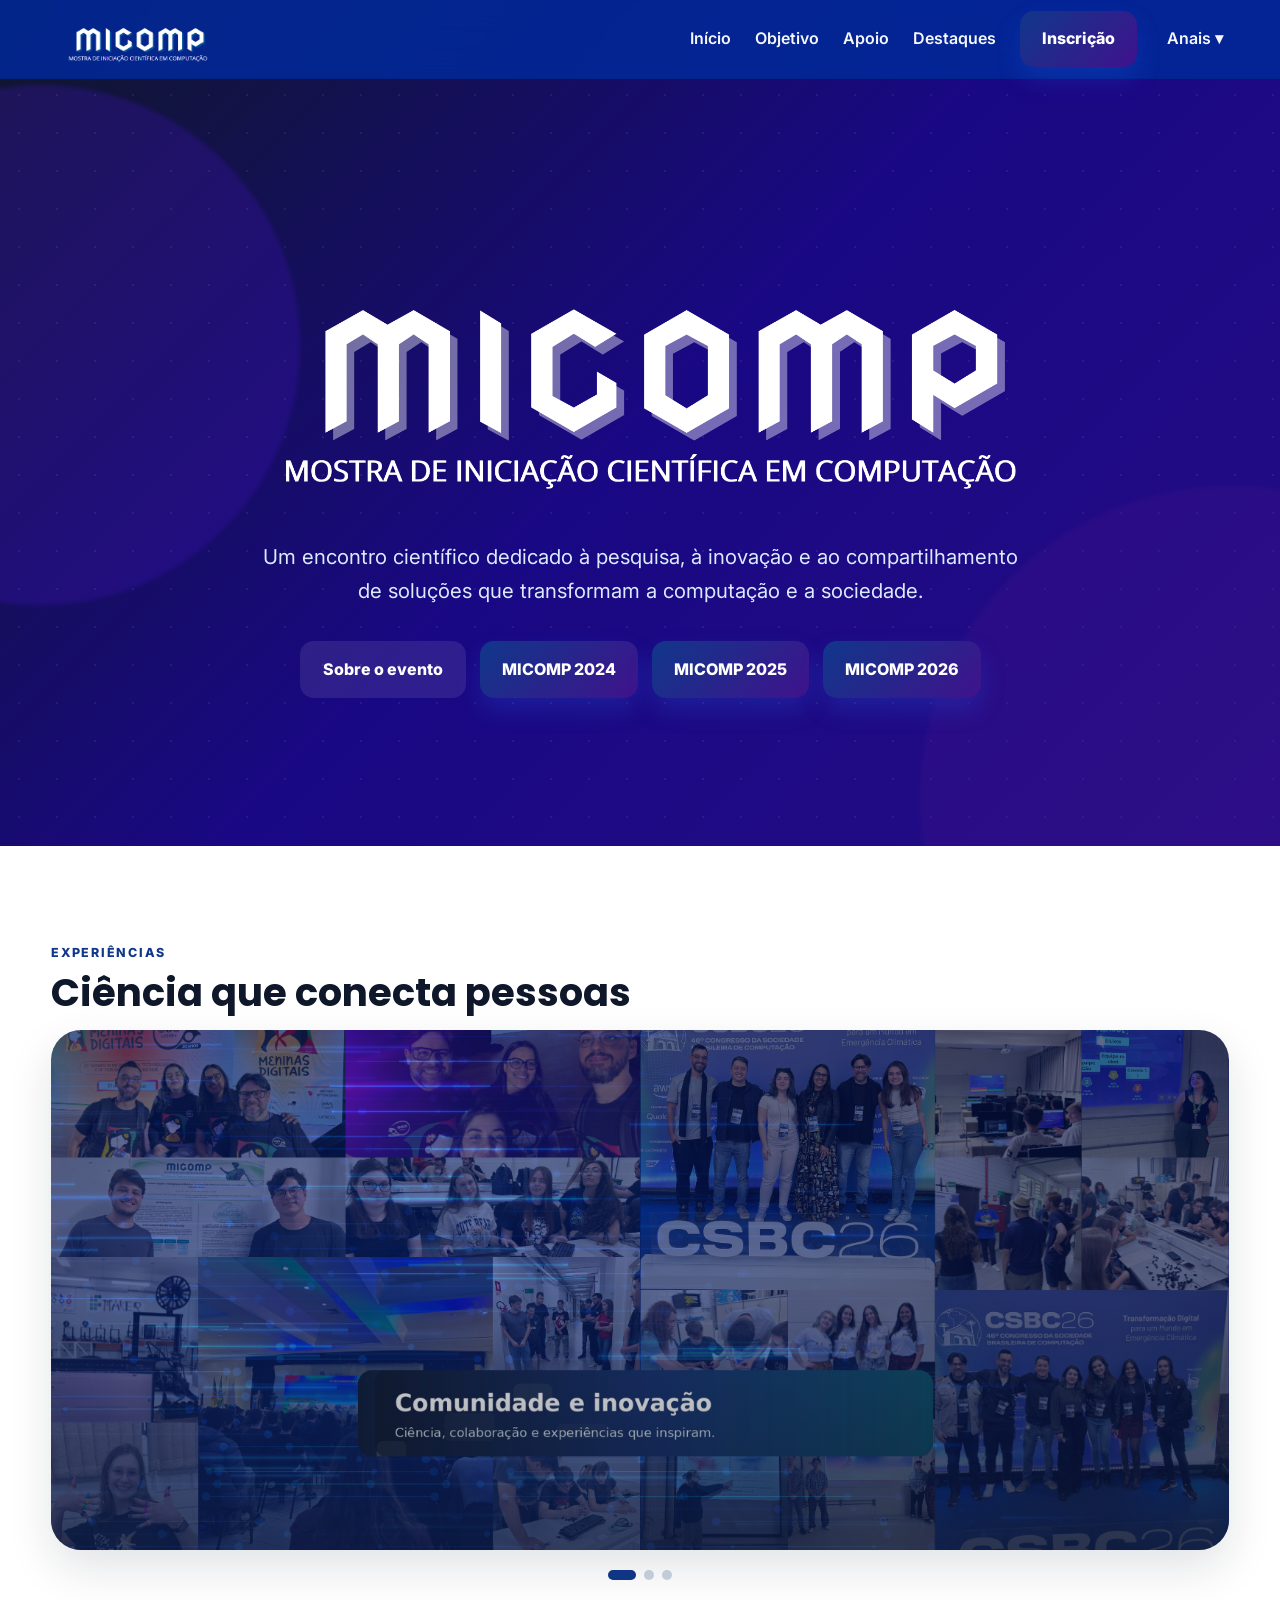
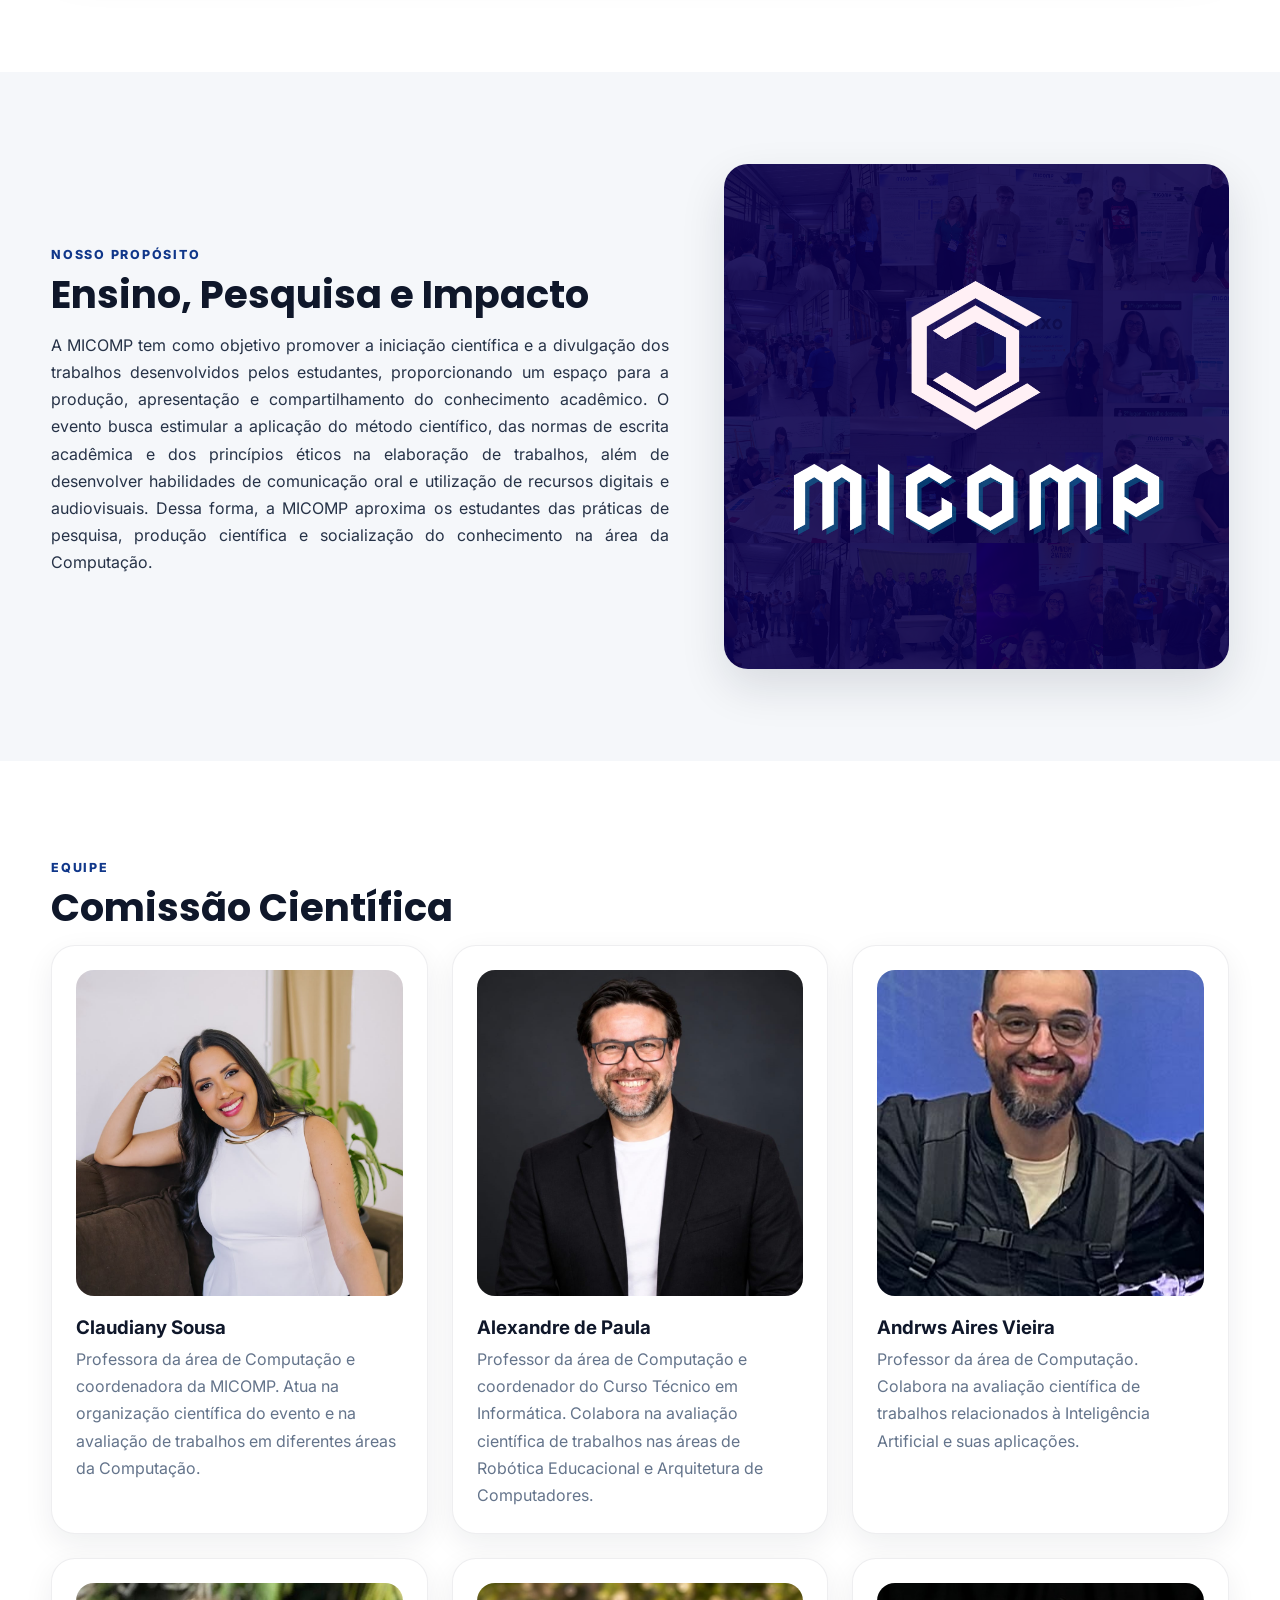
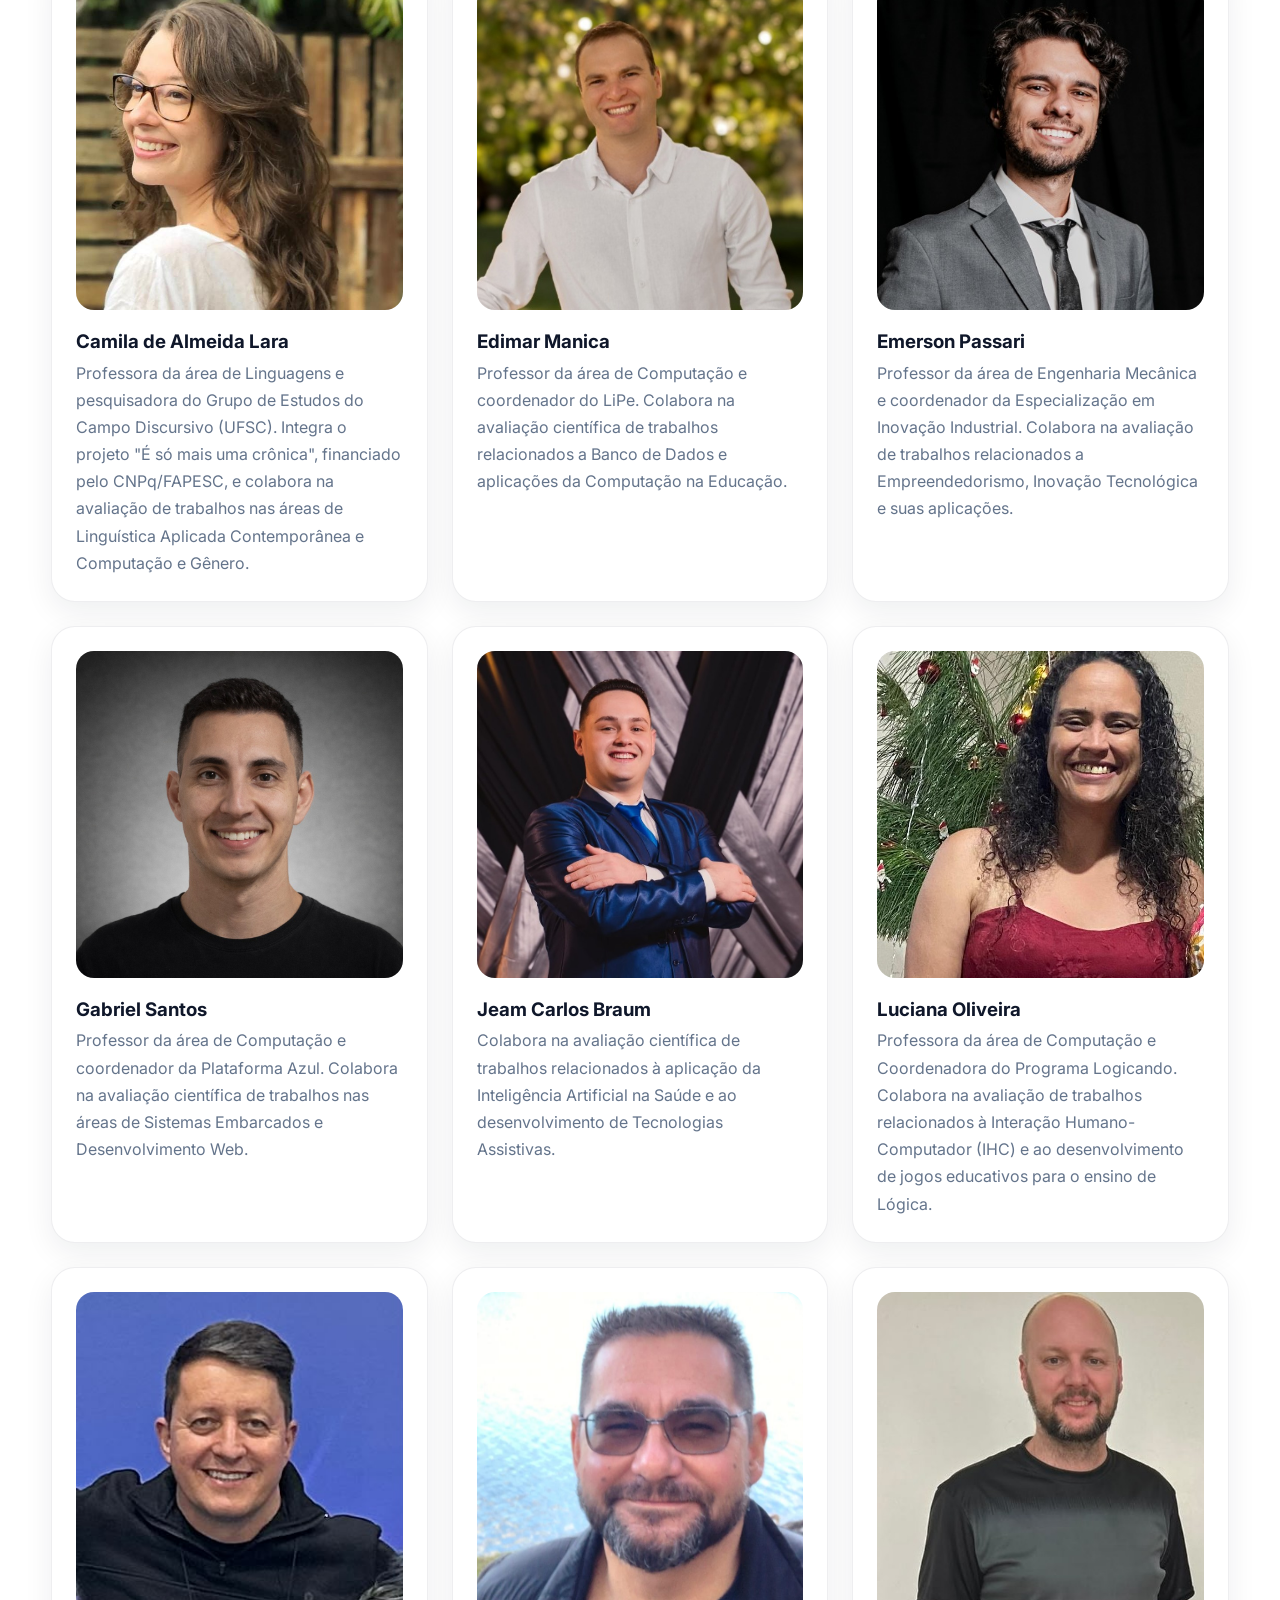
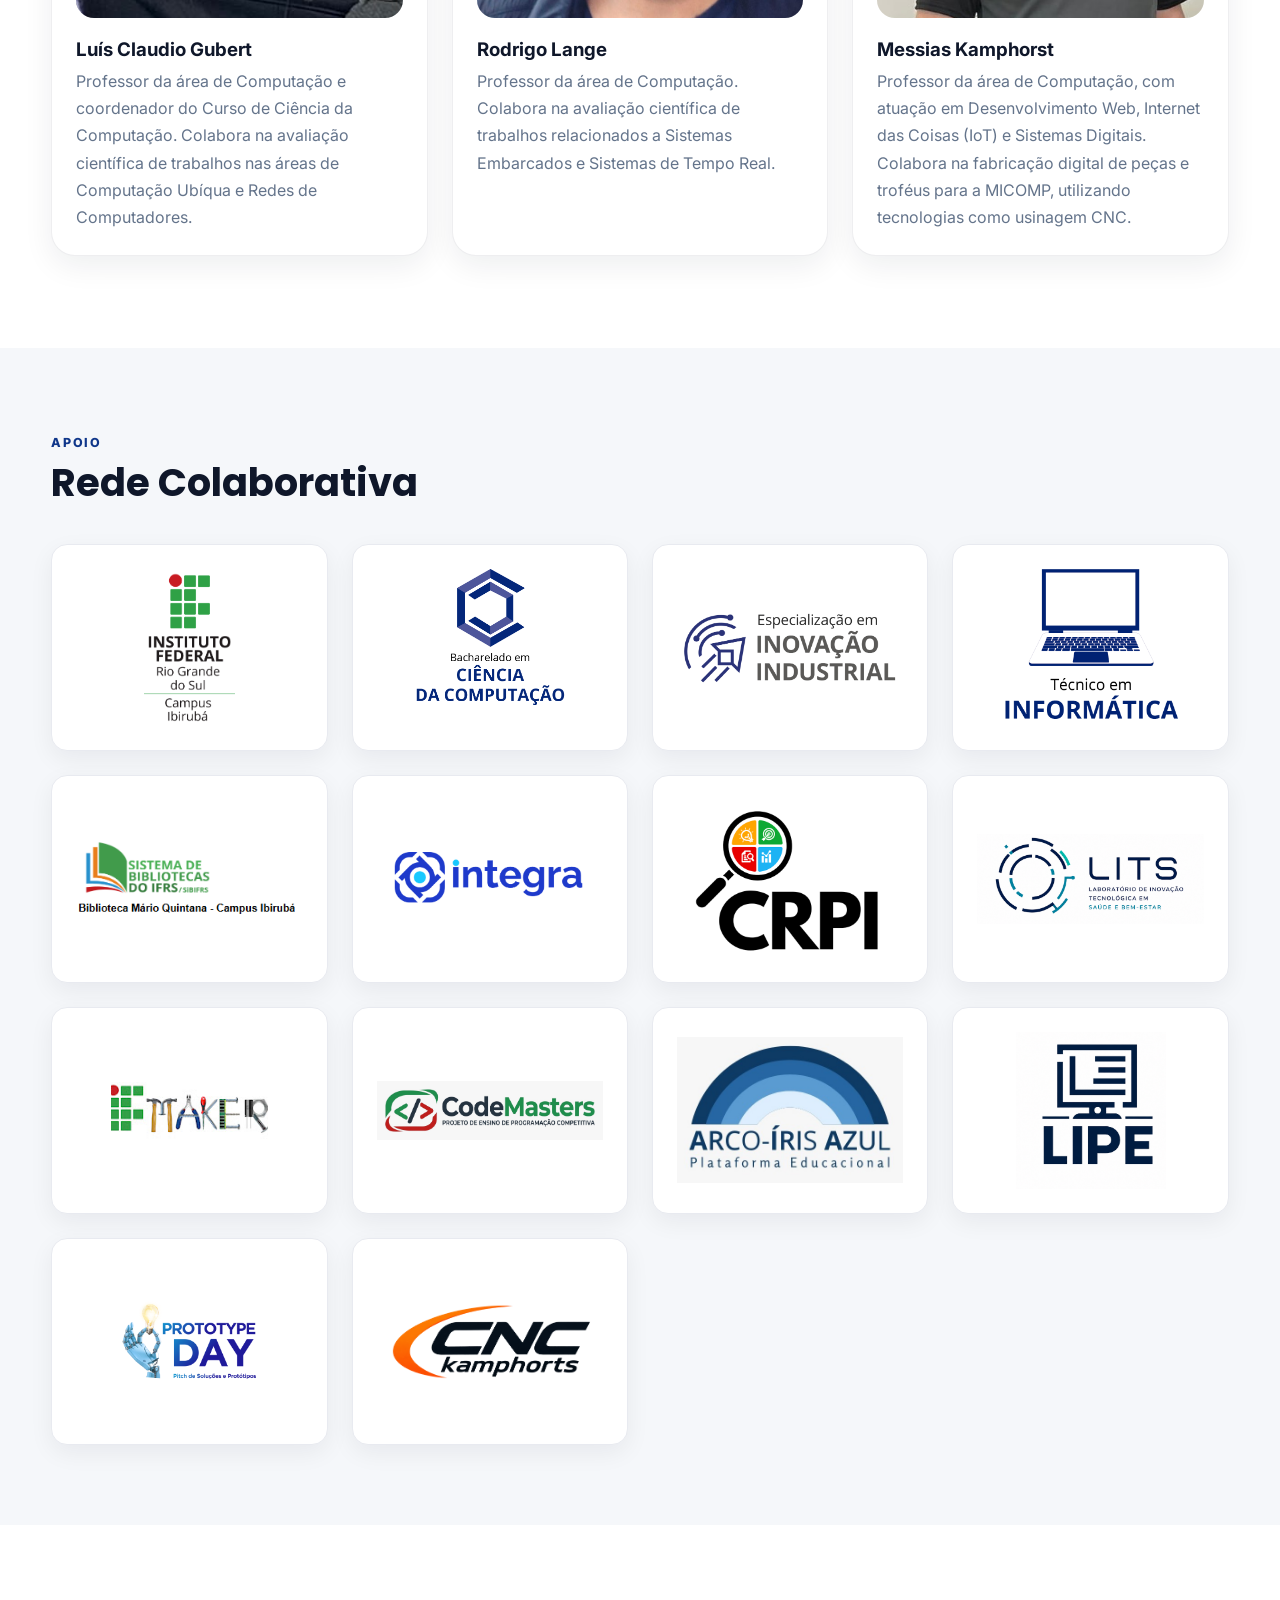
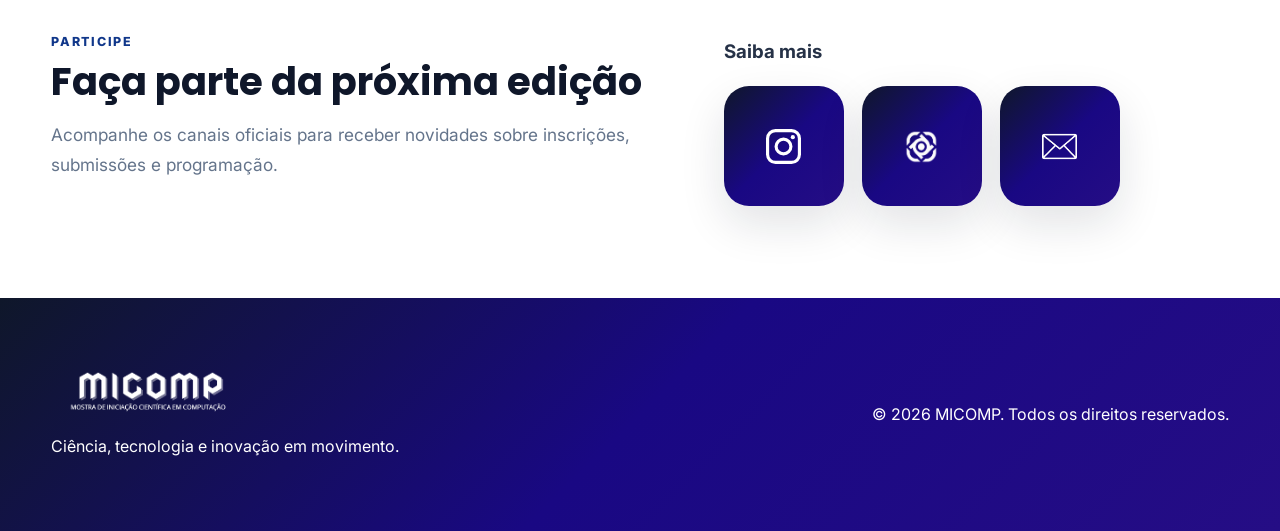
<file: index.html>
<!doctype html>
<html lang="pt-BR">

<head>
    <meta charset="utf-8">
    <meta name="viewport" content="width=device-width,initial-scale=1">
    <meta name="description" content="MICOMP - Mostra de Inovação e Computação">
    <title>MICOMP | Anais do Evento</title>
    <link rel="stylesheet" href="css/style.css">
    <link rel="stylesheet" href="css/patrocinio.css">
</head>

<body>
    <header class="nav">
        <div class="container nav-inner">
            <a class="brand" href="index.html">
                <img src="img/logo.png" alt="MICOMP">
            </a>
            <button class="menu-btn" aria-label="Abrir menu" aria-expanded="false">☰</button>
            <nav class="nav-links" aria-label="Navegação principal">
                <a href="index.html#inicio" class="a-link">Início</a>
                <a href="index.html#objetivo" class="a-link">Objetivo</a>
                <a href="index.html#apoio" class="a-link">Apoio</a>
                <a href="destaques.html" class="a-link">Destaques</a>
                <a class="btn btn-primary" href="https://integra.ifrs.edu.br/institucional/eventos/micomp-mostra-de-iniciacao-cientifica-em-computacao">Inscrição</a>
                <div class="dropdown"><button class="dropdown-toggle" aria-haspopup="true">Anais ▾</button>
                    <div class="dropdown-menu">
                        <a href="anais2024.html">MICOMP 2024</a>
                        <a href="anais2025.html">MICOMP 2025</a>
                        <a href="anais2026.html">MICOMP 2026</a>
                    </div>
                </div>
            </nav>
        </div>
    </header>
    <main>
        <section class="hero" id="inicio">
            <div class="particles"></div>
            <div class="hero-content"><img class="hero-logo" src="img/logo.png" alt="MICOMP">

                <p>Um encontro científico dedicado à pesquisa, à inovação e ao compartilhamento de soluções que transformam a computação e a sociedade.</p>
                <div class="hero-actions">
                    <a class="btn btn-outline" href="#objetivo">Sobre o evento</a>
                    <a class="btn btn-primary" href="anais2024.html">MICOMP 2024</a>
                    <a class="btn btn-primary" href="anais2025.html">MICOMP 2025</a>
                    <a class="btn btn-primary" href="anais2026.html">MICOMP 2026</a>
                </div>
            </div>
        </section>
        <section class="section" id="anais">
            <div class="container"><span class="eyebrow">Experiências</span>
                <h2 class="title">Ciência que conecta pessoas</h2>
                <div class="carousel reveal">

                    <div class="slide active">
                        <img src="img/22.png" alt="Palestras do evento">
                    </div>
                    <div class="slide">
                        <img src="img/23.png" alt="Trabalhos apresentados">
                    </div>
                    <div class="slide">
                        <img src="img/24.png" alt="Participantes do evento ">
                    </div>
                </div>
                <div class="dots "><span class="dot active "></span><span class="dot "></span><span class="dot "></span>
                </div>
            </div>
        </section>
        <section class="section alt " id="objetivo ">
            <div class="container split ">
                <div class="reveal "><span class="eyebrow ">Nosso propósito</span>
                    <h2 class="title ">Ensino, Pesquisa e Impacto</h2>
                    <p style="text-align:justify "> A MICOMP tem como objetivo promover a iniciação científica e a divulgação dos trabalhos desenvolvidos pelos estudantes, proporcionando um espaço para a produção, apresentação e compartilhamento do conhecimento acadêmico. O evento busca
                        estimular a aplicação do método científico, das normas de escrita acadêmica e dos princípios éticos na elaboração de trabalhos, além de desenvolver habilidades de comunicação oral e utilização de recursos digitais e audiovisuais.
                        Dessa forma, a MICOMP aproxima os estudantes das práticas de pesquisa, produção científica e socialização do conhecimento na área da Computação.
                    </p>

                </div>
                <div class="tech-art reveal " aria-label="Ilustração tecnológica abstrata ">
                    <img src="img/logo-home.png " alt="MICOMP ">
                </div>
            </div>
        </section>
        <section class="section " id="organizacao ">
            <div class="container "><span class="eyebrow ">Equipe</span>
                <h2 class="title ">Comissão Científica</h2>
                <div class="grid ">

                    <article class="card person reveal">
                        <img src="img/colaboradores/pessoa1.jpeg" alt="Foto de Claudiany Sousa">
                        <h3>Claudiany Sousa</h3>
                        <p>Professora da área de Computação e coordenadora da MICOMP. Atua na organização científica do evento e na avaliação de trabalhos em diferentes áreas da Computação.</p>
                    </article>

                    <article class="card person reveal">
                        <img src="img/colaboradores/pessoa2.jpeg" alt="Foto de Alexandre de Paula">
                        <h3>Alexandre de Paula</h3>
                        <p>Professor da área de Computação e coordenador do Curso Técnico em Informática. Colabora na avaliação científica de trabalhos nas áreas de Robótica Educacional e Arquitetura de Computadores.</p>
                    </article>

                    <article class="card person reveal">
                        <img src="img/colaboradores/pessoa3.jpeg" alt="Foto de Andrws Aires Vieira">
                        <h3>Andrws Aires Vieira</h3>
                        <p>Professor da área de Computação. Colabora na avaliação científica de trabalhos relacionados à Inteligência Artificial e suas aplicações.</p>
                    </article>

                    <article class="card person reveal">
                        <img src="img/colaboradores/pessoa11.jpeg" alt="Foto de Camila de Almeida Lara">
                        <h3>Camila de Almeida Lara</h3>
                        <p>Professora da área de Linguagens e pesquisadora do Grupo de Estudos do Campo Discursivo (UFSC). Integra o projeto "É só mais uma crônica", financiado pelo CNPq/FAPESC, e colabora na avaliação de trabalhos nas áreas de Linguística
                            Aplicada Contemporânea e Computação e Gênero.</p>
                    </article>

                    <article class="card person reveal">
                        <img src="img/colaboradores/pessoa4.jpeg" alt="Foto de Edimar Manica">
                        <h3>Edimar Manica</h3>
                        <p>Professor da área de Computação e coordenador do LiPe. Colabora na avaliação científica de trabalhos relacionados a Banco de Dados e aplicações da Computação na Educação.</p>
                    </article>

                    <article class="card person reveal">
                        <img src="img/colaboradores/pessoa5.jpeg" alt="Foto de Emerson Passari">
                        <h3>Emerson Passari</h3>
                        <p>Professor da área de Engenharia Mecânica e coordenador da Especialização em Inovação Industrial. Colabora na avaliação de trabalhos relacionados a Empreendedorismo, Inovação Tecnológica e suas aplicações.</p>
                    </article>

                    <article class="card person reveal">
                        <img src="img/colaboradores/pessoa6.jpeg" alt="Foto de Gabriel Santos">
                        <h3>Gabriel Santos</h3>
                        <p>Professor da área de Computação e coordenador da Plataforma Azul. Colabora na avaliação científica de trabalhos nas áreas de Sistemas Embarcados e Desenvolvimento Web.</p>
                    </article>

                    <article class="card person reveal">
                        <img src="img/colaboradores/pessoa7.jpeg" alt="Foto de Jeam Carlos Braum">
                        <h3>Jeam Carlos Braum</h3>
                        <p>Colabora na avaliação científica de trabalhos relacionados à aplicação da Inteligência Artificial na Saúde e ao desenvolvimento de Tecnologias Assistivas.</p>
                    </article>

                    <article class="card person reveal">
                        <img src="img/colaboradores/pessoa12.jpeg" alt="Foto de Luciana Oliveira">
                        <h3>Luciana Oliveira</h3>
                        <p>Professora da área de Computação e Coordenadora do Programa Logicando. Colabora na avaliação de trabalhos relacionados à Interação Humano-Computador (IHC) e ao desenvolvimento de jogos educativos para o ensino de Lógica.</p>
                    </article>

                    <article class="card person reveal">
                        <img src="img/colaboradores/pessoa8.jpeg" alt="Foto de Luís Claudio Gubert">
                        <h3>Luís Claudio Gubert</h3>
                        <p>Professor da área de Computação e coordenador do Curso de Ciência da Computação. Colabora na avaliação científica de trabalhos nas áreas de Computação Ubíqua e Redes de Computadores.</p>
                    </article>

                    <article class="card person reveal">
                        <img src="img/colaboradores/pessoa9.jpeg" alt="Foto de Rodrigo Lange">
                        <h3>Rodrigo Lange</h3>
                        <p>Professor da área de Computação. Colabora na avaliação científica de trabalhos relacionados a Sistemas Embarcados e Sistemas de Tempo Real.</p>
                    </article>

                    <article class="card person reveal">
                        <img src="img/colaboradores/pessoa10.jpeg" alt="Foto de Messias Kamphorst">
                        <h3>Messias Kamphorst</h3>
                        <p>Professor da área de Computação, com atuação em Desenvolvimento Web, Internet das Coisas (IoT) e Sistemas Digitais. Colabora na fabricação digital de peças e troféus para a MICOMP, utilizando tecnologias como usinagem CNC.</p>
                    </article>


                </div>
            </div>
        </section>
        <section class="section alt patrocinadores " id="apoio ">
            <div class="container ">
                <span class="eyebrow ">Apoio</span>
                <h2 class="title ">Rede Colaborativa</h2>

                <div class="patrocinadores-grid ">

                    <div class="patrocinador-card ">
                        <img src="img/logos/logo1.png " alt="Patrocinador 1 ">
                    </div>

                    <div class="patrocinador-card ">
                        <img src="img/logos/logo2.png " alt="Patrocinador 2 ">
                    </div>

                    <div class="patrocinador-card ">
                        <img src="img/logos/logo11.png " alt="Patrocinador 11 ">
                    </div>

                    <div class="patrocinador-card ">
                        <img src="img/logos/logo12.png " alt="Patrocinador 3 ">
                    </div>

                    <div class="patrocinador-card ">
                        <img src="img/logos/logo3.png " alt="Patrocinador 4 ">
                    </div>
                    <div class="patrocinador-card ">
                        <img src="img/logos/logo6.png " alt="Patrocinador 11 ">
                    </div>
                    <div class="patrocinador-card ">
                        <img src="img/logos/logo10.png " alt="Patrocinador 5 ">
                    </div>

                    <div class="patrocinador-card ">
                        <img src="img/logos/logo5.png " alt="Patrocinador 6 ">
                    </div>

                    <div class="patrocinador-card ">
                        <img src="img/logos/logo7.jpg " alt="Patrocinador 7 ">
                    </div>
                    <div class="patrocinador-card ">
                        <img src="img/logos/logo16.jpeg" alt="Patrocinador 10 ">
                    </div>

                    <div class="patrocinador-card ">
                        <img src="img/logos/logo9.jpeg " alt="Patrocinador 9 ">
                    </div>

                    <div class="patrocinador-card ">
                        <img src="img/logos/logo8.png " alt="Patrocinador 8 ">
                    </div>

                    <!-- <div class="patrocinador-card ">
                        <img src="img/logos/logo13.png " alt="Patrocinador 13 ">
                    </div> -->

                    <!-- <div class="patrocinador-card ">
                        <img src="img/logos/logo17.png " alt="Patrocinador 14 ">
                    </div> -->
                    <div class="patrocinador-card ">
                        <img src="img/logos/logo4.png" alt="Patrocinador 10 ">
                    </div>
                    <div class="patrocinador-card ">
                        <img src="img/logos/logo15.png" alt="Patrocinador 10 ">
                    </div>

                </div>
            </div>
        </section>

        <!-- <section class="section alt ">
            <div class="container "><span class="eyebrow ">Parcerias</span>
                <h2 class="title ">Projetos e Instituições</h2>

                <div class="logo-grid ">
                    <br>
                    <div class=" "><img src="img/logos/logo1.png " alt="Logo da instituição parceira 1 ">
                    </div>
                    <div class=" "><img src="img/logos/logo2.png " alt="Logo da instituição parceira 2 ">
                    </div>
                    <div class=" "><img src="img/logos/logo3.png " alt="Logo da instituição parceira 3 ">
                    </div>
                    <div class=" "><img src="img/logos/logo4.png " alt="Logo da instituição parceira 4 ">
                    </div>
                    <div class="l "><img src="img/logos/logo5.png " alt="Logo da instituição parceira 5 ">
                    </div>
                    <div class=" "><img src="img/logos/logo6.png " alt="Logo da instituição parceira 6 ">
                    </div>
                </div>
            </div>
        </section> -->
        <section class="section " id="inscricao ">
            <div class="container split ">
                <div><span class="eyebrow ">Participe</span>
                    <h2 class="title ">Faça parte da próxima edição</h2>
                    <p class="lead ">Acompanhe os canais oficiais para receber novidades sobre inscrições, submissões e programação.</p>
                    <!-- <a class="btn btn-primary " href="#contato ">Quero receber novidades</a> -->
                </div>
                <div>
                    <h3>Saiba mais</h3>
                    <div class="socials ">
                        <a class="social " href="https://www.instagram.com/micomp.oficial?mdxt=MWczZDFmdWE0Y25nYQ%3D%3D&utm_source=qr " aria-label="Instagram ">
                            <img src="img/icons/instagram_branco.svg" class="icon-footer"> </a>
                        <a class="social " href="https://integra.ifrs.edu.br/ecossistema/projeto-institucional/124191 " aria-label="Rede Integra "> <img src="img/icons/integra.png" class="icon-footer"></a>
                        <a class="social " href="# " aria-label="YouTube "> <img src="img/icons/email.webp" class="icon-footer"> </a>
                    </div>
                </div>
            </div>
        </section>
    </main>
    <footer class="footer " id="contato ">
        <div class="container footer-grid ">
            <div><img src="img/logo.png " alt="MICOMP ">
                <p>Ciência, tecnologia e inovação em movimento.</p>
            </div>
            <p>© 2026 MICOMP. Todos os direitos reservados.</p>
        </div>
    </footer><button class="back-top " aria-label="Voltar ao topo ">↑</button>
    <script src="js/script.js "></script>
</body>

</html>
</file>
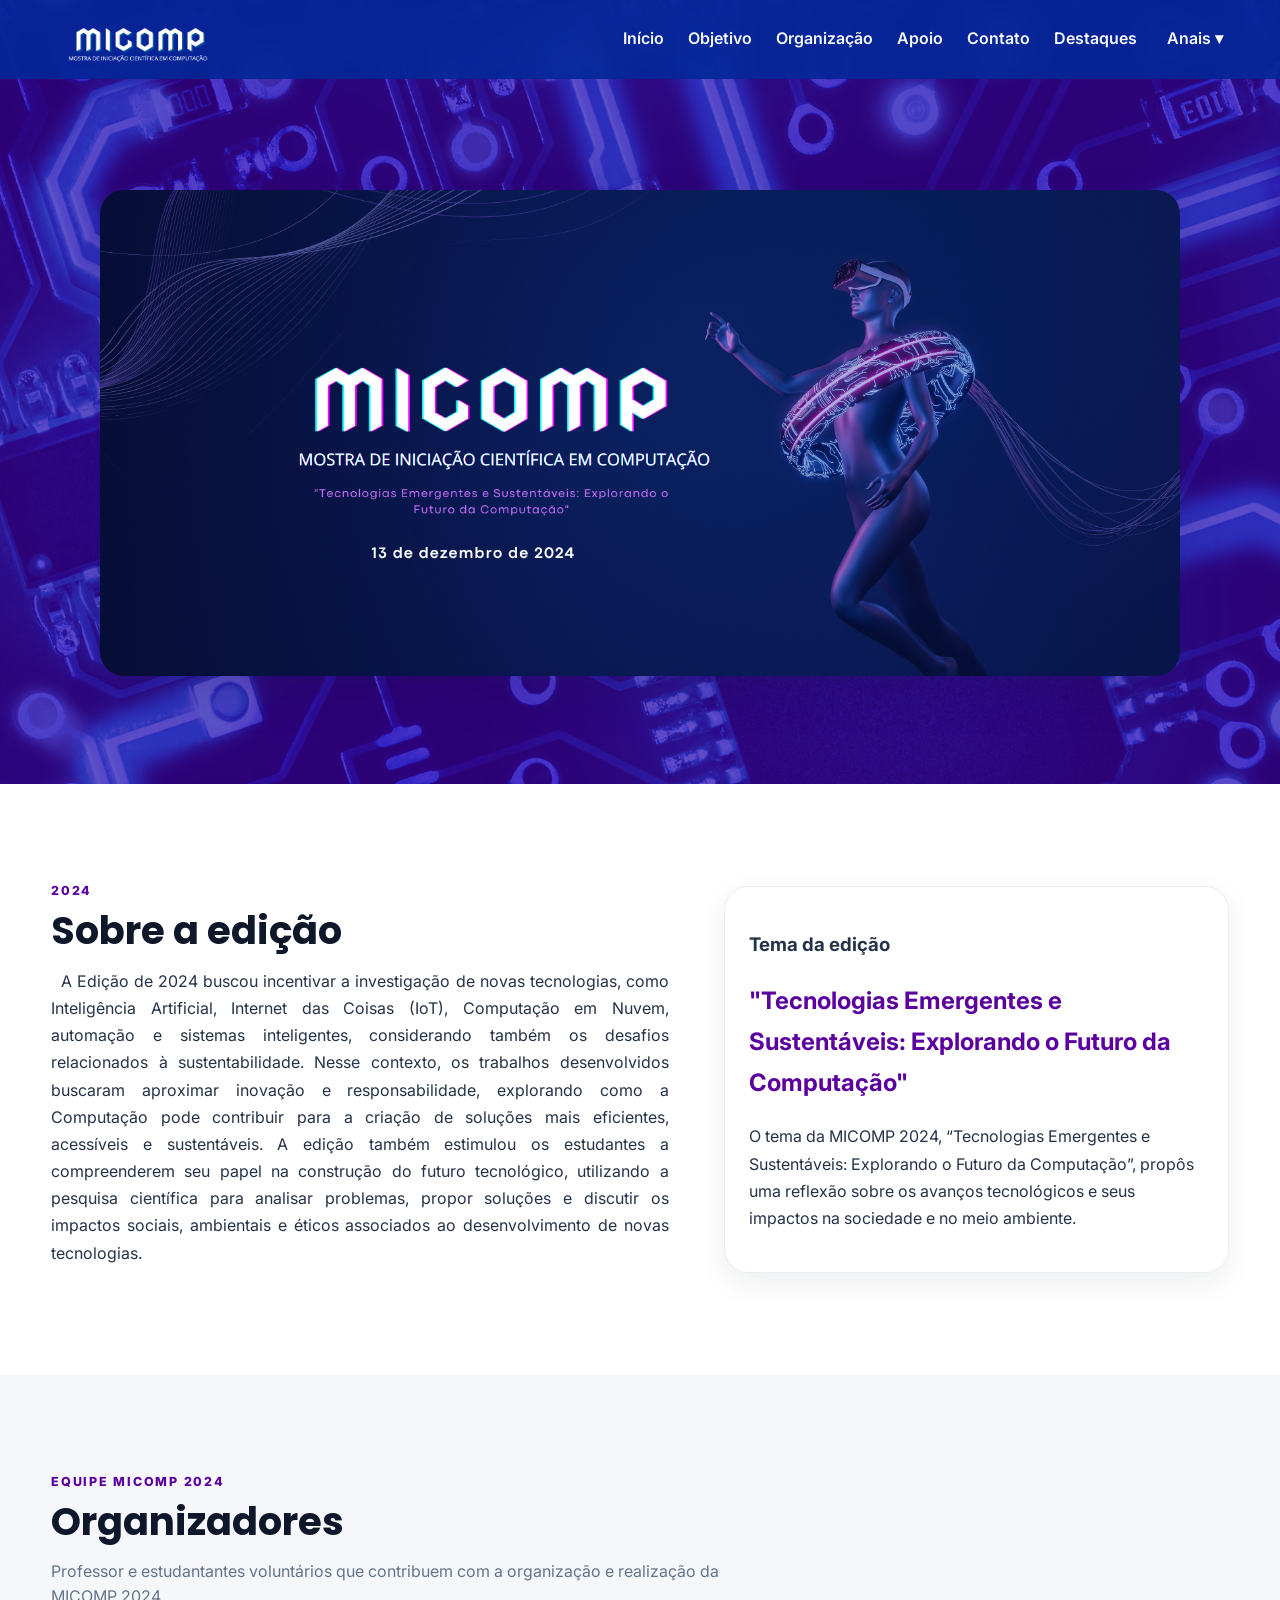
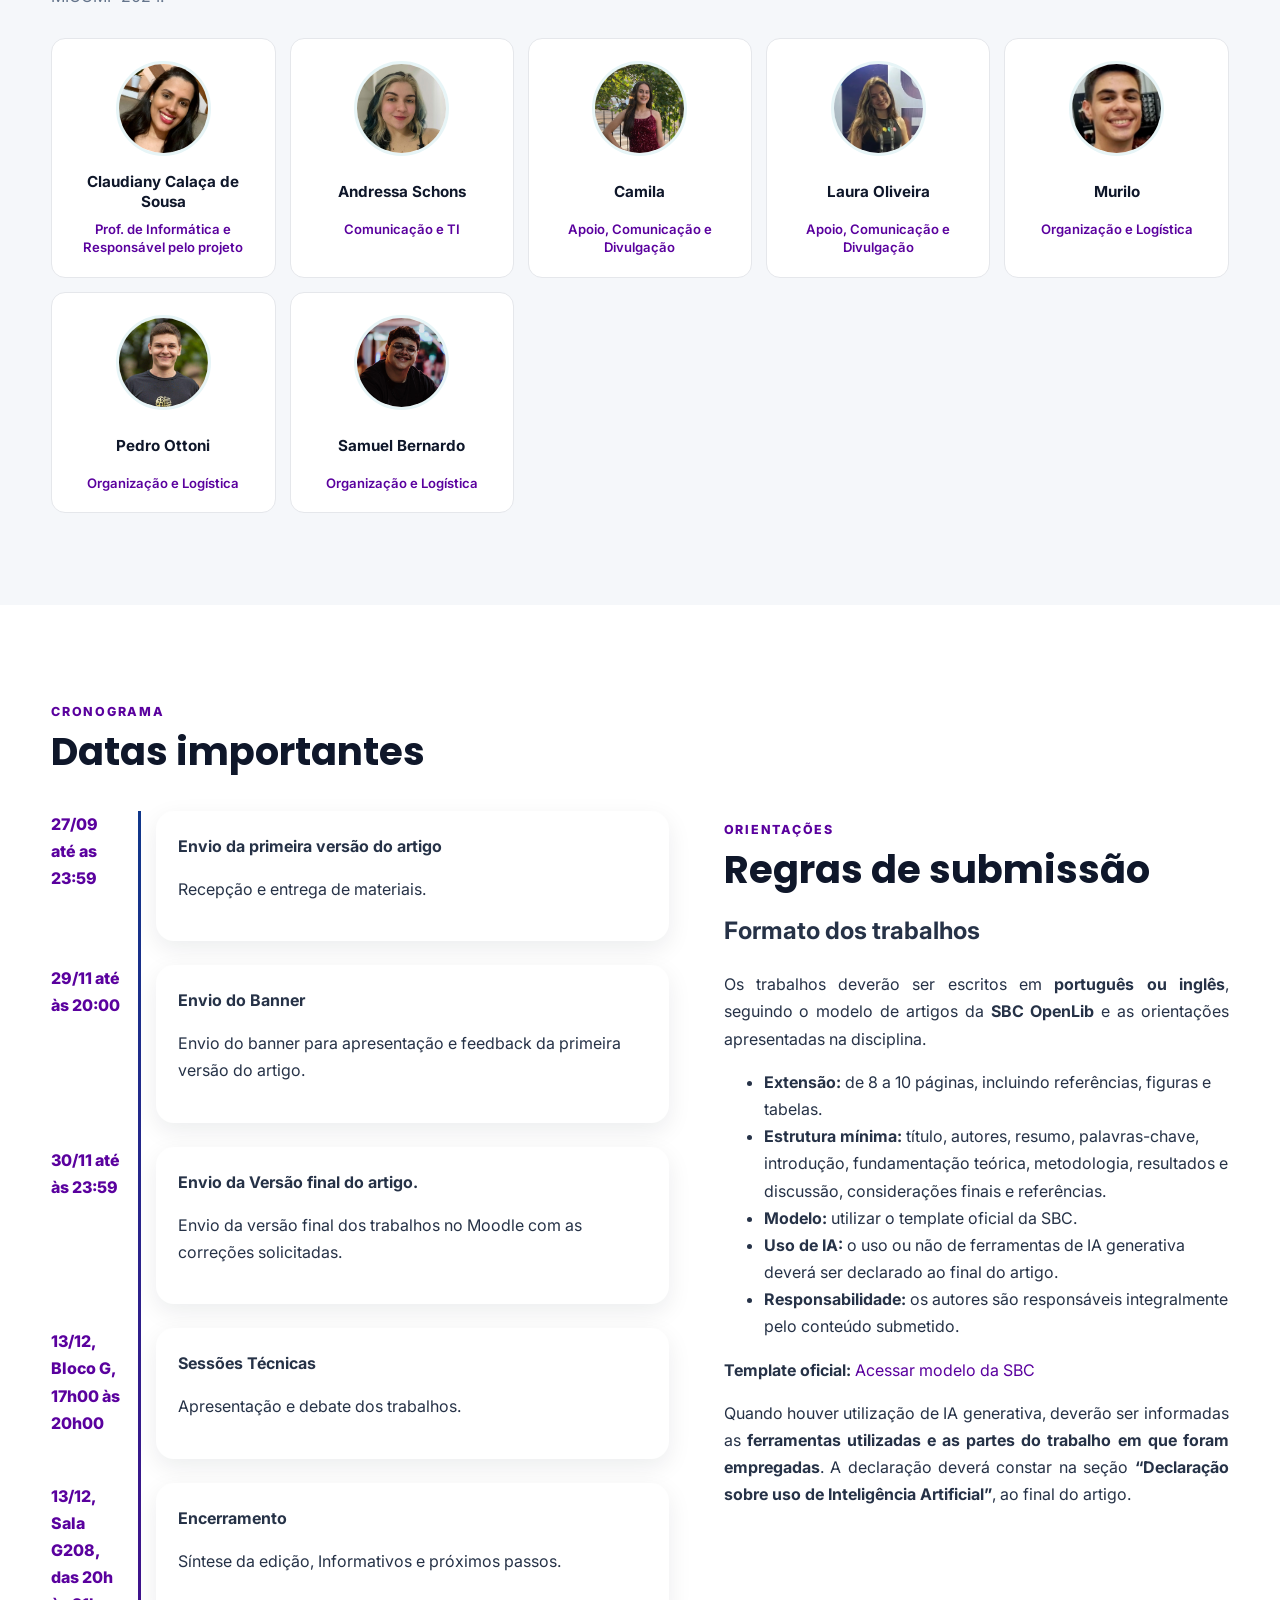
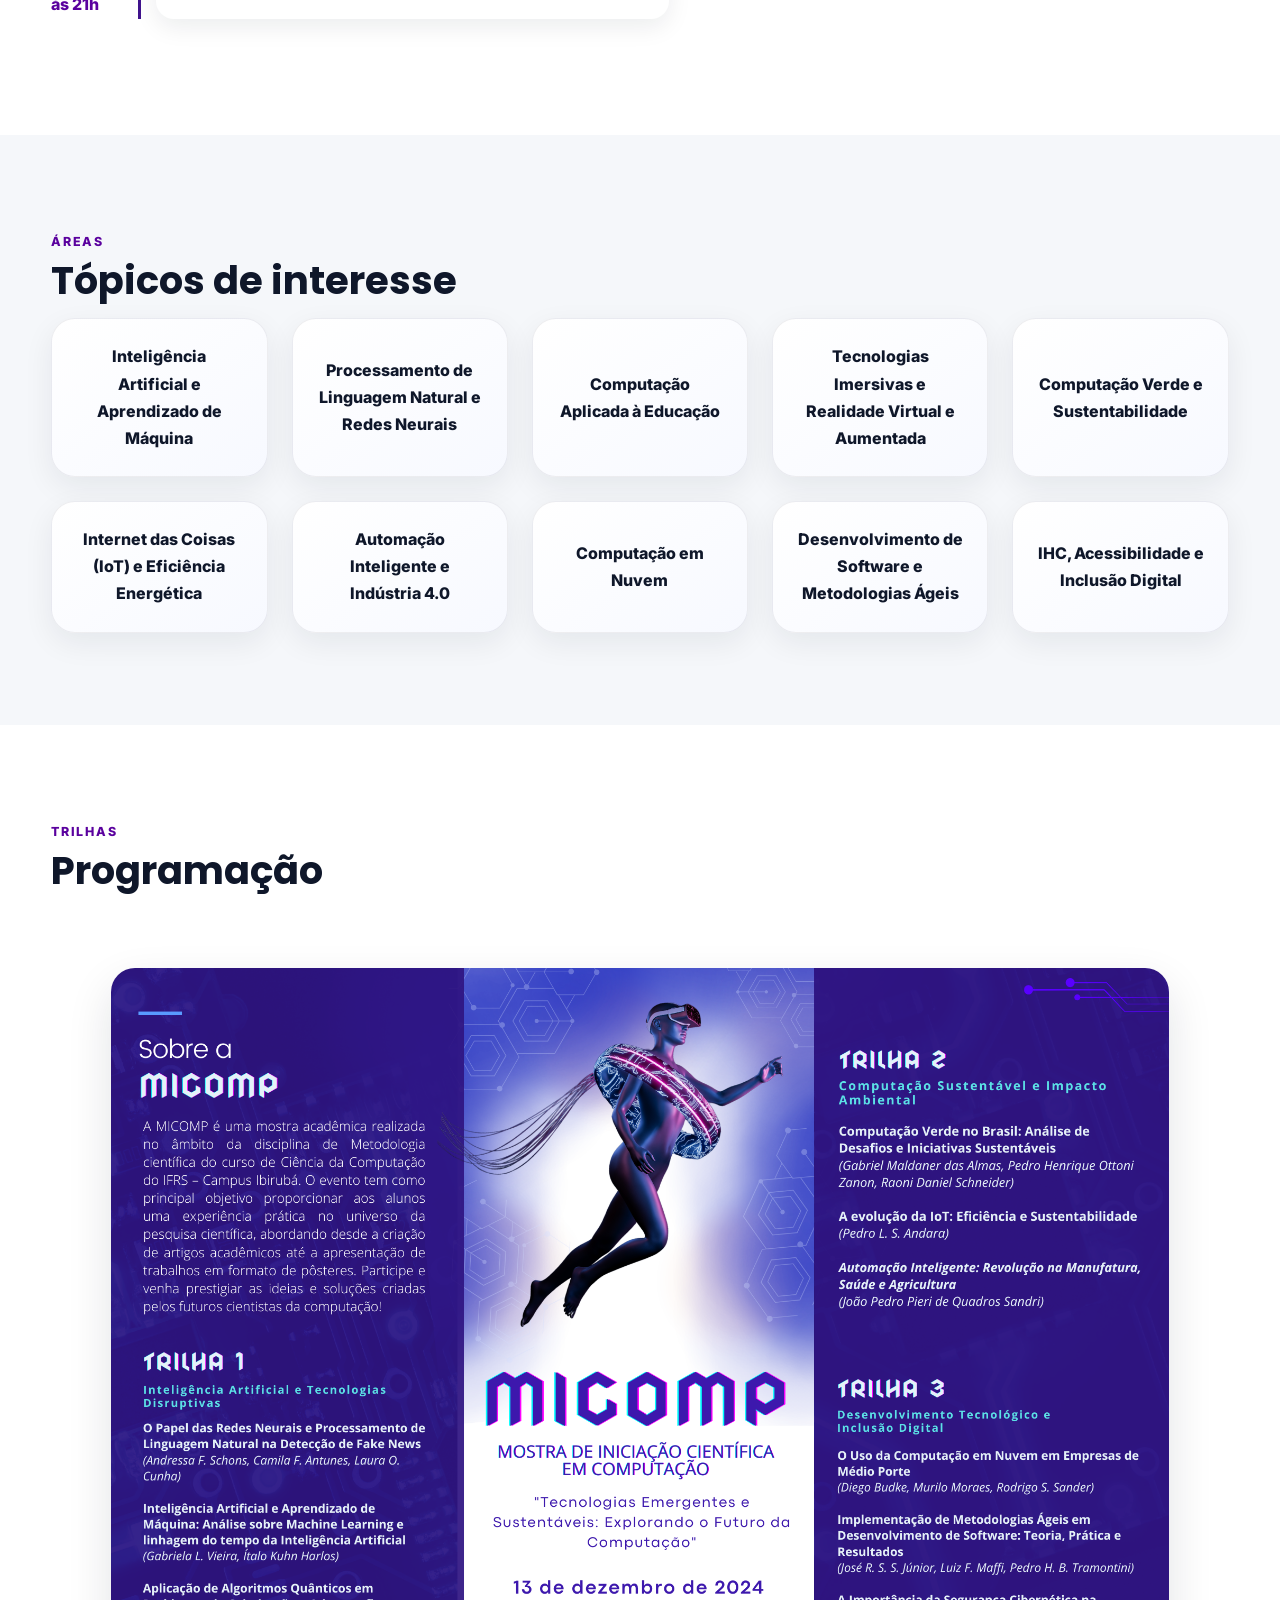
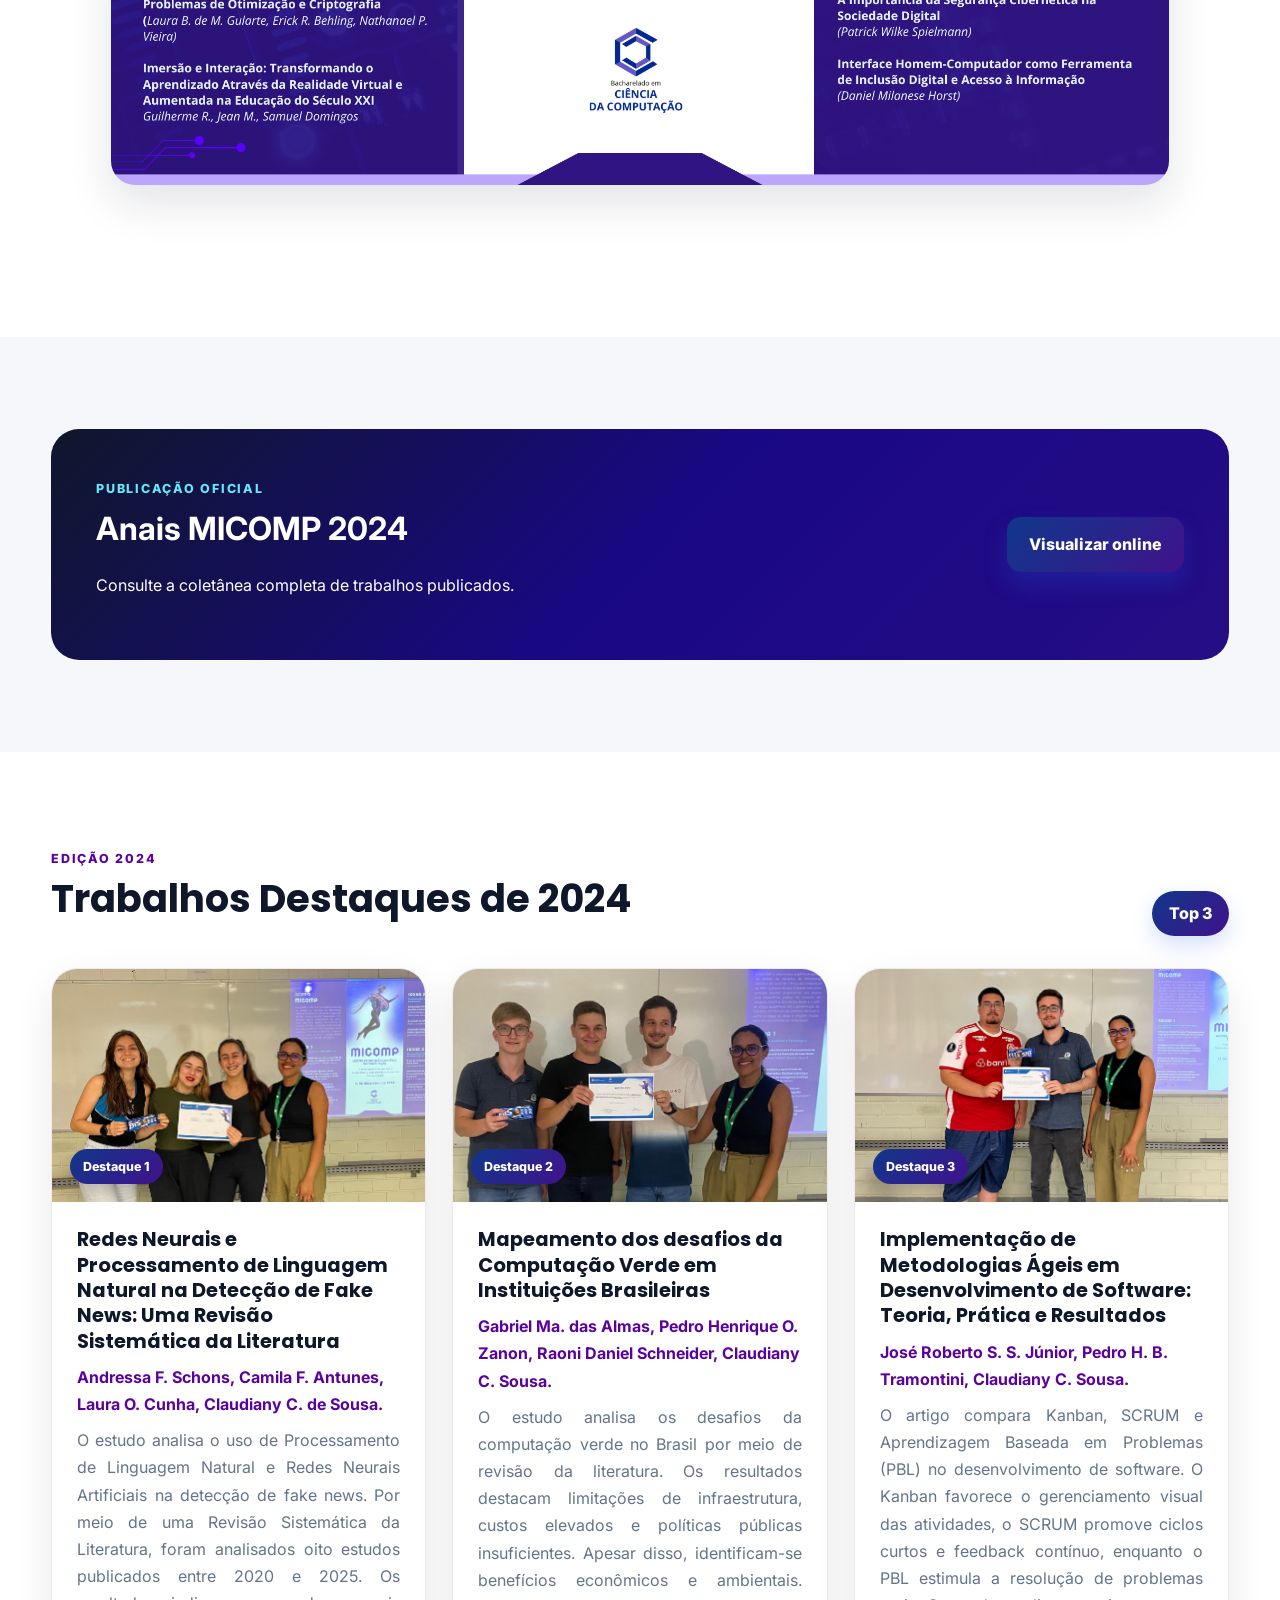
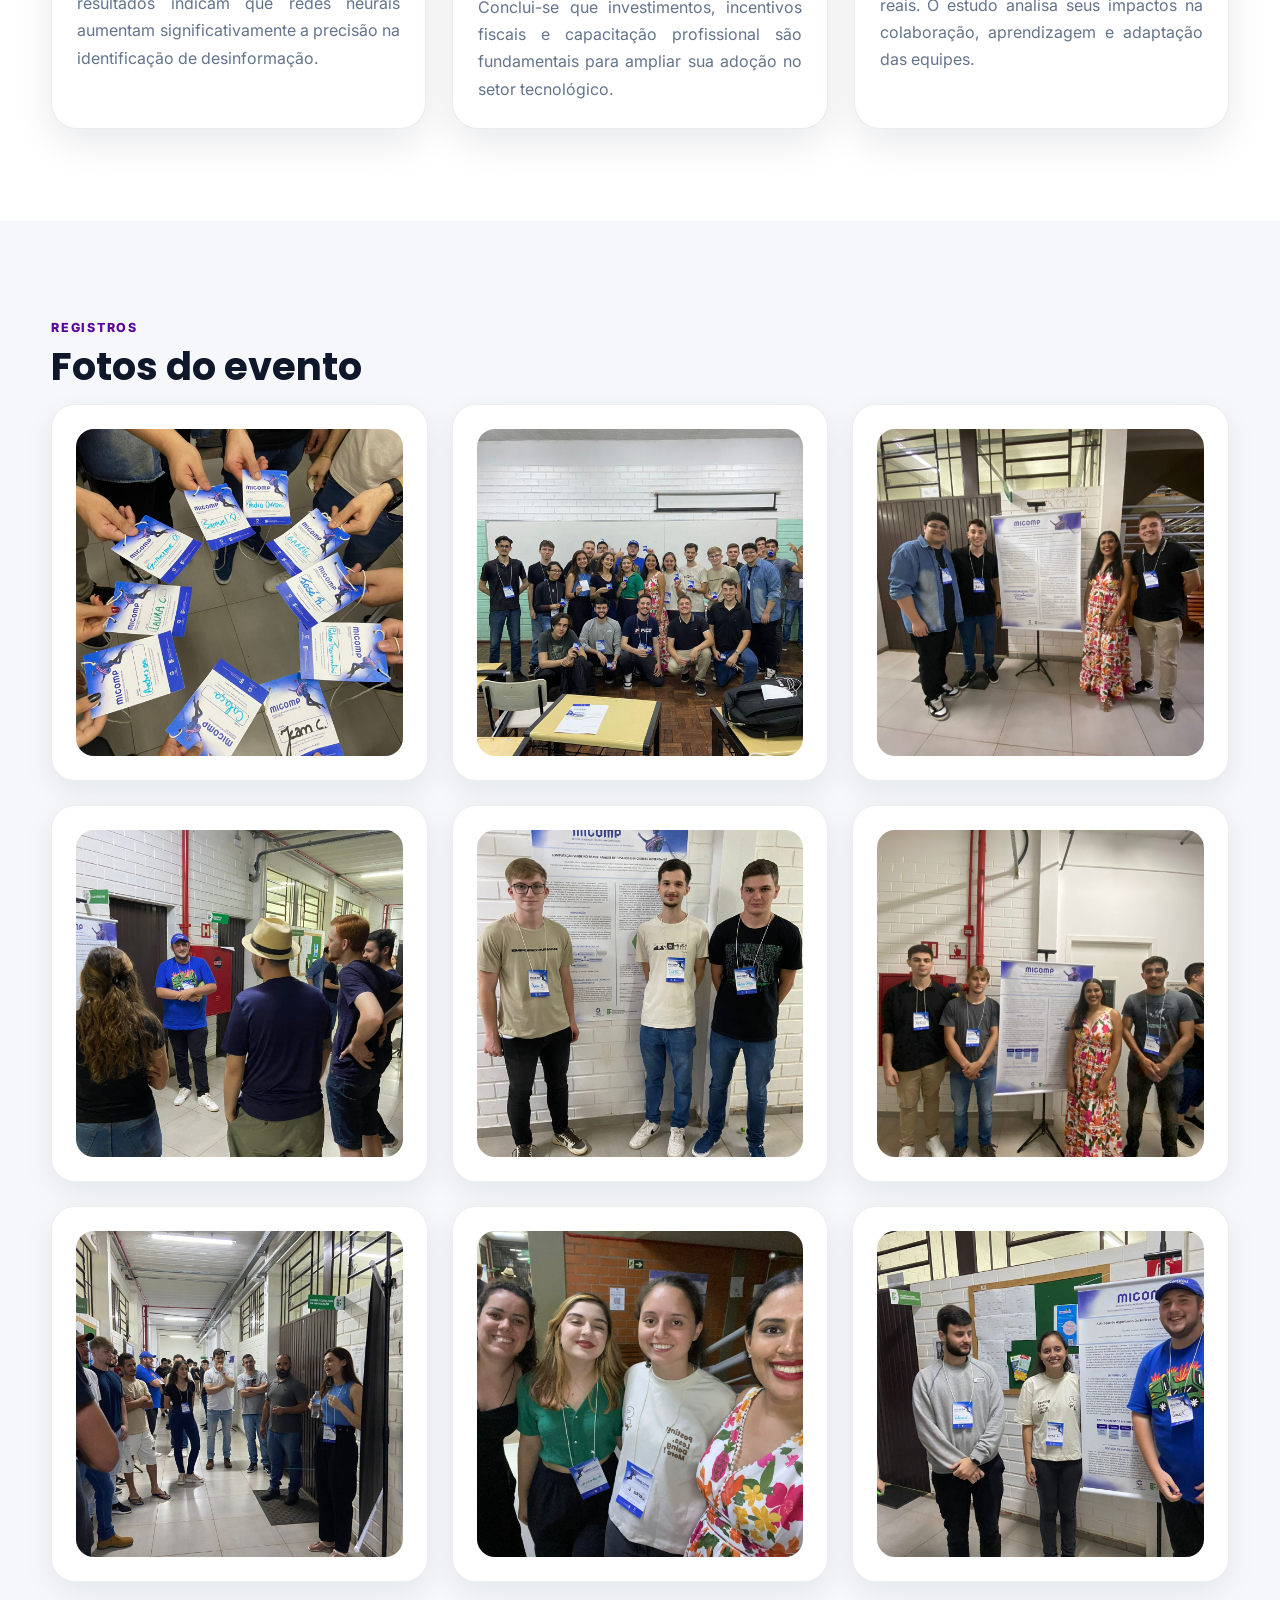
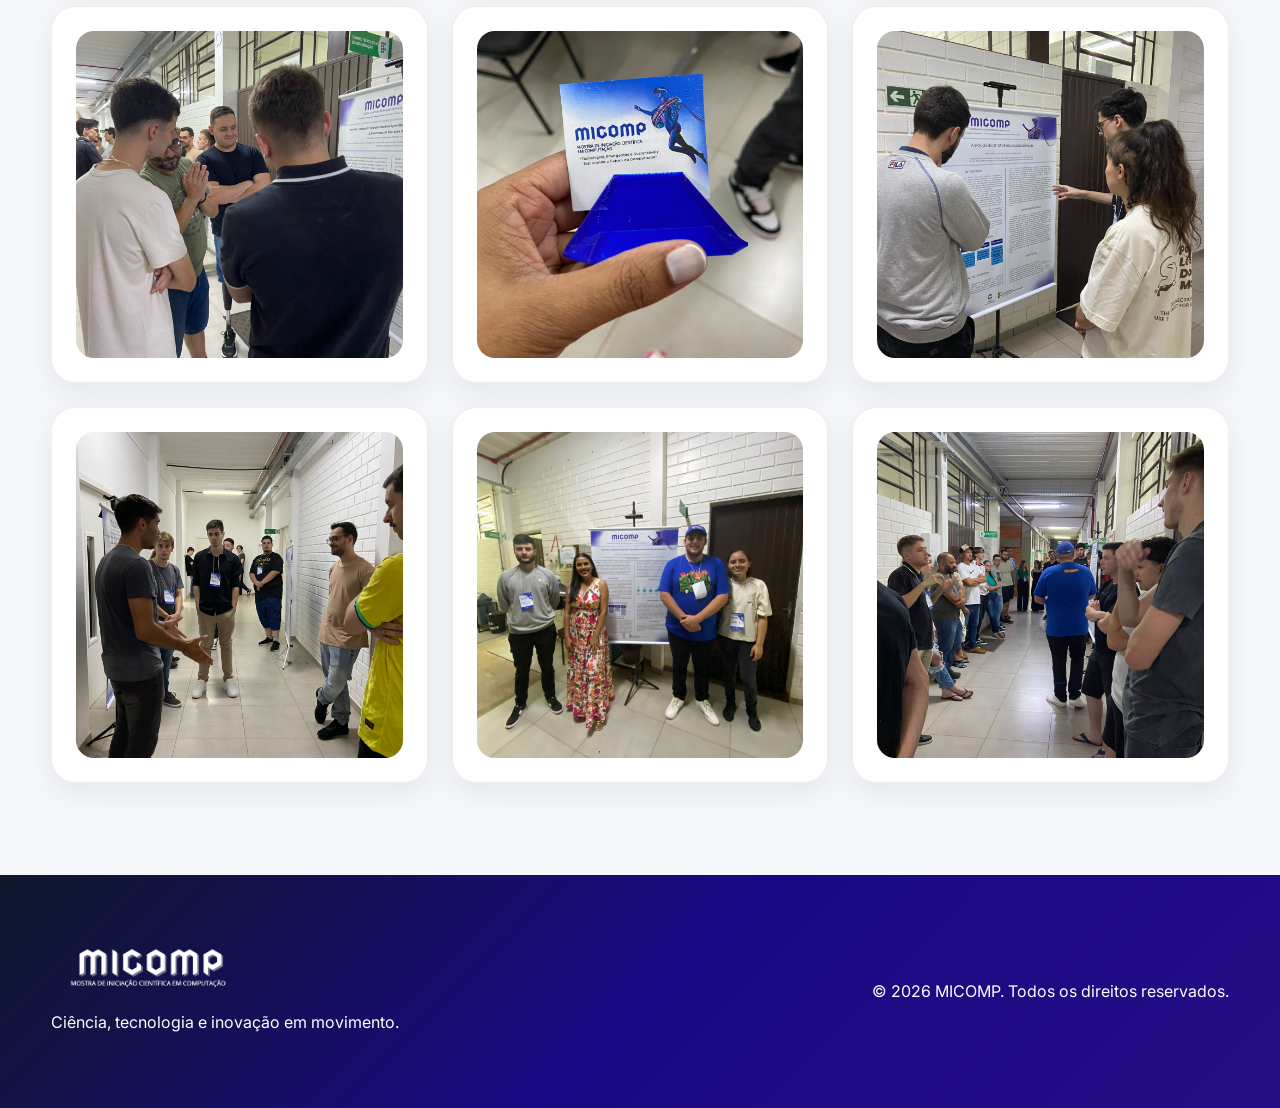
<file: anais2024.html>
<!doctype html>
<html lang="pt-BR">

<head>
    <meta charset="utf-8">
    <meta name="viewport" content="width=device-width,initial-scale=1">
    <title>Anais 2024 | MICOMP</title>
    <link rel="stylesheet" href="css/style.css">
</head>


<body>
    <header class="nav">
        <div class="container nav-inner">
            <a class="brand" href="index.html">
                <img src="img/logo.png" alt="MICOMP">
            </a>
            <button class="menu-btn" aria-label="Abrir menu" aria-expanded="false">☰</button>
            <nav class="nav-links" aria-label="Navegação principal">
                <a href="index.html#inicio" class="a-link">Início</a>
                <a href="index.html#objetivo" class="a-link">Objetivo</a>
                <a href="index.html#organizacao" class="a-link">Organização</a>
                <a href="index.html#apoio" class="a-link">Apoio</a>
                <a href="index.html#contato" class="a-link">Contato</a>
                <a href="destaques.html" class="a-link">Destaques</a>
                <div class="dropdown"><button class="dropdown-toggle" aria-haspopup="true">Anais ▾</button>
                    <div class="dropdown-menu">
                        <a href="anais2024.html">MICOMP 2024</a>
                        <a href="anais2025.html">MICOMP 2025</a>
                        <a href="anais2026.html">MICOMP 2026</a>
                    </div>
                </div>
            </nav>
        </div>
    </header>
    <main>
        <section class="year-hero" style="background-image:url('img/6.png')">
            <div class="container">
                <div class="">
                    <div class="banner-copy">
                        <img class="tech-art reveal" src="img/banner2024.png">
                    </div>

                </div>
            </div>
        </section>
        <section class="section">
            <div class="container split">
                <div class="reveal"><span class="eyebrow" style="color:#5a019e;">2024</span>
                    <h3 class="title">Sobre a edição</h3>
                    <p style="text-align: justify;">&nbsp; A Edição de 2024 buscou incentivar a investigação de novas tecnologias, como Inteligência Artificial, Internet das Coisas (IoT), Computação em Nuvem, automação e sistemas inteligentes, considerando também os desafios relacionados
                        à sustentabilidade. Nesse contexto, os trabalhos desenvolvidos buscaram aproximar inovação e responsabilidade, explorando como a Computação pode contribuir para a criação de soluções mais eficientes, acessíveis e sustentáveis.
                        A edição também estimulou os estudantes a compreenderem seu papel na construção do futuro tecnológico, utilizando a pesquisa científica para analisar problemas, propor soluções e discutir os impactos sociais, ambientais e éticos
                        associados ao desenvolvimento de novas tecnologias.
                    </p>
                </div>
                <div class="card reveal">
                    <h3>Tema da edição</h3>
                    <h2 style="color: #5a019e;">"Tecnologias Emergentes e Sustentáveis: Explorando o Futuro da Computação"</h2>
                    <p>O tema da MICOMP 2024, “Tecnologias Emergentes e Sustentáveis: Explorando o Futuro da Computação”, propôs uma reflexão sobre os avanços tecnológicos e seus impactos na sociedade e no meio ambiente.</p>
                </div>
            </div>
        </section>

        <section class="section alt" id="alunos-organizadores">
            <div class="container">

                <span class="eyebrow" style="color:#5a019e;">Equipe MICOMP 2024</span>
                <h2 class="title">Organizadores</h2>

                <p class="organizers-intro">
                    Professor e estudantantes voluntários que contribuem com a organização e realização da MICOMP 2024.
                </p>

                <div class="organizers-grid">

                    <!-- Aluno 1 -->
                    <article class="organizer-card reveal">
                        <div class="organizer-photo">
                            <img src="img/organizadores/7.jpeg" alt="Nome do Aluno 1">
                        </div>
                        <h3>Claudiany Calaça de Sousa</h3>
                        <p class="organizer-role" style="color:#5a019e;">Prof. de Informática e Responsável pelo projeto</p>
                    </article>

                    <!-- Aluno 2 -->
                    <article class="organizer-card reveal">
                        <div class="organizer-photo">
                            <img src="img/organizadores/5.jpg" alt="Nome do Aluno 2">
                        </div>
                        <h3>Andressa Schons</h3>
                        <p class="organizer-role" style="color:#5a019e;">Comunicação e TI</p>
                    </article>

                    <!-- Aluno 3 -->
                    <article class="organizer-card reveal">
                        <div class="organizer-photo">
                            <img src="img/organizadores/3.png" alt="Nome do Aluno 3">
                        </div>
                        <h3>Camila </h3>
                        <p class="organizer-role" style="color:#5a019e;">Apoio, Comunicação e Divulgação</p>
                    </article>

                    <!-- Aluno 4 -->
                    <article class="organizer-card reveal">
                        <div class="organizer-photo">
                            <img src="img/organizadores/6.jpeg" alt="Nome do Aluno 4">
                        </div>
                        <h3>Laura Oliveira</h3>
                        <p class="organizer-role" style="color:#5a019e;">Apoio, Comunicação e Divulgação</p>
                    </article>

                    <!-- Aluno 5 -->
                    <article class="organizer-card reveal">
                        <div class="organizer-photo">
                            <img src="img/organizadores/4.jpeg" alt="Nome do Aluno 5">
                        </div>
                        <h3>Murilo</h3>
                        <p class="organizer-role" style="color:#5a019e;">Organização e Logística</p>
                    </article>

                    <article class="organizer-card reveal">
                        <div class="organizer-photo">
                            <img src="img/organizadores/2.jpeg" alt="Nome do Aluno 5">
                        </div>
                        <h3>Pedro Ottoni</h3>
                        <p class="organizer-role" style="color:#5a019e;">Organização e Logística</p>
                    </article>

                    <article class="organizer-card reveal">
                        <div class="organizer-photo">
                            <img src="img/organizadores/3.jpeg" alt="Nome do Aluno 5">
                        </div>
                        <h3>Samuel Bernardo</h3>
                        <p class="organizer-role" style="color:#5a019e;">Organização e Logística</p>
                    </article>

                </div>
            </div>
        </section>
        <!-- <section class="section alt">
            <div class="container"><span class="eyebrow">Informações</span>
                <h3 class="title">Instruções</h3>
                <p style="text-align: justify;">&nbsp; &nbsp; A MICOMP constitui um espaço de iniciação científica, divulgação e socialização dos trabalhos desenvolvidos pelos estudantes na área da Computação. O evento busca estimular a aplicação do método científico, a escrita acadêmica,
                    a comunicação científica e a reflexão ética sobre o desenvolvimento e o uso das tecnologias.
                </p>
                <h2>Formato dos trabalhos</h2>
                <p style="text-align: justify;"> Os trabalhos deverão ser escritos em português, seguindo o modelo de artigo disponibilizado pela organização da MICOMP e as orientações apresentadas na disciplina. Os artigos deverão observar as normas acadêmicas adotadas para a elaboração
                    de trabalhos científicos, especialmente no que se refere à organização do texto, citações, referências, identificação das fontes e apresentação dos resultados. O trabalho deverá conter, no mínimo:
                </p>

                <p>O trabalho deverá conter, no mínimo:</p>

                <ul>
                    <li>Título;</li>
                    <li>Identificação dos autores;</li>
                    <li>Resumo;</li>
                    <li>Palavras-chave;</li>
                    <li>Introdução;</li>
                    <li>Fundamentação teórica;</li>
                    <li>Metodologia;</li>
                    <li>Resultados e discussão;</li>
                    <li>Considerações finais;</li>
                    <li>Referências.</li>
                </ul>

                <p style="text-align: justify;">
                    Os trabalhos deverão possuir entre <strong>8 e 10 páginas</strong>, incluindo referências, tabelas, figuras e demais elementos textuais e gráficos. Os artigos deverão ser escritos em português ou inglês, seguindo o modelo para artigos
                    publicados em anais de eventos da SBC OpenLib, disponível em <b> <u> <a style="color:#0a0689" href="https://www.sbc.org.br/documentosinstitucionais/#publicacoes"> https://www.sbc.org.br/documentosinstitucionais/#publicacoes</a></u></b>.
                    Em atendimento ao Código de Conduta para autores da SBC, “o uso de ferramentas de Inteligência Artificial (IA) Generativa na escrita e/ou revisão do conteúdo de artigos deve ser declarada explicitamente no trabalho”. As pessoas autoras
                    devem “listar as ferramentas e descrever onde foram empregadas, por exemplo, textos, tabelas, gráficos, citações, etc. Essas ferramentas não podem ser listadas como autores de um artigo. O uso de tais ferramentas não exime os autores
                    da responsabilidade sobre todo o seu conteúdo, inclusive no caso de ser identificado plágio”.
                </p>

                <h2>Apresentação dos Trabalhos</h2>

                <p style="text-align: justify;">
                    Os trabalhos aceitos deverão ser apresentados durante a programação da
                    <strong>MICOMP</strong>. As apresentações têm como objetivo proporcionar aos estudantes a experiência de comunicação e divulgação científica, estimulando a capacidade de síntese, argumentação e apresentação oral. Os estudantes poderão
                    utilizar recursos digitais e audiovisuais para apoiar a apresentação demonstrações de sistemas, protótipos, vídeos, imagens e outros recursos relacionados ao trabalho desenvolvido. O formato e o tempo das apresentações serão divulgados
                    pela Comissão Organizadora.
                    <br>
                    <h2>Ética e Integridade Acadêmica</h2>
                    Todos os trabalhos deverão respeitar os princípios de <strong>ética e integridade acadêmica</strong>. Não serão admitidas práticas de plágio, fabricação ou manipulação indevida de dados, apropriação de trabalhos de terceiros ou utilização
                    de conteúdos sem a devida indicação da fonte. Os autores são responsáveis pelo conteúdo apresentado e deverão reconhecer adequadamente as contribuições intelectuais, referências, ferramentas e demais recursos utilizados durante o desenvolvimento
                    do trabalho.
                </p>
            </div>
        </section> -->
        <section class="section">
            <div class="container split">
                <div><span class="eyebrow" style="color:#5a019e;">Cronograma</span>
                    <h2 class="title">Datas importantes</h2>
                    <div class="timeline">
                        <div class="time-item reveal">
                            <div class="time" style="color:#5a019e;">27/09 até as 23:59</div>
                            <div class="time-card"><strong> Envio da primeira versão do artigo</strong>
                                <p>Recepção e entrega de materiais.</p>
                            </div>
                        </div>
                        <div class="time-item reveal">
                            <div class="time" style="color:#5a019e;"> 29/11 até às 20:00</div>
                            <div class="time-card"><strong> Envio do Banner</strong>
                                <p>Envio do banner para apresentação e feedback da primeira versão do artigo.</p>
                            </div>
                        </div>
                        <div class="time-item reveal">
                            <div class="time" style="color:#5a019e;"> 30/11 até às 23:59</div>
                            <div class="time-card"><strong> Envio da Versão final do artigo.</strong>
                                <p>Envio da versão final dos trabalhos no Moodle com as correções solicitadas.</p>
                            </div>
                        </div>
                        <div class="time-item reveal">
                            <div class="time" style="color:#5a019e;">13/12, Bloco G, 17h00 às 20h00</div>
                            <div class="time-card"><strong>Sessões Técnicas</strong>
                                <p>Apresentação e debate dos trabalhos.</p>
                            </div>
                        </div>
                        <div class="time-item reveal">
                            <div class="time" style="color:#5a019e;"> 13/12, Sala G208, das 20h às 21h</div>
                            <div class="time-card"><strong>Encerramento</strong>
                                <p>Síntese da edição, Informativos e próximos passos.</p>
                            </div>
                        </div>
                    </div>
                </div>
                <div>
                    <span class="eyebrow" style="color:#5a019e;">Orientações</span>
                    <h2 class="title">Regras de submissão</h2>

                    <h2>Formato dos trabalhos</h2>

                    <p style="text-align: justify;">
                        Os trabalhos deverão ser escritos em <strong>português ou inglês</strong>, seguindo o modelo de artigos da <strong>SBC OpenLib</strong> e as orientações apresentadas na disciplina.
                    </p>
                    <ul>
                        <li><strong>Extensão:</strong> de 8 a 10 páginas, incluindo referências, figuras e tabelas.</li>
                        <li><strong>Estrutura mínima:</strong> título, autores, resumo, palavras-chave, introdução, fundamentação teórica, metodologia, resultados e discussão, considerações finais e referências.</li>
                        <li><strong>Modelo:</strong> utilizar o template oficial da SBC.</li>
                        <li><strong>Uso de IA:</strong> o uso ou não de ferramentas de IA generativa deverá ser declarado ao final do artigo.</li>
                        <li><strong>Responsabilidade:</strong> os autores são responsáveis integralmente pelo conteúdo submetido.</li>
                    </ul>
                    <p>
                        <strong>Template oficial:</strong>
                        <a class="a-link" style="color:#5a019e;" href="https://www.sbc.org.br/documentosinstitucionais/#publicacoes" target="_blank">
            Acessar modelo da SBC  </a>
                    </p>
                    <p style="text-align: justify;">
                        Quando houver utilização de IA generativa, deverão ser informadas as
                        <strong>ferramentas utilizadas e as partes do trabalho em que foram empregadas</strong>. A declaração deverá constar na seção
                        <strong>“Declaração sobre uso de Inteligência Artificial”</strong>, ao final do artigo.
                    </p>


                </div>

        </section>
        <section class="section alt">
            <div class="container"><span class="eyebrow" style="color:#5a019e;">Áreas</span>
                <h2 class="title">Tópicos de interesse</h2>
                <div class="grid topic-grid">
                    <div class="card topic reveal">Inteligência Artificial e Aprendizado de Máquina</div>
                    <div class="card topic reveal">Processamento de Linguagem Natural e Redes Neurais</div>
                    <div class="card topic reveal">Computação Aplicada à Educação </div>
                    <div class="card topic reveal"> Tecnologias Imersivas e Realidade Virtual e Aumentada</div>
                    <div class="card topic reveal">Computação Verde e Sustentabilidade</div>
                    <div class="card topic reveal">Internet das Coisas (IoT) e Eficiência Energética</div>
                    <div class="card topic reveal">Automação Inteligente e Indústria 4.0 </div>
                    <div class="card topic reveal">Computação em Nuvem</div>
                    <div class="card topic reveal">Desenvolvimento de Software e Metodologias Ágeis</div>
                    <div class="card topic reveal">IHC, Acessibilidade e Inclusão Digital</div>
                </div>
            </div>
        </section>

        <section class="section">
            <div class="container"><span class="eyebrow" style="color:#5a019e;">Trilhas</span>
                <h2 class="title">Programação</h2>
                <div class="banner-copy">
                    <img class="tech-art reveal" src="img/card.png">
                </div>
            </div>
        </section>

        <section class="section alt">
            <div class="container">
                <div class="downloads reveal">
                    <div><span class="eyebrow" style="color:#67e8f9">Publicação oficial</span>
                        <h2>Anais MICOMP 2024</h2>
                        <p>Consulte a coletânea completa de trabalhos publicados.</p>
                    </div>
                    <div><a class="btn btn-primary" href="https://drive.google.com/file/d/1xsKB3RBUf2etuTojGMhRiZSl7FaUYxQj/view?usp=sharing">Visualizar online</a></div>
                </div>
            </div>
        </section>
        <section class="section " id="destaques-2024">
            <div class="container">
                <div class="year-heading reveal">
                    <div><span class="eyebrow" style="color:#5a019e;">Edição 2024</span>
                        <h2 class="title">Trabalhos Destaques de 2024</h2>
                    </div><span class="year-pill">Top 3</span></div>
                <div class="highlight-grid">
                    <article class="highlight-card reveal">
                        <div class="highlight-image"><img src="img/destaques/2024-1.jpeg" alt="Imagem ilustrativa do trabalho Soluções Inteligentes para o Cotidiano"><span class="highlight-badge">Destaque 1</span></div>
                        <div class="highlight-body">
                            <h3>Redes Neurais e Processamento de Linguagem Natural na Detecção de Fake News: Uma Revisão Sistemática da Literatura</h3>
                            <p class="highlight-authors" style="color:#5a019e;">Andressa F. Schons, Camila F. Antunes, Laura O. Cunha, Claudiany C. de Sousa.</p>
                            <p style="text-align:justify">O estudo analisa o uso de Processamento de Linguagem Natural e Redes Neurais Artificiais na detecção de fake news. Por meio de uma Revisão Sistemática da Literatura, foram analisados oito estudos publicados entre 2020 e 2025.
                                Os resultados indicam que redes neurais aumentam significativamente a precisão na identificação de desinformação.
                            </p>
                        </div>
                    </article>
                    <article class="highlight-card reveal">
                        <div class="highlight-image"><img src="img/destaques/2024-2.jpeg" alt="Imagem ilustrativa do trabalho Tecnologia e Sustentabilidade em Ação"><span class="highlight-badge">Destaque 2</span></div>
                        <div class="highlight-body">
                            <h3>Mapeamento dos desafios da Computação Verde em Instituições Brasileiras</h3>
                            <p class="highlight-authors" style="color:#5a019e;">Gabriel Ma. das Almas, Pedro Henrique O. Zanon, Raoni Daniel Schneider, Claudiany C. Sousa.</p>
                            <p style="text-align:justify">O estudo analisa os desafios da computação verde no Brasil por meio de revisão da literatura. Os resultados destacam limitações de infraestrutura, custos elevados e políticas públicas insuficientes. Apesar disso, identificam-se
                                benefícios econômicos e ambientais. Conclui-se que investimentos, incentivos fiscais e capacitação profissional são fundamentais para ampliar sua adoção no setor tecnológico.
                            </p>
                        </div>
                    </article>
                    <article class="highlight-card reveal">
                        <div class="highlight-image"><img src="img/destaques/2024-3.jpeg" alt="Imagem ilustrativa do trabalho Interfaces Digitais Acessíveis"><span class="highlight-badge">Destaque 3</span></div>
                        <div class="highlight-body">
                            <h3>Implementação de Metodologias Ágeis em Desenvolvimento de Software: Teoria, Prática e Resultados</h3>
                            <p class="highlight-authors" style="color:#5a019e;">José Roberto S. S. Júnior, Pedro H. B. Tramontini, Claudiany C. Sousa.</p>
                            <p style="text-align:justify">O artigo compara Kanban, SCRUM e Aprendizagem Baseada em Problemas (PBL) no desenvolvimento de software. O Kanban favorece o gerenciamento visual das atividades, o SCRUM promove ciclos curtos e feedback contínuo, enquanto o
                                PBL estimula a resolução de problemas reais. O estudo analisa seus impactos na colaboração, aprendizagem e adaptação das equipes.</p>
                        </div>
                    </article>
                </div>
            </div>
        </section>
        <section class="section alt" id="organizacao">
            <div class="container"><span class="eyebrow" style="color:#5a019e;">Registros</span>
                <h2 class="title">Fotos do evento</h2>

                <div class="grid">
                    <article class="card person reveal"><img src="img/fotos2024/1.jpeg" alt="Foto de Ana Martins"> </article>
                    <article class="card person reveal"><img src="img/fotos2024/2.jpeg" alt="Foto de Bruno Silva"> </article>
                    <article class="card person reveal"><img src="img/fotos2024/3.jpeg" alt="Foto de Carla Souza"></article>
                    <article class="card person reveal"><img src="img/fotos2024/4.jpeg" alt="Foto de Diego Lima"> </article>
                    <article class="card person reveal"><img src="img/fotos2024/5.jpeg" alt="Foto de Elisa Rocha"> </article>
                    <article class="card person reveal"><img src="img/fotos2024/6.jpeg" alt="Foto de Fábio Costa"></article>
                    <article class="card person reveal"><img src="img/fotos2024/7.jpeg" alt="Foto de Fábio Costa"></article>
                    <article class="card person reveal"><img src="img/fotos2024/8.jpeg" alt="Foto de Fábio Costa"></article>
                    <article class="card person reveal"><img src="img/fotos2024/10.jpeg" alt="Foto de Fábio Costa"></article>
                    <article class="card person reveal"><img src="img/fotos2024/11.jpeg" alt="Foto de Fábio Costa"></article>
                    <article class="card person reveal"><img src="img/fotos2024/12.jpeg" alt="Foto de Fábio Costa"></article>
                    <article class="card person reveal"><img src="img/fotos2024/13.jpeg" alt="Foto de Fábio Costa"></article>
                    <article class="card person reveal"><img src="img/fotos2024/14.jpeg" alt="Foto de Fábio Costa"></article>
                    <article class="card person reveal"><img src="img/fotos2024/15.jpeg" alt="Foto de Fábio Costa"></article>
                    <article class="card person reveal"><img src="img/fotos2024/16.jpeg" alt="Foto de Fábio Costa"></article>

                </div>
            </div>
        </section>

        <!-- <section class="section " id="trabalhos">
            <div class="container"><span class="eyebrow">Produção científica</span>
                <h2 class="title">Trabalhos publicados</h2>
                <div class="table-wrap reveal">
                    <table>
                        <thead>
                            <tr>
                                <th>Título</th>
                                <th>Autores</th>
                                <th>Instituição</th>
                                <th>Área</th>
                                <th>PDF</th>
                            </tr>
                        </thead>
                        <tbody>
                            <tr>
                                <td>Arquiteturas inteligentes para ambientes educacionais</td>
                                <td>Autor(a) Exemplo; Coautor(a)</td>
                                <td>Instituição Parceira</td>
                                <td>Inteligência Artificial</td>
                                <td><a class="pdf" href="#">PDF</a></td>
                            </tr>
                            <tr>
                                <td>Aplicação web para gestão colaborativa</td>
                                <td>Autor(a) Exemplo; Coautor(a)</td>
                                <td>Instituição Parceira</td>
                                <td>Desenvolvimento Web</td>
                                <td><a class="pdf" href="#">PDF</a></td>
                            </tr>
                            <tr>
                                <td>Análise de dados aplicada à inovação</td>
                                <td>Autor(a) Exemplo; Coautor(a)</td>
                                <td>Instituição Parceira</td>
                                <td>Ciência de Dados</td>
                                <td><a class="pdf" href="#">PDF</a></td>
                            </tr>
                            <tr>
                                <td>Protótipo IoT para monitoramento sustentável</td>
                                <td>Autor(a) Exemplo; Coautor(a)</td>
                                <td>Instituição Parceira</td>
                                <td>Internet das Coisas</td>
                                <td><a class="pdf" href="#">PDF</a></td>
                            </tr>
                            <tr>
                                <td>Práticas de segurança em sistemas acadêmicos</td>
                                <td>Autor(a) Exemplo; Coautor(a)</td>
                                <td>Instituição Parceira</td>
                                <td>Segurança da Informação</td>
                                <td><a class="pdf" href="#">PDF</a></td>
                            </tr>
                        </tbody>
                    </table>
                </div>
            </div>
        </section> -->
    </main>
    <footer class="footer" id="contato">
        <div class="container footer-grid">
            <div><img src="img/logo.png" alt="MICOMP">
                <p>Ciência, tecnologia e inovação em movimento.</p>
            </div>
            <p>© 2026 MICOMP. Todos os direitos reservados.</p>
        </div>
    </footer><button class="back-top" aria-label="Voltar ao topo">↑</button>
    <script src="js/script.js"></script>
</body>

</html>
</file>
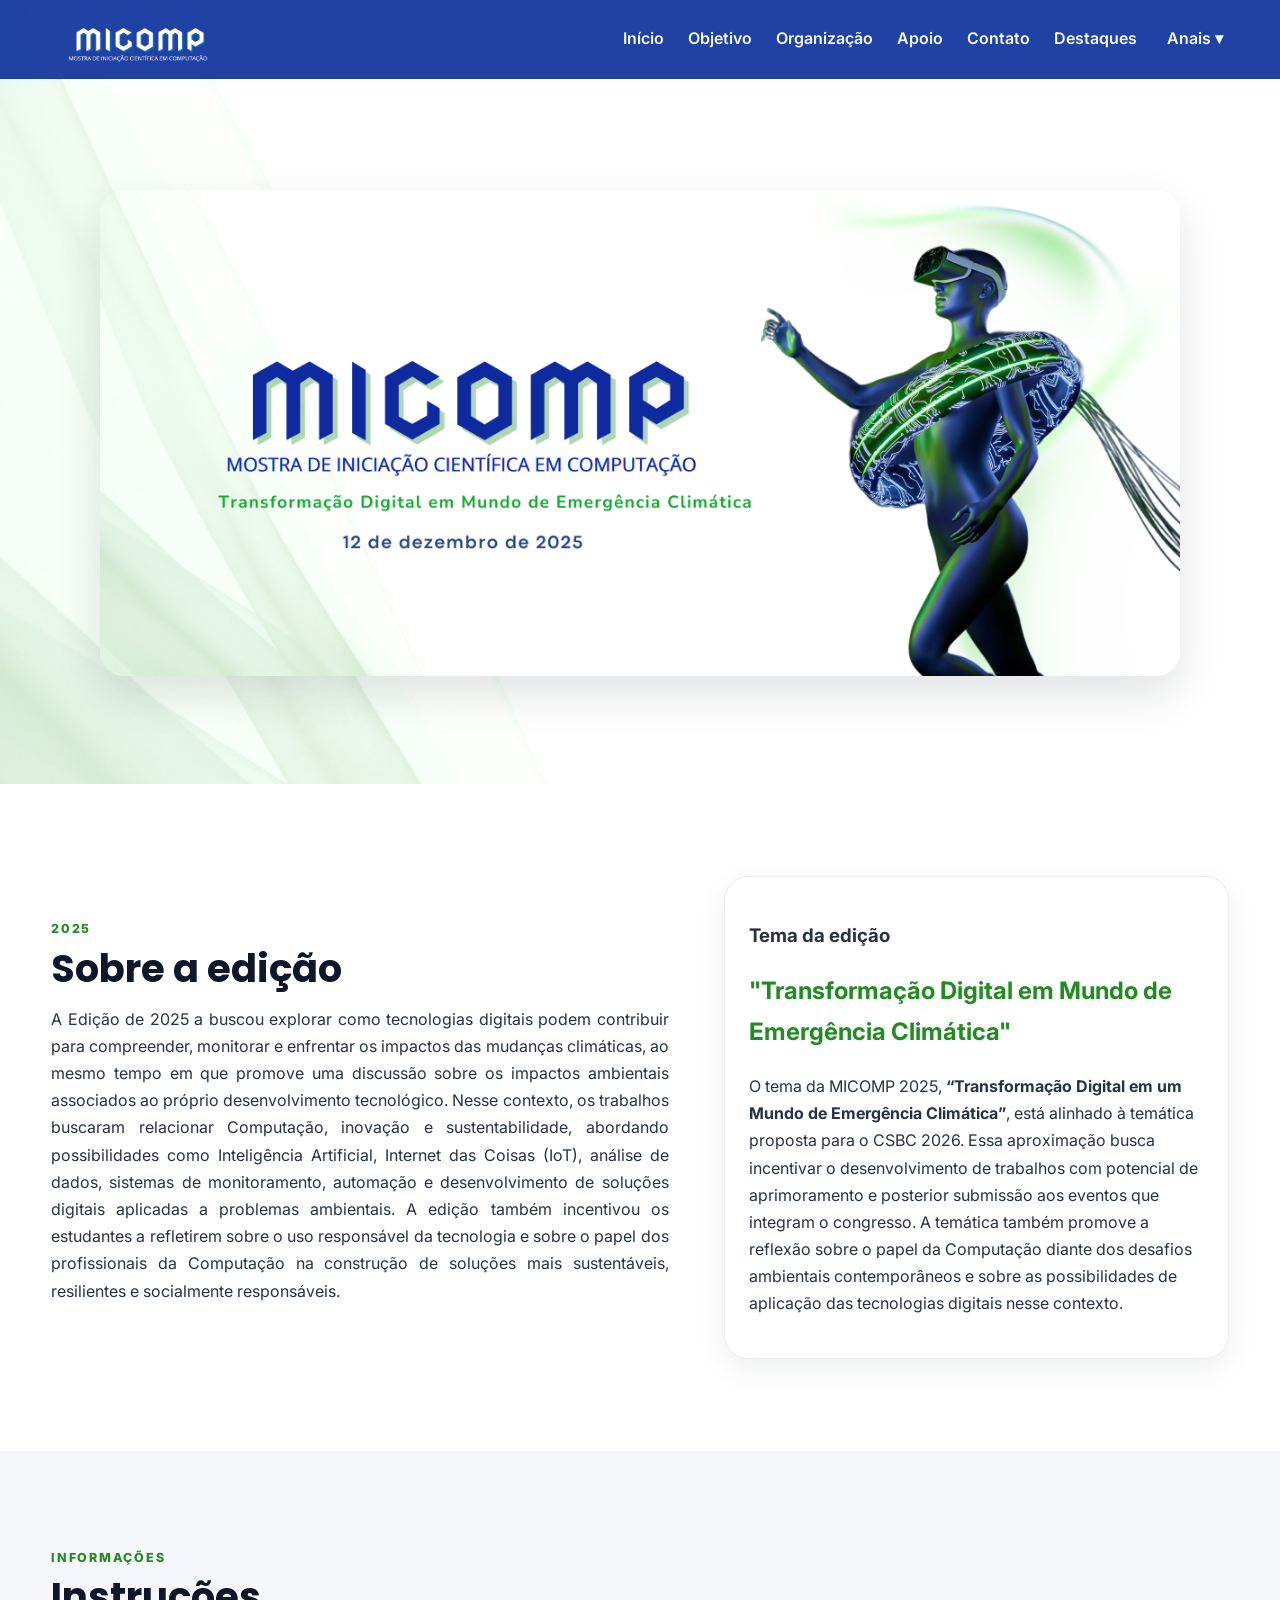
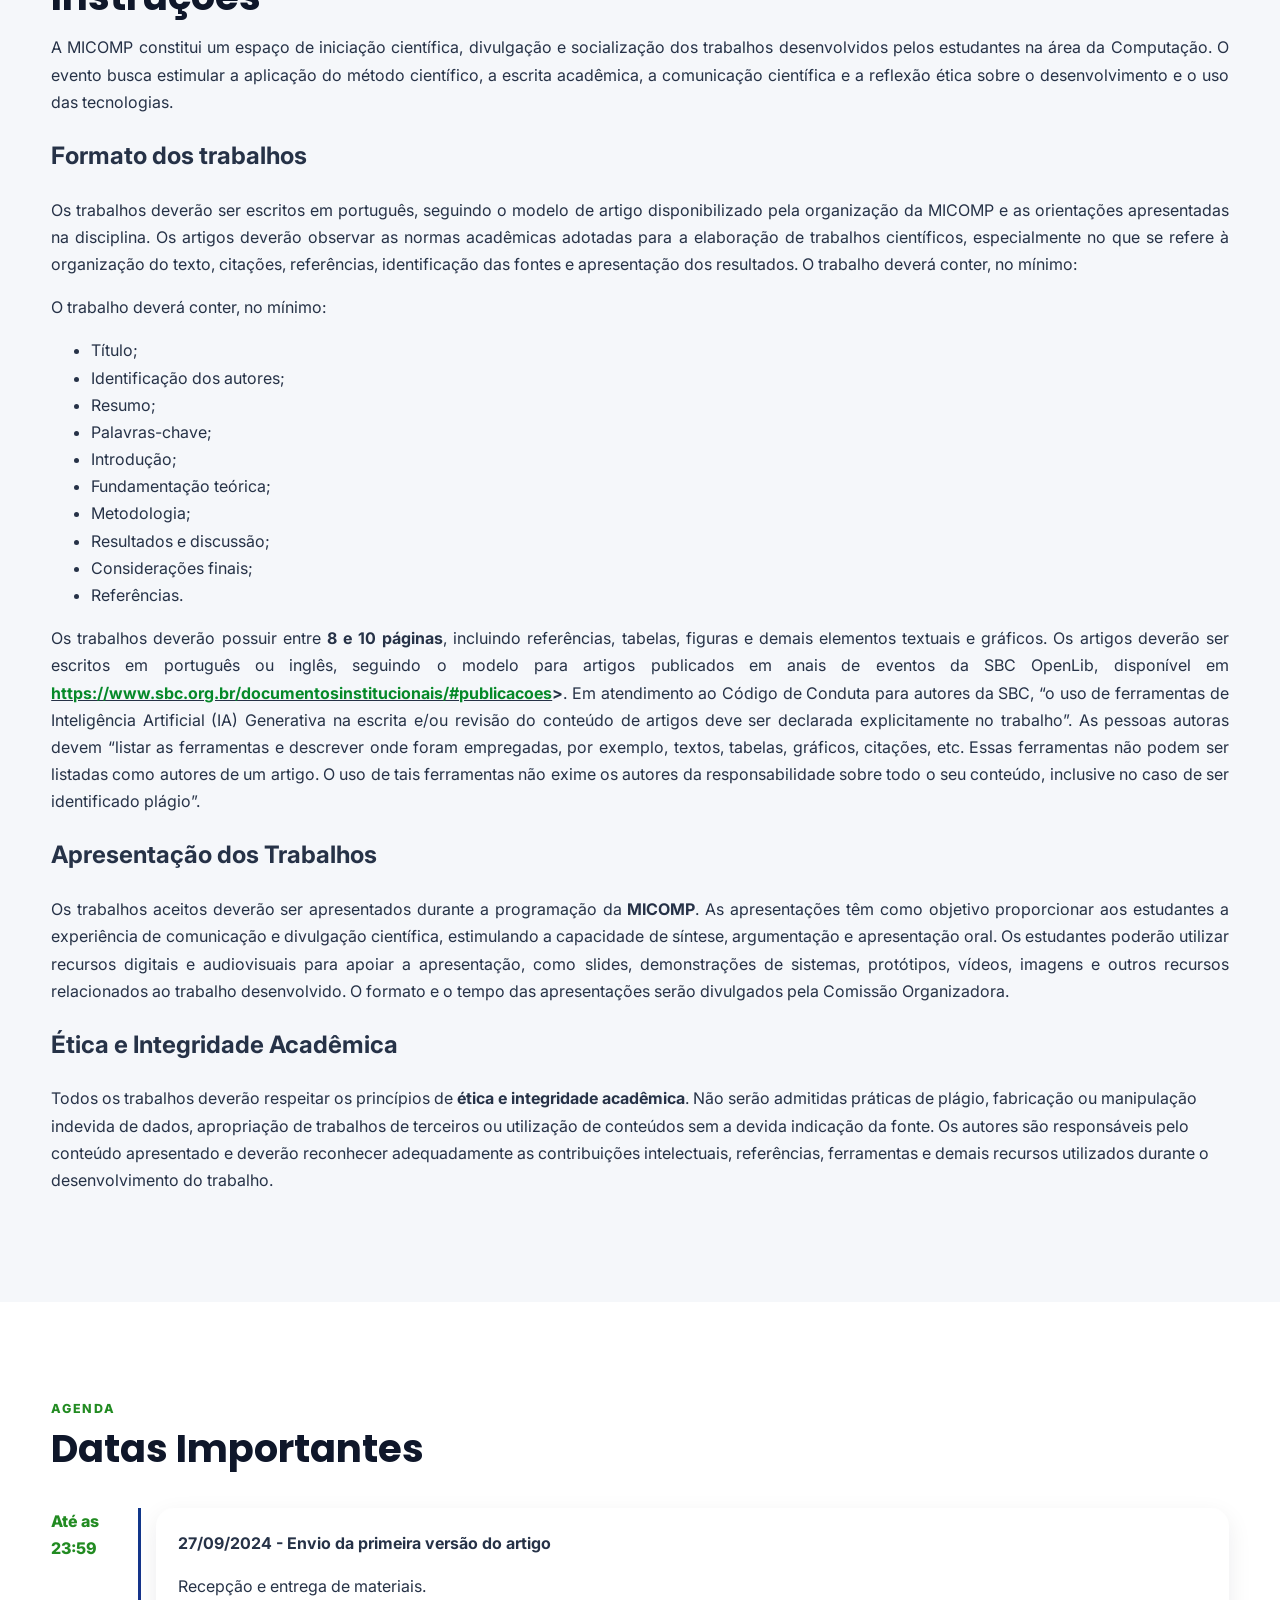
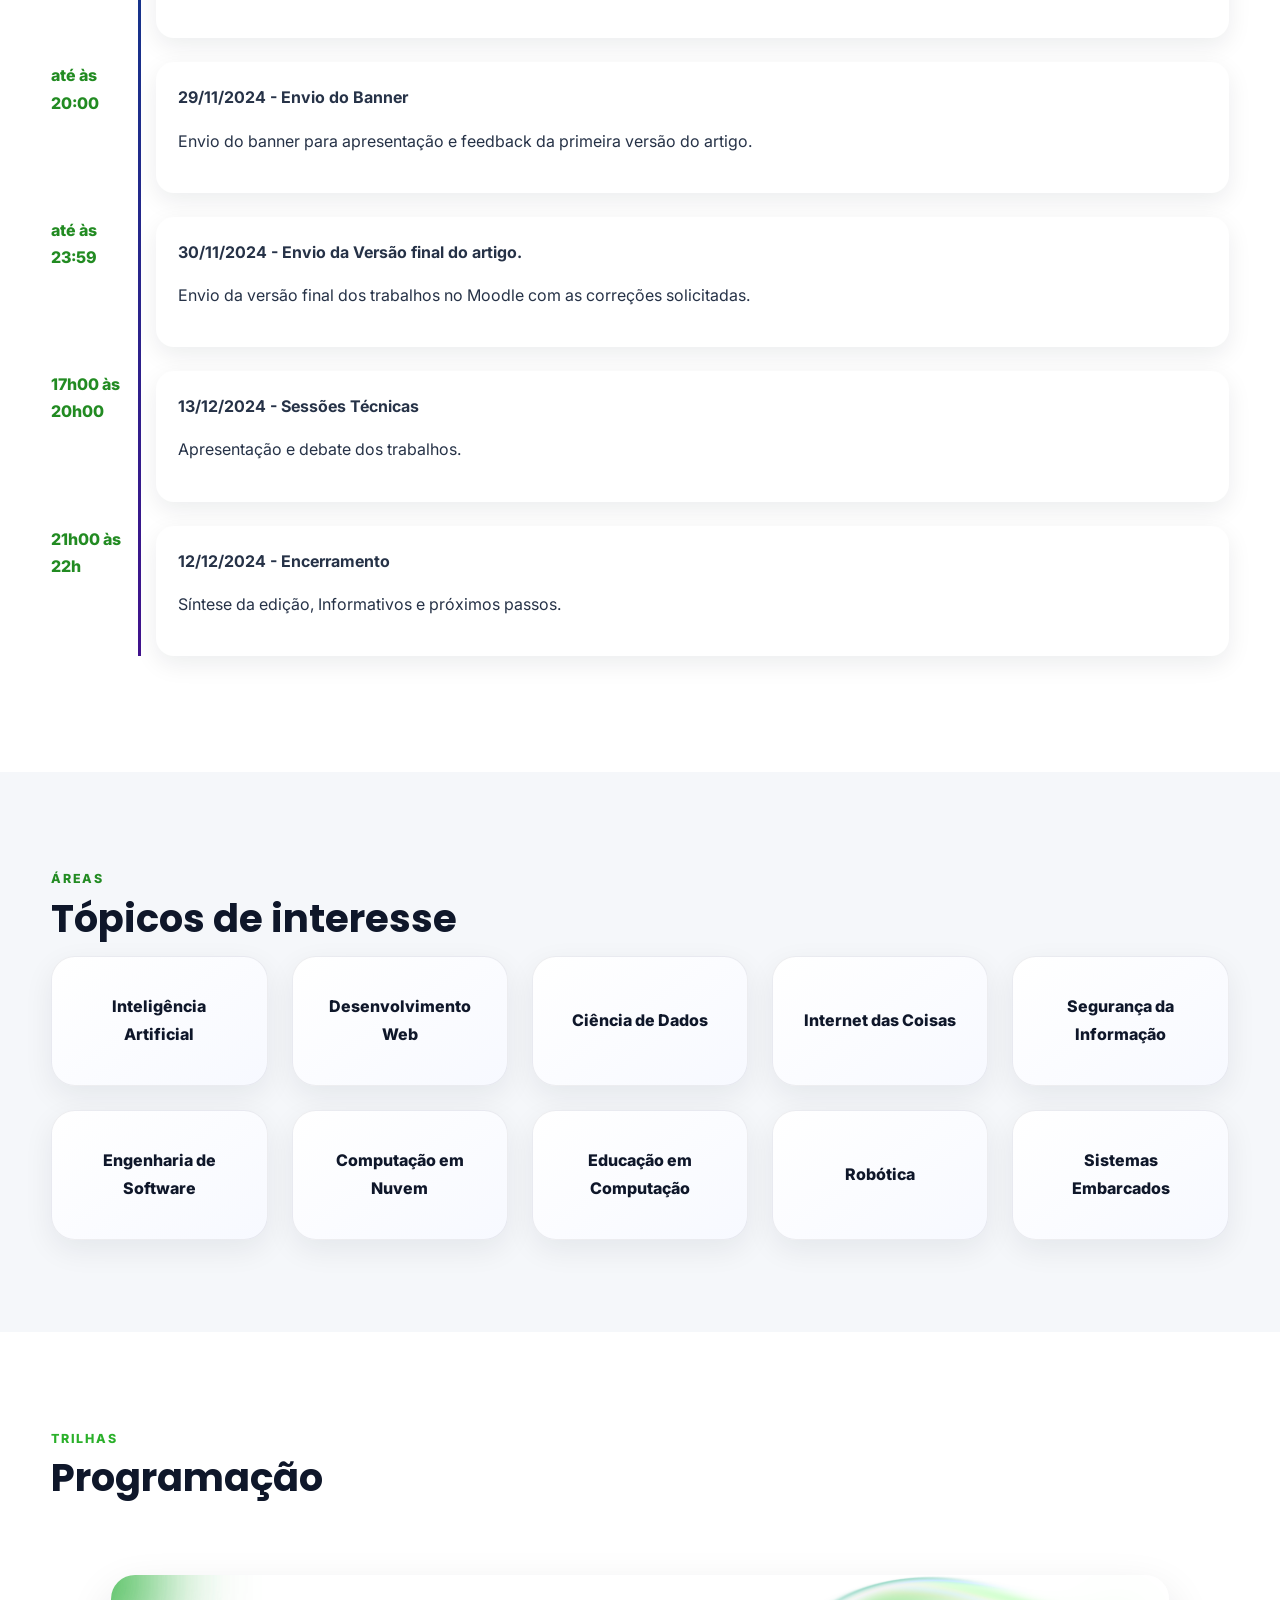
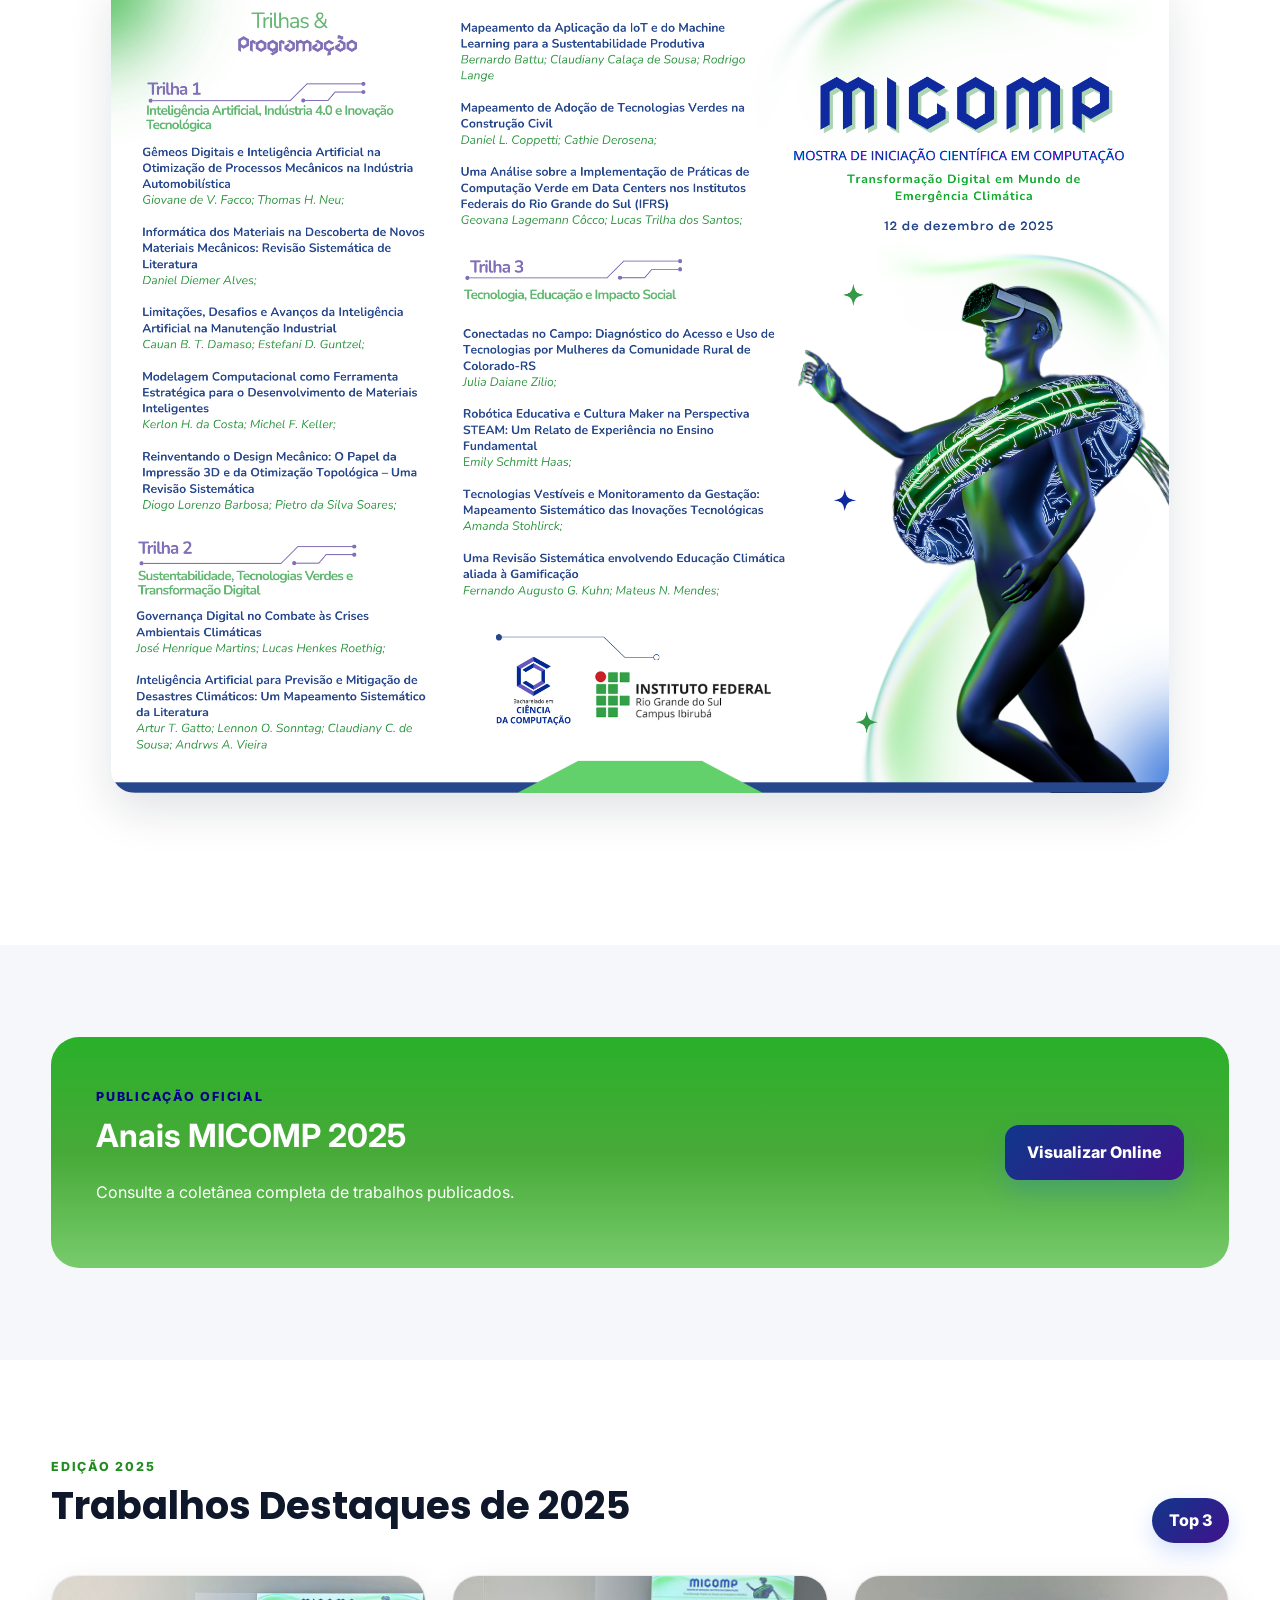
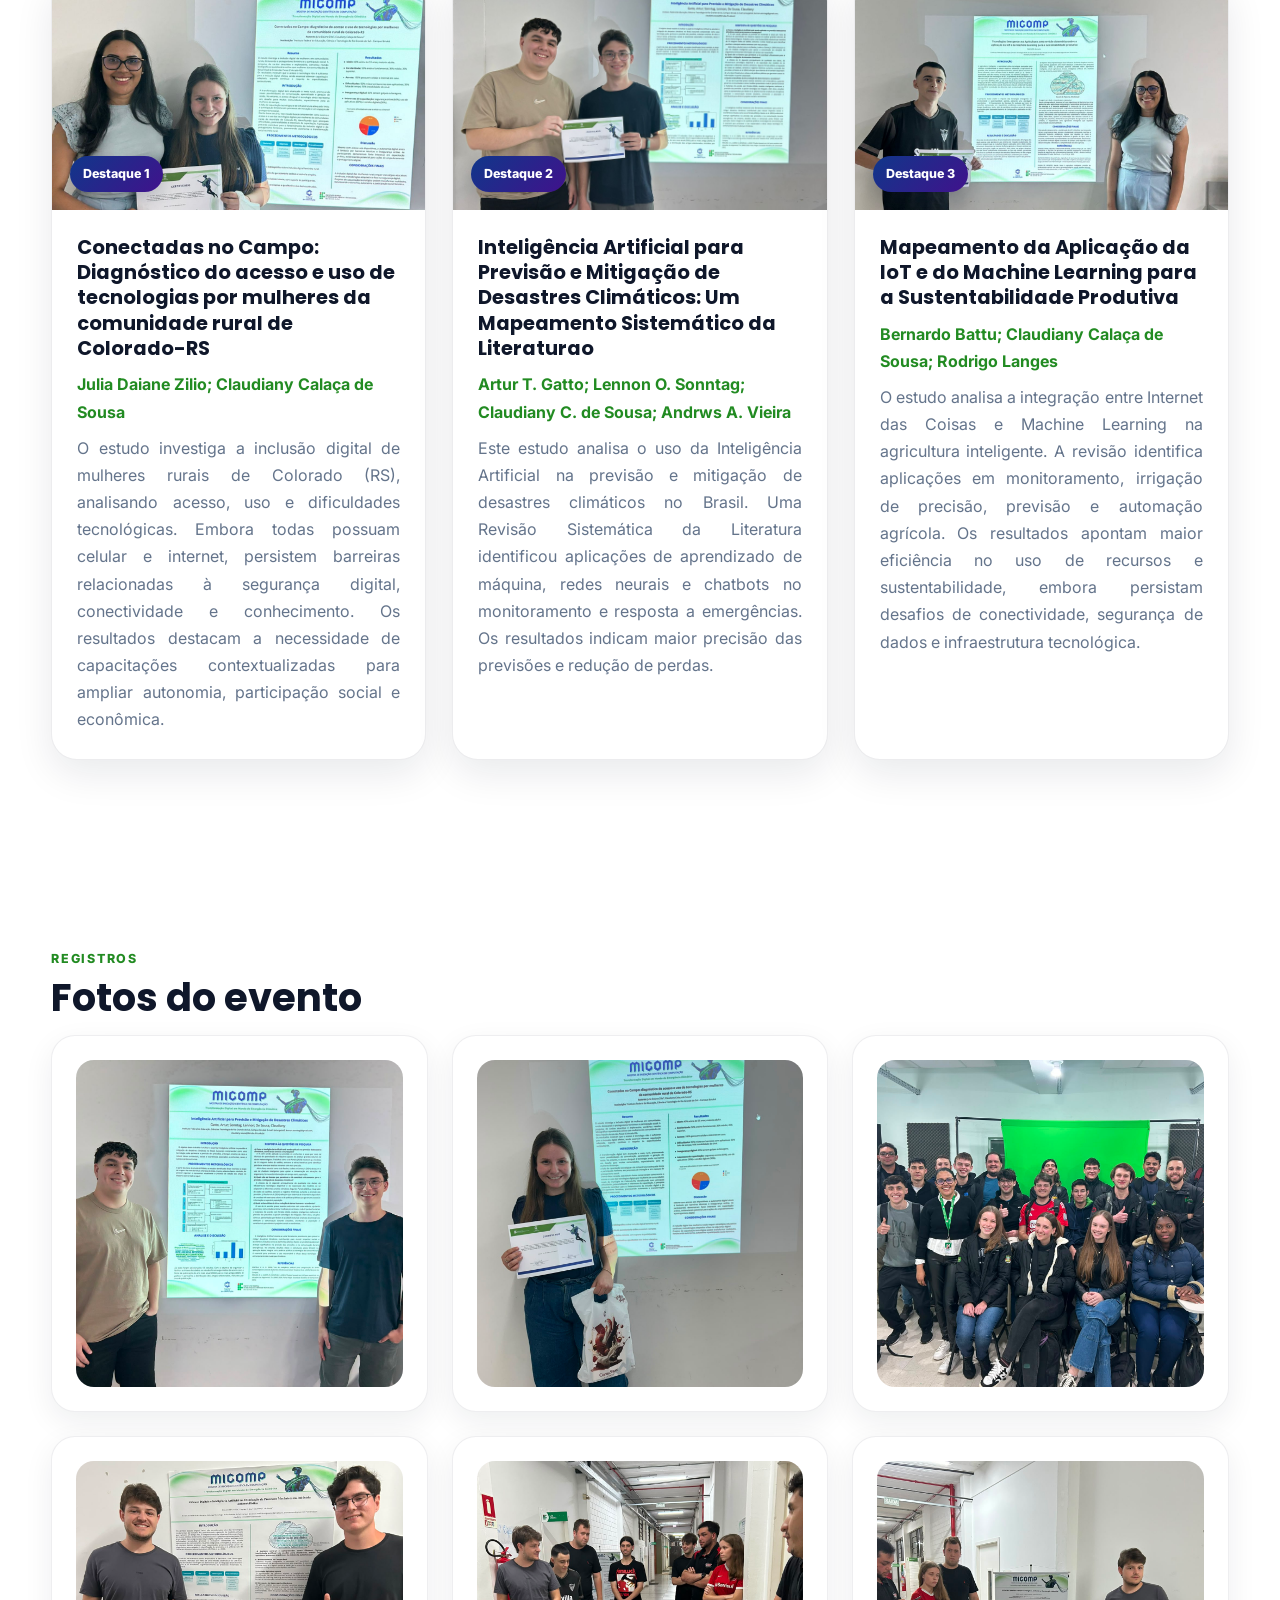
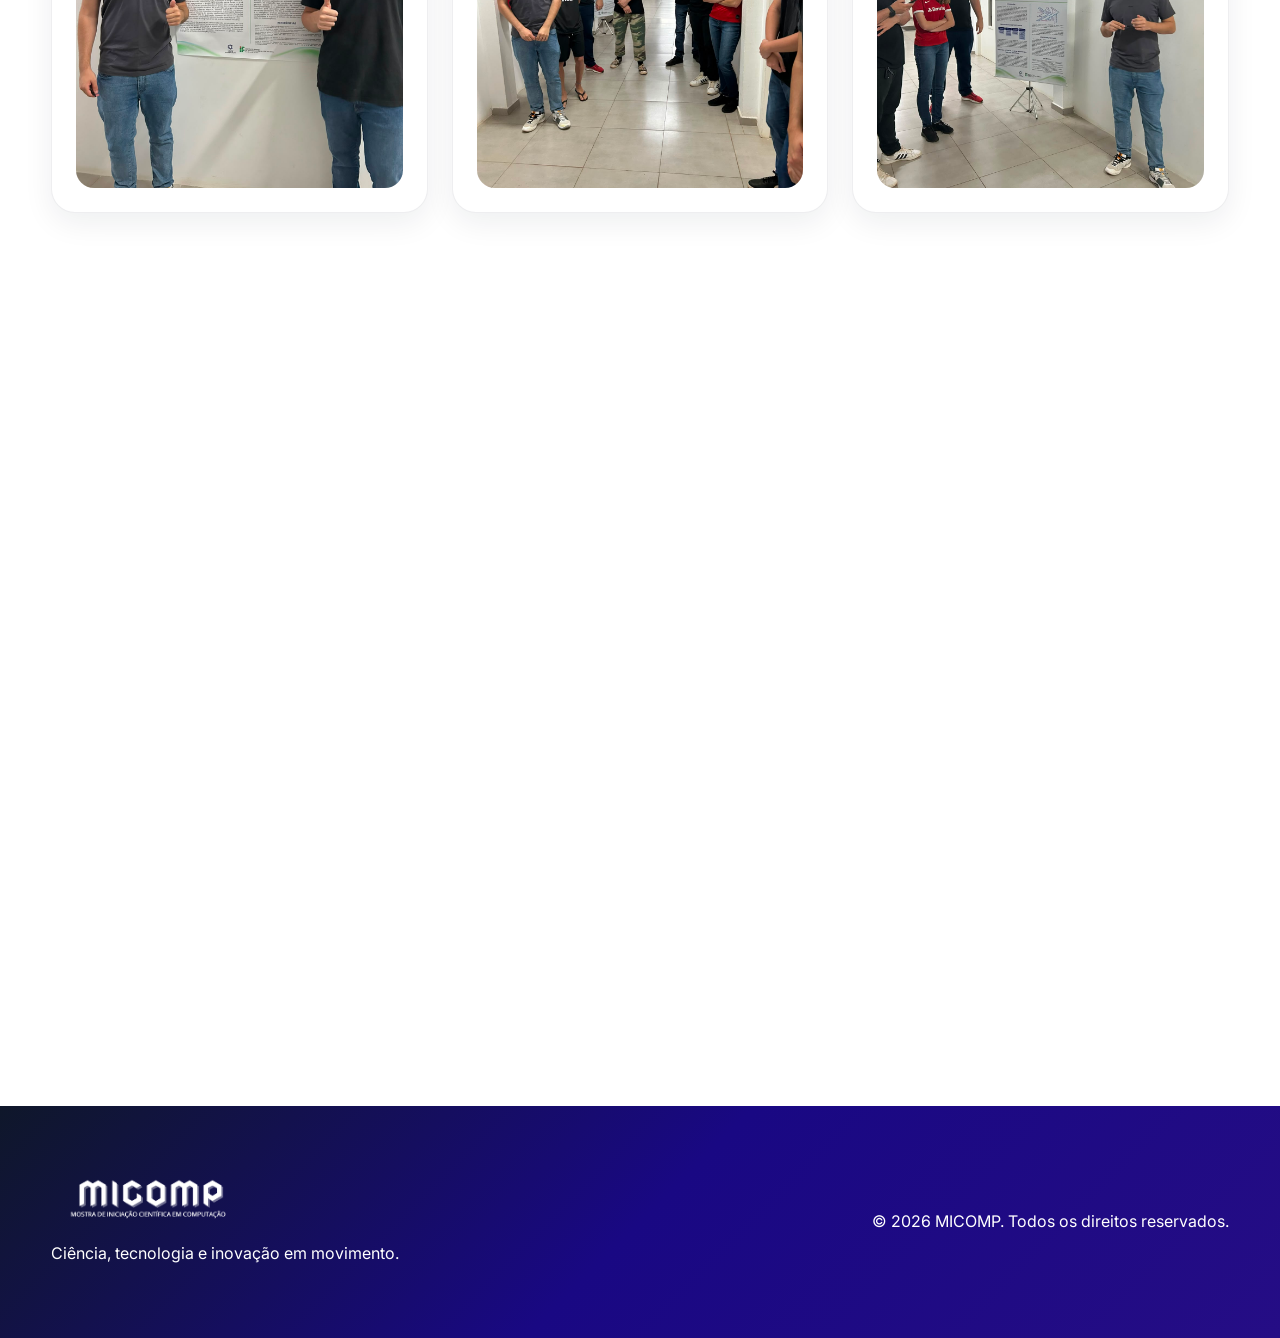
<file: anais2025.html>
<!doctype html>
<html lang="pt-BR">

<head>
    <meta charset="utf-8">
    <meta name="viewport" content="width=device-width,initial-scale=1">
    <title>Anais 2025 | MICOMP</title>
    <link rel="stylesheet" href="css/style.css">
</head>

<body>
    <header class="nav">
        <div class="container nav-inner">
            <a class="brand" href="index.html">
                <img src="img/logo.png" alt="MICOMP">
            </a>
            <button class="menu-btn" aria-label="Abrir menu" aria-expanded="false">☰</button>
            <nav class="nav-links" aria-label="Navegação principal">
                <a href="index.html#inicio" class="a-link">Início</a>
                <a href="index.html#objetivo" class="a-link">Objetivo</a>
                <a href="index.html#organizacao" class="a-link">Organização</a>
                <a href="index.html#apoio" class="a-link">Apoio</a>
                <a href="index.html#contato" class="a-link">Contato</a>
                <a href="destaques.html" class="a-link">Destaques</a>
                <div class="dropdown"><button class="dropdown-toggle" aria-haspopup="true">Anais ▾</button>
                    <div class="dropdown-menu">
                        <a href="anais2024.html">MICOMP 2024</a>
                        <a href="anais2025.html">MICOMP 2025</a>
                        <a href="anais2026.html">MICOMP 2026</a>
                    </div>
                </div>
            </nav>
        </div>
    </header>
    <main>
        <section class="year-hero" style="background-image:url('img/5.png')">
            <div class="container">
                <div>
                    <div class="banner-copy">
                        <img class="tech-art reveal" src="img/banner2025.png">
                    </div>

                </div>
            </div>
        </section>
        <section class="section">
            <div class="container split">
                <div class="reveal"><span class="eyebrow" style="color: #228B22;">2025</span>
                    <h3 class="title">Sobre a edição</h3>
                    <p style="text-align: justify;">A Edição de 2025 a buscou explorar como tecnologias digitais podem contribuir para compreender, monitorar e enfrentar os impactos das mudanças climáticas, ao mesmo tempo em que promove uma discussão sobre os impactos ambientais associados
                        ao próprio desenvolvimento tecnológico. Nesse contexto, os trabalhos buscaram relacionar Computação, inovação e sustentabilidade, abordando possibilidades como Inteligência Artificial, Internet das Coisas (IoT), análise de dados,
                        sistemas de monitoramento, automação e desenvolvimento de soluções digitais aplicadas a problemas ambientais. A edição também incentivou os estudantes a refletirem sobre o uso responsável da tecnologia e sobre o papel dos profissionais
                        da Computação na construção de soluções mais sustentáveis, resilientes e socialmente responsáveis.
                    </p>
                </div>
                <div class="card reveal">
                    <h3>Tema da edição</h3>
                    <h2 style="color:#228B22">"Transformação Digital em Mundo de Emergência Climática"</h2>
                    <p>O tema da MICOMP 2025, <strong>“Transformação Digital em um Mundo de Emergência Climática”</strong>, está alinhado à temática proposta para o CSBC 2026. Essa aproximação busca incentivar o desenvolvimento de trabalhos com potencial
                        de aprimoramento e posterior submissão aos eventos que integram o congresso. A temática também promove a reflexão sobre o papel da Computação diante dos desafios ambientais contemporâneos e sobre as possibilidades de aplicação
                        das tecnologias digitais nesse contexto.</p>
                </div>
            </div>
        </section>
        <section class="section alt">
            <div class="container"><span class="eyebrow" style="color: #228B22;">Informações</span>
                <h3 class="title">Instruções</h3>
                <p style="text-align: justify;">A MICOMP constitui um espaço de iniciação científica, divulgação e socialização dos trabalhos desenvolvidos pelos estudantes na área da Computação. O evento busca estimular a aplicação do método científico, a escrita acadêmica, a comunicação
                    científica e a reflexão ética sobre o desenvolvimento e o uso das tecnologias.
                </p>
                <h2>Formato dos trabalhos</h2>
                <p style="text-align: justify;">Os trabalhos deverão ser escritos em português, seguindo o modelo de artigo disponibilizado pela organização da MICOMP e as orientações apresentadas na disciplina. Os artigos deverão observar as normas acadêmicas adotadas para a elaboração
                    de trabalhos científicos, especialmente no que se refere à organização do texto, citações, referências, identificação das fontes e apresentação dos resultados. O trabalho deverá conter, no mínimo:
                </p>

                <p>O trabalho deverá conter, no mínimo:</p>

                <ul>
                    <li>Título;</li>
                    <li>Identificação dos autores;</li>
                    <li>Resumo;</li>
                    <li>Palavras-chave;</li>
                    <li>Introdução;</li>
                    <li>Fundamentação teórica;</li>
                    <li>Metodologia;</li>
                    <li>Resultados e discussão;</li>
                    <li>Considerações finais;</li>
                    <li>Referências.</li>
                </ul>

                <p style="text-align: justify;">
                    Os trabalhos deverão possuir entre <strong>8 e 10 páginas</strong>, incluindo referências, tabelas, figuras e demais elementos textuais e gráficos. Os artigos deverão ser escritos em português ou inglês, seguindo o modelo para artigos
                    publicados em anais de eventos da SBC OpenLib, disponível em <b> <u> <a style="color:#068929" href="https://www.sbc.org.br/documentosinstitucionais/#publicacoes"> https://www.sbc.org.br/documentosinstitucionais/#publicacoes</a></u>></b>.
                    Em atendimento ao Código de Conduta para autores da SBC, “o uso de ferramentas de Inteligência Artificial (IA) Generativa na escrita e/ou revisão do conteúdo de artigos deve ser declarada explicitamente no trabalho”. As pessoas autoras
                    devem “listar as ferramentas e descrever onde foram empregadas, por exemplo, textos, tabelas, gráficos, citações, etc. Essas ferramentas não podem ser listadas como autores de um artigo. O uso de tais ferramentas não exime os autores
                    da responsabilidade sobre todo o seu conteúdo, inclusive no caso de ser identificado plágio”.
                </p>

                <h2>Apresentação dos Trabalhos</h2>

                <p style="text-align: justify;">
                    Os trabalhos aceitos deverão ser apresentados durante a programação da
                    <strong>MICOMP</strong>. As apresentações têm como objetivo proporcionar aos estudantes a experiência de comunicação e divulgação científica, estimulando a capacidade de síntese, argumentação e apresentação oral. Os estudantes poderão
                    utilizar recursos digitais e audiovisuais para apoiar a apresentação, como slides, demonstrações de sistemas, protótipos, vídeos, imagens e outros recursos relacionados ao trabalho desenvolvido. O formato e o tempo das apresentações
                    serão divulgados pela Comissão Organizadora.
                    <br>
                    <h2>Ética e Integridade Acadêmica</h2>
                    Todos os trabalhos deverão respeitar os princípios de <strong>ética e integridade acadêmica</strong>. Não serão admitidas práticas de plágio, fabricação ou manipulação indevida de dados, apropriação de trabalhos de terceiros ou utilização
                    de conteúdos sem a devida indicação da fonte. Os autores são responsáveis pelo conteúdo apresentado e deverão reconhecer adequadamente as contribuições intelectuais, referências, ferramentas e demais recursos utilizados durante o desenvolvimento
                    do trabalho.
                </p>
            </div>
        </section>
        <section class="section">
            <div class="container"><span class="eyebrow" style="color: #228B22;">Agenda</span>
                <h2 class="title">Datas Importantes</h2>
                <div class="timeline">
                    <div class="time-item reveal">
                        <div class="time" style="color: #228B22;">Até as 23:59</div>
                        <div class="time-card"><strong>27/09/2024 - Envio da primeira versão do artigo</strong>
                            <p>Recepção e entrega de materiais.</p>
                        </div>
                    </div>
                    <div class="time-item reveal">
                        <div class="time" style="color: #228B22;">até às 20:00</div>
                        <div class="time-card"><strong>29/11/2024  - Envio do Banner</strong>
                            <p>Envio do banner para apresentação e feedback da primeira versão do artigo.</p>
                        </div>
                    </div>
                    <div class="time-item reveal">
                        <div class="time" style="color: #228B22;">até às 23:59</div>
                        <div class="time-card"><strong>30/11/2024 - Envio da Versão final do artigo.</strong>
                            <p>Envio da versão final dos trabalhos no Moodle com as correções solicitadas.</p>
                        </div>
                    </div>
                    <div class="time-item reveal">
                        <div class="time" style="color: #228B22;">17h00 às 20h00</div>
                        <div class="time-card"><strong>13/12/2024 - Sessões Técnicas</strong>
                            <p>Apresentação e debate dos trabalhos.</p>
                        </div>
                    </div>
                    <div class="time-item reveal">
                        <div class="time" style="color: #228B22;">21h00 às 22h</div>
                        <div class="time-card"><strong>12/12/2024 - Encerramento</strong>
                            <p>Síntese da edição, Informativos e próximos passos.</p>
                        </div>
                    </div>
                </div>
            </div>
        </section>
        <section class="section alt">
            <div class="container"><span class="eyebrow" style="color:#228B22">Áreas</span>
                <h2 class="title">Tópicos de interesse</h2>
                <div class="grid topic-grid">
                    <div class="card topic reveal">Inteligência Artificial</div>
                    <div class="card topic reveal">Desenvolvimento Web</div>
                    <div class="card topic reveal">Ciência de Dados</div>
                    <div class="card topic reveal">Internet das Coisas</div>
                    <div class="card topic reveal">Segurança da Informação</div>
                    <div class="card topic reveal">Engenharia de Software</div>
                    <div class="card topic reveal">Computação em Nuvem</div>
                    <div class="card topic reveal">Educação em Computação</div>
                    <div class="card topic reveal">Robótica</div>
                    <div class="card topic reveal">Sistemas Embarcados</div>
                </div>
            </div>
        </section>

        <section class="section">
            <div class="container"><span class="eyebrow" style="color:#2ab02a;">Trilhas</span>
                <h2 class="title">Programação</h2>
                <div class="banner-copy">
                    <img class="tech-art reveal" src="img/card2.png">
                </div>
            </div>
        </section>

        <section class="section alt">
            <div class="container">
                <div class="downloads reveal" style="background:linear-gradient(#2ab02a,#47aa38, #78cb6c)">
                    <div><span class="eyebrow" style="color:darkblue">Publicação oficial</span>
                        <h2>Anais MICOMP 2025</h2>
                        <p>Consulte a coletânea completa de trabalhos publicados.</p>
                    </div>
                    <div><a class="btn btn-primary" href="https://drive.google.com/file/d/1rzFSEHVT6dT-BSVpuOKNlz1yBypCysb0/view?usp=sharing">Visualizar Online</a>
                    </div>
        </section>

        <section class="section" id="destaques-2025">
            <div class="container">
                <div class="year-heading reveal">
                    <div><span class="eyebrow" style="color:#228B22">Edição 2025</span>
                        <h2 class="title">Trabalhos Destaques de 2025</h2>
                    </div><span class="year-pill">Top 3</span></div>
                <div class="highlight-grid">
                    <article class="highlight-card reveal">
                        <div class="highlight-image"><img src="img/destaques/2025-1.jpeg" alt="Imagem ilustrativa do trabalho Soluções Inteligentes para o Cotidiano"><span class="highlight-badge">Destaque 1</span></div>
                        <div class="highlight-body">
                            <h3>Conectadas no Campo: Diagnóstico do acesso e uso de tecnologias por mulheres da comunidade rural de Colorado-RS</h3>
                            <p class="highlight-authors" style="color:#228B22">Julia Daiane Zilio; Claudiany Calaça de Sousa</p>
                            <p style="text-align:justify">O estudo investiga a inclusão digital de mulheres rurais de Colorado (RS), analisando acesso, uso e dificuldades tecnológicas. Embora todas possuam celular e internet, persistem barreiras relacionadas à segurança digital, conectividade
                                e conhecimento. Os resultados destacam a necessidade de capacitações contextualizadas para ampliar autonomia, participação social e econômica.
                            </p>
                        </div>
                    </article>
                    <article class="highlight-card reveal">
                        <div class="highlight-image"><img src="img/destaques/2025-2.jpeg" alt="Imagem ilustrativa do trabalho Tecnologia e Sustentabilidade em Ação"><span class="highlight-badge">Destaque 2</span></div>
                        <div class="highlight-body">
                            <h3>Inteligência Artificial para Previsão e Mitigação de Desastres Climáticos: Um Mapeamento Sistemático da Literaturao</h3>
                            <p class="highlight-authors" style="color:#228B22">Artur T. Gatto; Lennon O. Sonntag; Claudiany C. de Sousa; Andrws A. Vieira</p>
                            <p style="text-align:justify">Este estudo analisa o uso da Inteligência Artificial na previsão e mitigação de desastres climáticos no Brasil. Uma Revisão Sistemática da Literatura identificou aplicações de aprendizado de máquina, redes neurais e chatbots
                                no monitoramento e resposta a emergências. Os resultados indicam maior precisão das previsões e redução de perdas.
                            </p>
                        </div>
                    </article>
                    <article class="highlight-card reveal">
                        <div class="highlight-image"><img src="img/destaques/2025-3.jpeg" alt="Imagem ilustrativa do trabalho Interfaces Digitais Acessíveis"><span class="highlight-badge">Destaque 3</span></div>
                        <div class="highlight-body">
                            <h3>Mapeamento da Aplicação da IoT e do Machine Learning para a Sustentabilidade Produtiva </h3>
                            <p class="highlight-authors" style="color:#228B22">Bernardo Battu; Claudiany Calaça de Sousa; Rodrigo Langes</p>
                            <p style="text-align:justify">O estudo analisa a integração entre Internet das Coisas e Machine Learning na agricultura inteligente. A revisão identifica aplicações em monitoramento, irrigação de precisão, previsão e automação agrícola. Os resultados apontam
                                maior eficiência no uso de recursos e sustentabilidade, embora persistam desafios de conectividade, segurança de dados e infraestrutura tecnológica.
                            </p>
                        </div>
                    </article>
                </div>
            </div>
        </section>

        <section class="section" id="organizacao">
            <div class="container"><span class="eyebrow" style="color:#228B22">Registros</span>
                <h2 class="title">Fotos do evento</h2>

                <div class="grid">

                    <article class="card person reveal"><img src="img/fotos2025/1.jpeg" alt="Foto de Ana Martins"></article>
                    <article class="card person reveal"><img src="img/fotos2025/2.jpeg" alt="Foto de Bruno Silva"></article>
                    <article class="card person reveal"><img src="img/fotos2025/3.jpeg" alt="Foto de Carla Souza"></article>
                    <article class="card person reveal"><img src="img/fotos2025/4.jpeg" alt="Foto de Diego Lima"> </article>
                    <article class="card person reveal"><img src="img/fotos2025/5.jpeg" alt="Foto de Elisa Rocha"> </article>
                    <article class="card person reveal"><img src="img/fotos2025/6.jpeg" alt="Foto de Fábio Costa"></article>
                    <article class="card person reveal"><img src="img/fotos2025/7.jpeg" alt="Foto de Fábio Costa"></article>
                    <article class="card person reveal"><img src="img/fotos2025/8.jpeg" alt="Foto de Fábio Costa"></article>
                    <article class="card person reveal"><img src="img/fotos2025/10.jpeg" alt="Foto de Fábio Costa"></article>
                    <article class="card person reveal"><img src="img/fotos2025/11.jpeg" alt="Foto de Fábio Costa"></article>
                    <article class="card person reveal"><img src="img/fotos2025/12.jpeg" alt="Foto de Fábio Costa"></article>
                    <article class="card person reveal"><img src="img/fotos2025/13.jpeg" alt="Foto de Fábio Costa"></article>

                </div>
            </div>
        </section>
        <!-- <section class="section alt" id="trabalhos">
            <div class="container"><span class="eyebrow" style="color:#228B22">Produção científica</span>
                <h2 class="title">Trabalhos produzidos </h2>
                <div class="table-wrap reveal">
                    <table>
                        <thead>
                            <tr>
                                <th>Título</th>
                                <th>Autores</th>
                                <th>Instituição</th>
                                <th>Área</th>
                                <th>PDF</th>
                            </tr>
                        </thead>
                        <tbody>
                            <tr>
                                <td>Arquiteturas inteligentes para ambientes educacionais</td>
                                <td>Autor(a) Exemplo; Coautor(a)</td>
                                <td>Instituição Parceira</td>
                                <td>Inteligência Artificial</td>
                                <td><a class="pdf" href="#">PDF</a></td>
                            </tr>
                            <tr>
                                <td>Aplicação web para gestão colaborativa</td>
                                <td>Autor(a) Exemplo; Coautor(a)</td>
                                <td>Instituição Parceira</td>
                                <td>Desenvolvimento Web</td>
                                <td><a class="pdf" href="#">PDF</a></td>
                            </tr>
                            <tr>
                                <td>Análise de dados aplicada à inovação</td>
                                <td>Autor(a) Exemplo; Coautor(a)</td>
                                <td>Instituição Parceira</td>
                                <td>Ciência de Dados</td>
                                <td><a class="pdf" href="#">PDF</a></td>
                            </tr>
                            <tr>
                                <td>Protótipo IoT para monitoramento sustentável</td>
                                <td>Autor(a) Exemplo; Coautor(a)</td>
                                <td>Instituição Parceira</td>
                                <td>Internet das Coisas</td>
                                <td><a class="pdf" href="#">PDF</a></td>
                            </tr>
                            <tr>
                                <td>Práticas de segurança em sistemas acadêmicos</td>
                                <td>Autor(a) Exemplo; Coautor(a)</td>
                                <td>Instituição Parceira</td>
                                <td>Segurança da Informação</td>
                                <td><a class="pdf" href="#">PDF</a></td>
                            </tr>
                        </tbody>
                    </table>
                </div>
            </div>
        </section> -->
    </main>
    <footer class="footer" id="contato">
        <div class="container footer-grid">
            <div><img src="img/logo.png" alt="MICOMP">
                <p>Ciência, tecnologia e inovação em movimento.</p>
            </div>
            <p>© 2026 MICOMP. Todos os direitos reservados.</p>
        </div>
    </footer><button class="back-top" aria-label="Voltar ao topo">↑</button>
    <script src="js/script.js"></script>
</body>

</html>
</file>
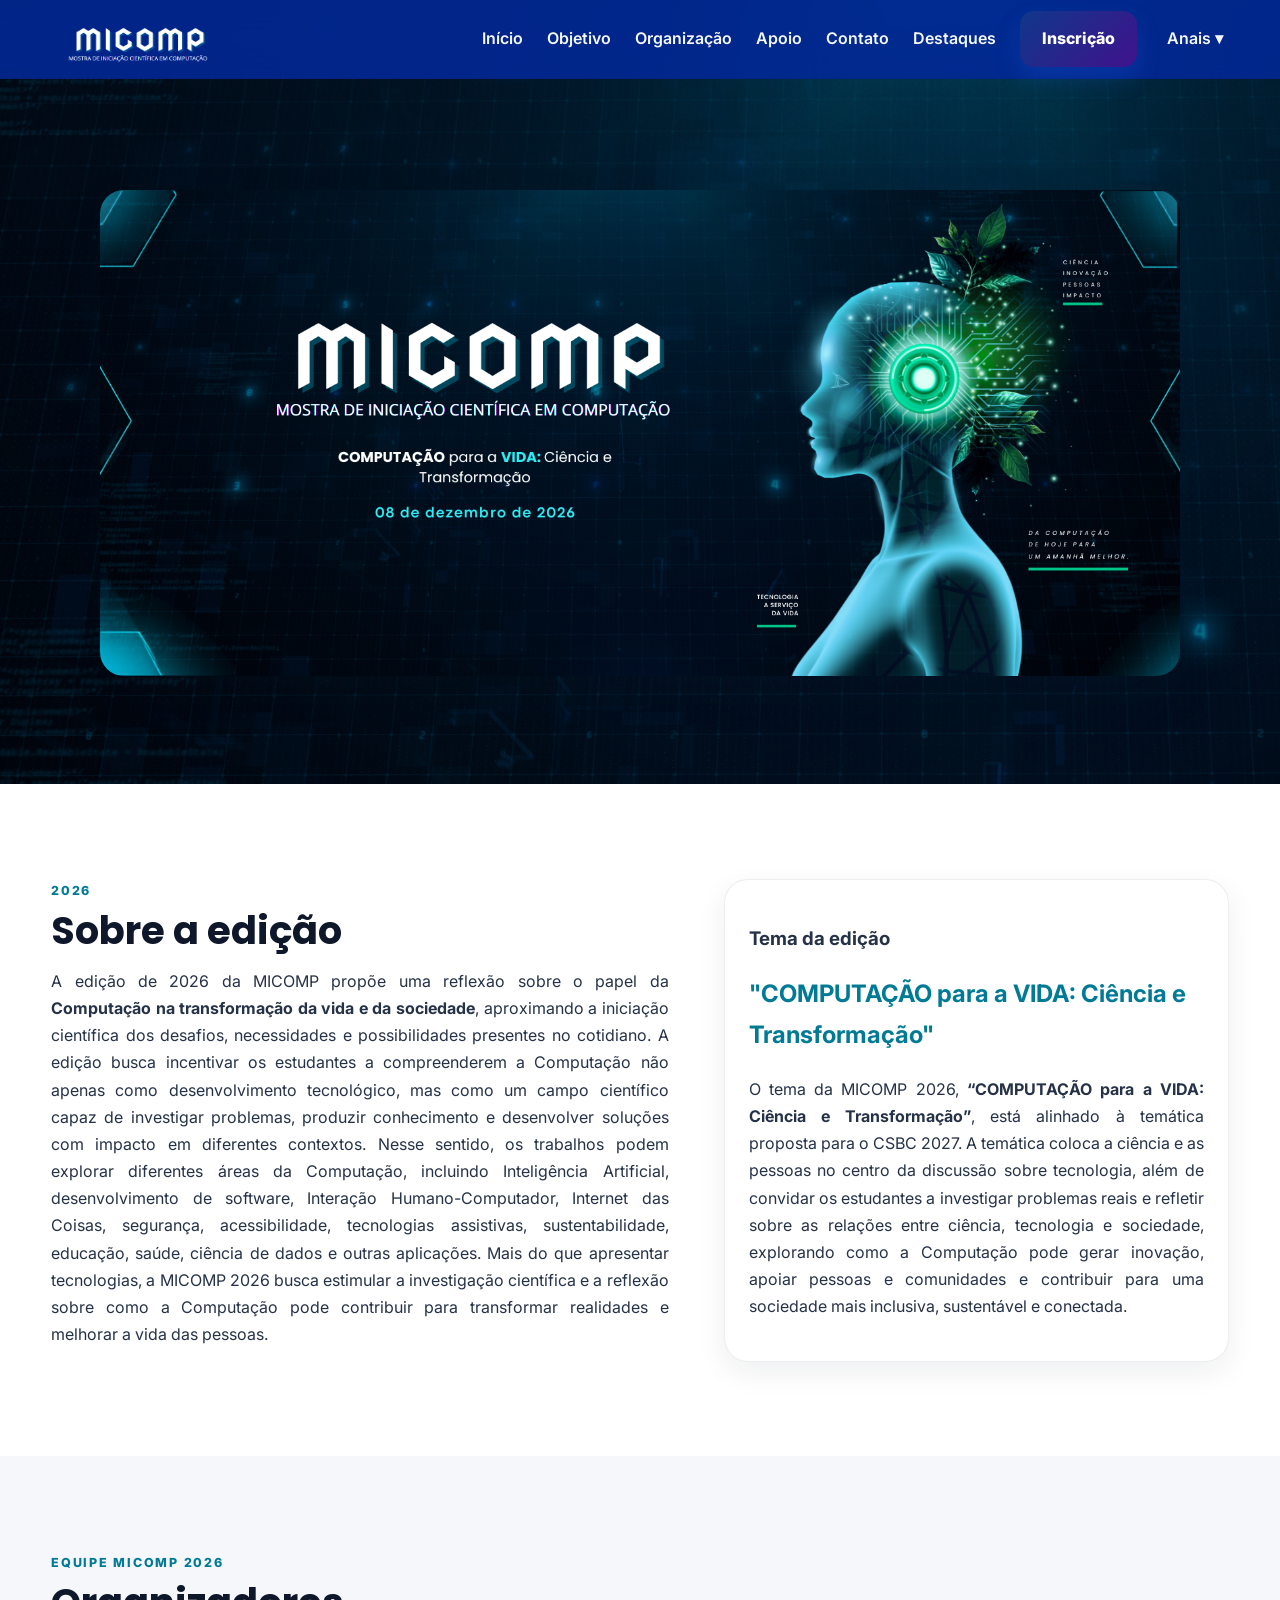
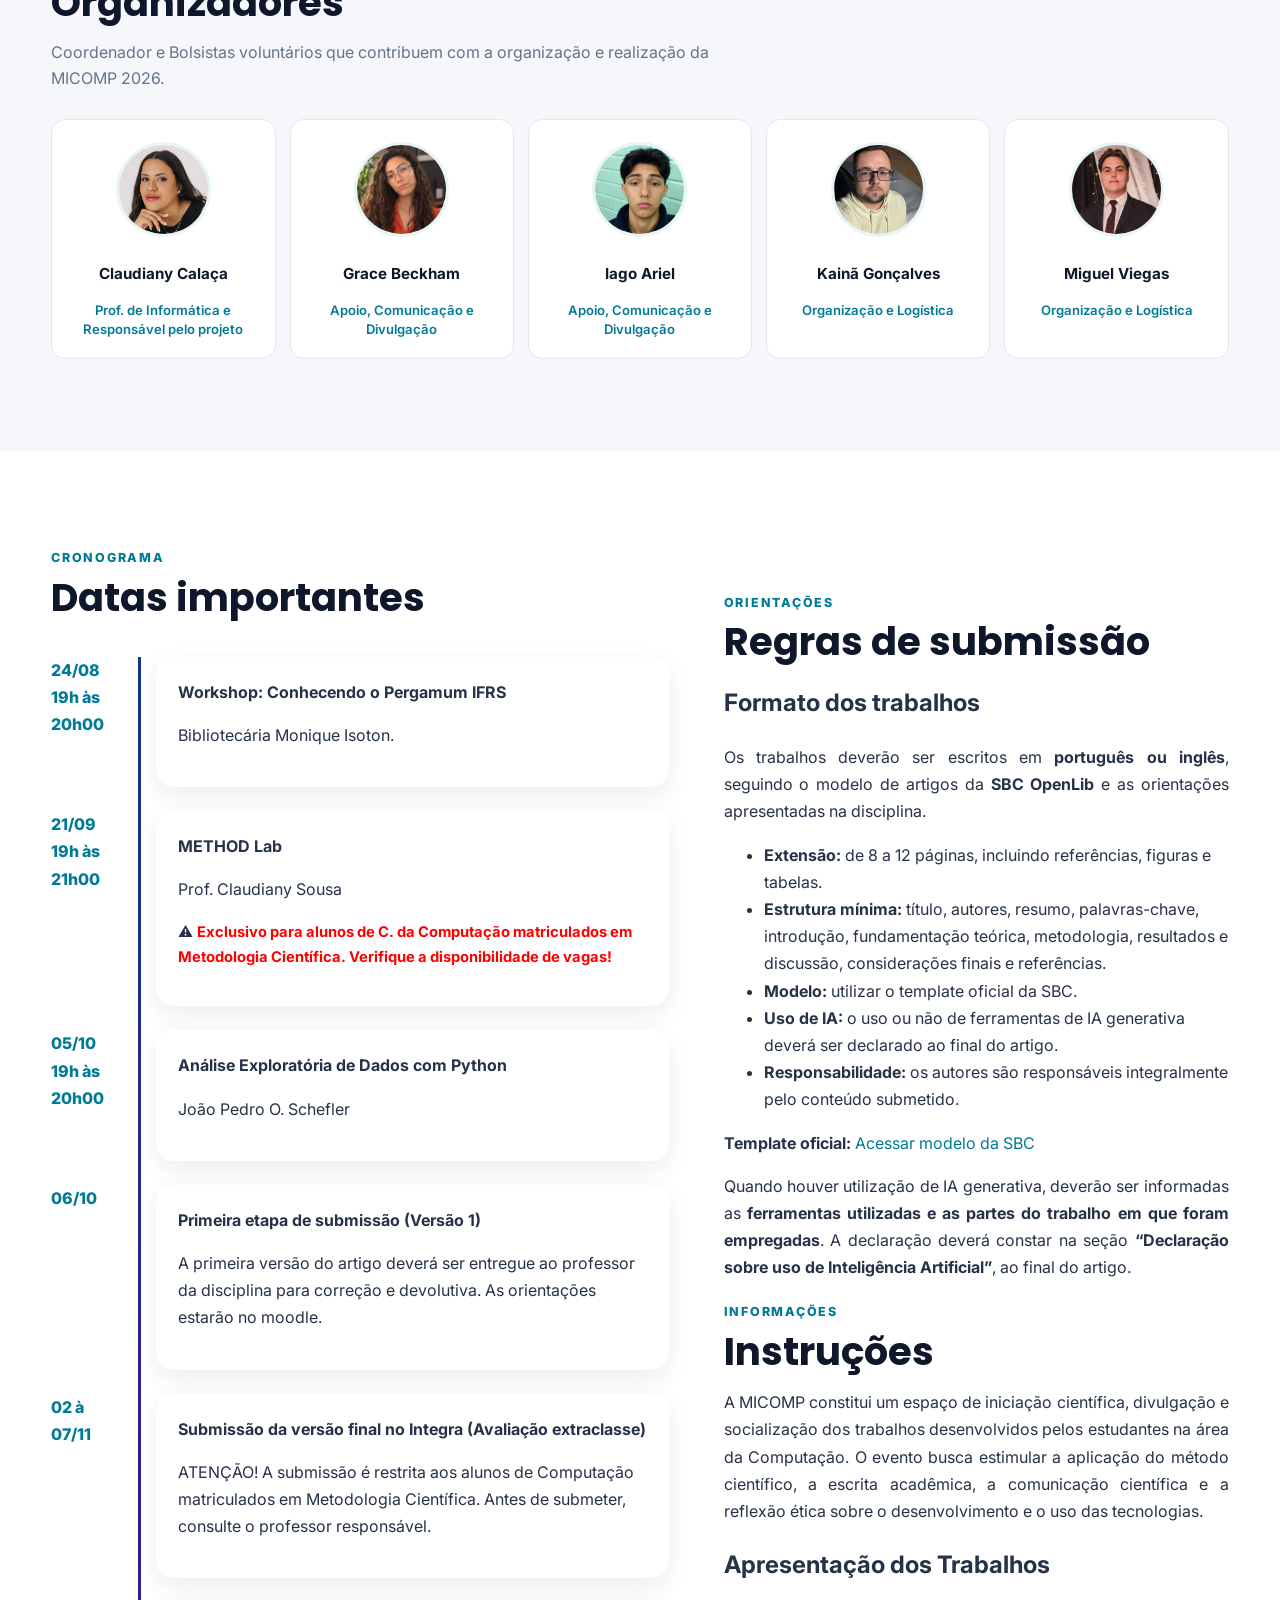
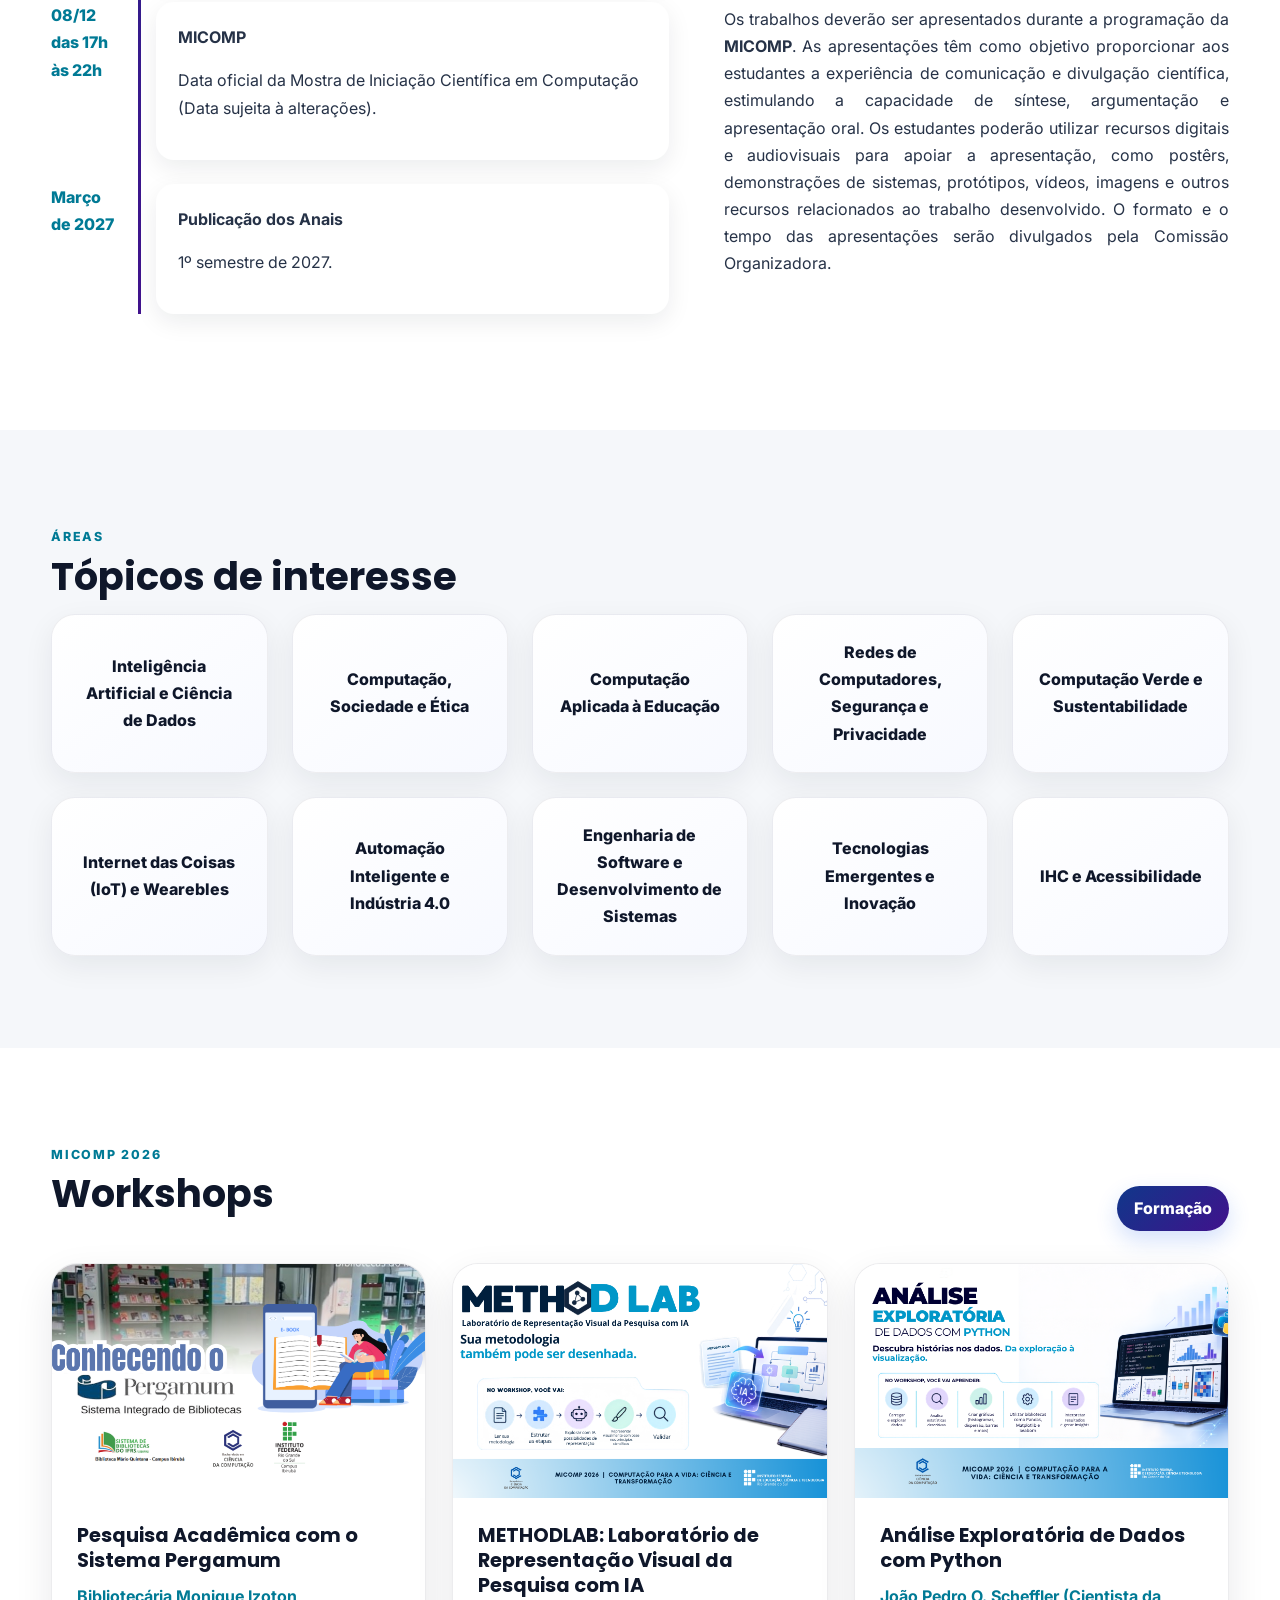
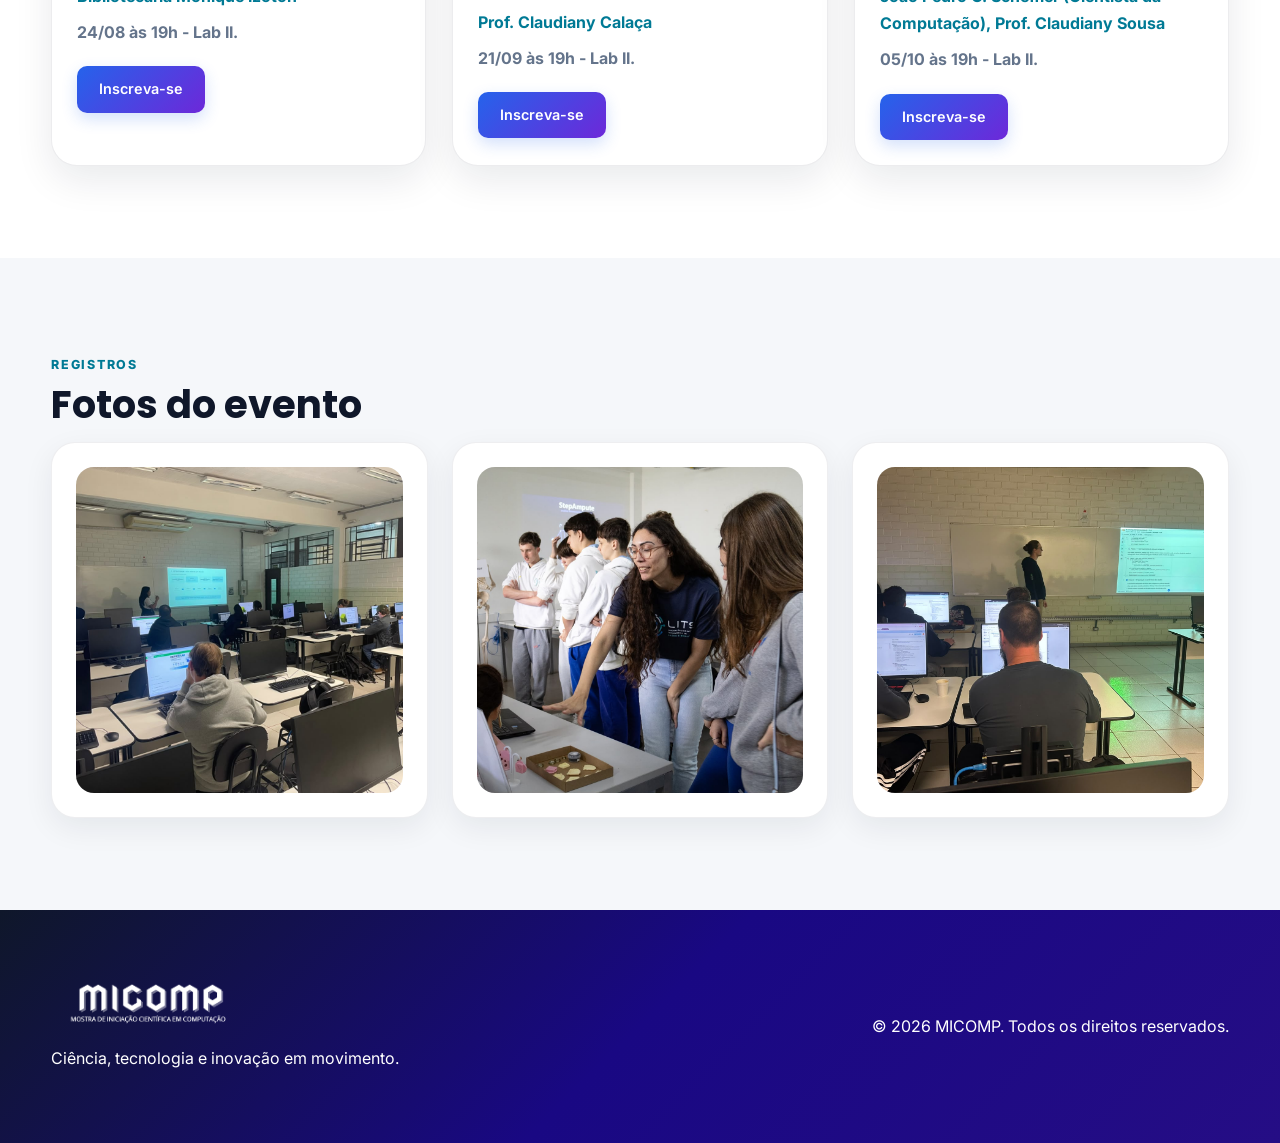
<file: anais2026.html>
<!doctype html>
<html lang="pt-BR">

<head>
    <meta charset="utf-8">
    <meta name="viewport" content="width=device-width,initial-scale=1">
    <title>Anais 2026 | MICOMP</title>
    <link rel="stylesheet" href="css/style.css">
</head>

<body>
    <header class="nav">
        <div class="container nav-inner">
            <a class="brand" href="index.html">
                <img src="img/logo.png" alt="MICOMP">
            </a>
            <button class="menu-btn" aria-label="Abrir menu" aria-expanded="false">☰</button>
            <nav class="nav-links" aria-label="Navegação principal">
                <a href="index.html#inicio" class="a-link">Início</a>
                <a href="index.html#objetivo" class="a-link">Objetivo</a>
                <a href="index.html#organizacao" class="a-link">Organização</a>
                <a href="index.html#apoio" class="a-link">Apoio</a>
                <a href="index.html#contato" class="a-link">Contato</a>
                <a href="destaques.html" class="a-link">Destaques</a>
                <a class="btn btn-primary" href="https://integra.ifrs.edu.br/institucional/eventos/micomp-mostra-de-iniciacao-cientifica-em-computacao?atividadeId=1660">Inscrição</a>
                <div class="dropdown"><button class="dropdown-toggle" aria-haspopup="true">Anais ▾</button>
                    <div class="dropdown-menu">
                        <a href="anais2024.html">Anais 2024</a>
                        <a href="anais2025.html">Anais 2025</a>
                        <a href="anais2026.html">Anais 2026</a>
                    </div>
                </div>
            </nav>
        </div>
    </header>
    <main>
        <section class="year-hero" style="background-image:url('img/4.png')">
            <div class="container">
                <div>
                    <div class="banner-copy">
                        <img class="tech-art reveal" src="img/banner2026.png">
                    </div>

                </div>
            </div>
        </section>
        <section class="section">
            <div class="container split">
                <div class="reveal">
                    <span class="eyebrow" style="color: #007a95;">2026</span>
                    <h3 class="title">Sobre a edição</h3>

                    <p style="text-align: justify;">
                        A edição de 2026 da MICOMP propõe uma reflexão sobre o papel da
                        <strong>Computação na transformação da vida e da sociedade</strong>, aproximando a iniciação científica dos desafios, necessidades e possibilidades presentes no cotidiano. A edição busca incentivar os estudantes a compreenderem
                        a Computação não apenas como desenvolvimento tecnológico, mas como um campo científico capaz de investigar problemas, produzir conhecimento e desenvolver soluções com impacto em diferentes contextos. Nesse sentido, os trabalhos
                        podem explorar diferentes áreas da Computação, incluindo Inteligência Artificial, desenvolvimento de software, Interação Humano-Computador, Internet das Coisas, segurança, acessibilidade, tecnologias assistivas, sustentabilidade,
                        educação, saúde, ciência de dados e outras aplicações. Mais do que apresentar tecnologias, a MICOMP 2026 busca estimular a investigação científica e a reflexão sobre como a Computação pode contribuir para transformar realidades
                        e melhorar a vida das pessoas.
                    </p>
                </div>

                <div class="card reveal">
                    <h3>Tema da edição</h3>

                    <h2 style="color:#007a95">
                        "COMPUTAÇÃO para a VIDA: Ciência e Transformação"
                    </h2>

                    <p style="text-align: justify;">
                        O tema da MICOMP 2026, <strong>“COMPUTAÇÃO para a VIDA: Ciência e Transformação”</strong>, está alinhado à temática proposta para o CSBC 2027. A temática coloca a ciência e as pessoas no centro da discussão sobre tecnologia, além
                        de convidar os estudantes a investigar problemas reais e refletir sobre as relações entre ciência, tecnologia e sociedade, explorando como a Computação pode gerar inovação, apoiar pessoas e comunidades e contribuir para uma sociedade
                        mais inclusiva, sustentável e conectada.
                    </p>
                </div>
            </div>
        </section>

        <section class="section alt" id="alunos-organizadores">
            <div class="container">

                <span class="eyebrow" style="color:#007a95;">Equipe MICOMP 2026</span>
                <h2 class="title">Organizadores</h2>

                <p class="organizers-intro">
                    Coordenador e Bolsistas voluntários que contribuem com a organização e realização da MICOMP 2026.
                </p>

                <div class="organizers-grid">

                    <!-- Aluno 1 -->
                    <article class="organizer-card reveal">
                        <div class="organizer-photo">
                            <img src="img/organizadores/1.jpeg" alt="Nome do Aluno 1">
                        </div>
                        <h3>Claudiany Calaça</h3>
                        <p class="organizer-role">Prof. de Informática e Responsável pelo projeto</p>
                    </article>

                    <!-- Aluno 2 -->
                    <article class="organizer-card reveal">
                        <div class="organizer-photo">
                            <img src="img/organizadores/grace.jpeg" alt="Nome do Aluno 2">
                        </div>
                        <h3>Grace Beckham</h3>
                        <p class="organizer-role">Apoio, Comunicação e Divulgação</p>
                    </article>

                    <!-- Aluno 3 -->
                    <article class="organizer-card reveal">
                        <div class="organizer-photo">
                            <img src="img/organizadores/iago.jpeg" alt="Nome do Aluno 3">
                        </div>
                        <h3>Iago Ariel</h3>
                        <p class="organizer-role">Apoio, Comunicação e Divulgação</p>
                    </article>

                    <!-- Aluno 4 -->
                    <article class="organizer-card reveal">
                        <div class="organizer-photo">
                            <img src="img/organizadores/kainan.jpeg" alt="Nome do Aluno 4">
                        </div>
                        <h3>Kainã Gonçalves</h3>
                        <p class="organizer-role">Organização e Logística</p>
                    </article>

                    <!-- Aluno 5 -->
                    <article class="organizer-card reveal">
                        <div class="organizer-photo">
                            <img src="img/organizadores/miguel.png" alt="Nome do Aluno 5">
                        </div>
                        <h3>Miguel Viegas</h3>
                        <p class="organizer-role">Organização e Logística</p>
                    </article>

                </div>
            </div>
        </section>

        <section class="section">
            <div class="container split">
                <div><span class="eyebrow" style="color: #007a95;">Cronograma</span>
                    <h2 class="title">Datas importantes</h2>
                    <div class="timeline">
                        <div class="time-item reveal">
                            <div class="time" style="color: #007a95;">24/08 <br> 19h às 20h00</div>
                            <div class="time-card"><strong>Workshop: Conhecendo o Pergamum IFRS</strong>
                                <p>Bibliotecária Monique Isoton.</p>
                            </div>
                        </div>
                        <div class="time-item reveal">
                            <div class="time" style="color: #007a95;">21/09 <br> 19h às 21h00</div>
                            <div class="time-card"><strong>METHOD Lab</strong>
                                <p>Prof. Claudiany Sousa</p>
                                <p style="font-size:0.92rem;">
                                    ⚠️ <b style="color:red;">Exclusivo para alunos de C. da Computação matriculados em Metodologia Científica. Verifique a disponibilidade de vagas!</b>
                                </p>

                            </div>
                        </div>
                        <div class="time-item reveal">
                            <div class="time" style="color: #007a95;">05/10 <br> 19h às 20h00</div>
                            <div class="time-card"><strong>Análise Exploratória de Dados com Python</strong>
                                <p>João Pedro O. Schefler</p>
                            </div>
                        </div>
                        <div class="time-item reveal">
                            <div class="time" style="color: #007a95;">06/10 </div>
                            <div class="time-card"><strong>Primeira etapa de submissão (Versão 1)</strong>
                                <p>A primeira versão do artigo deverá ser entregue ao professor da disciplina para correção e devolutiva. As orientações estarão no moodle.</p>
                            </div>
                        </div>
                        <div class="time-item reveal">
                            <div class="time" style="color: #007a95;">02 à 07/11</div>
                            <div class="time-card"><strong>Submissão da versão final no Integra (Avaliação extraclasse)</strong>
                                <p>ATENÇÃO! A submissão é restrita aos alunos de Computação matriculados em Metodologia Científica. Antes de submeter, consulte o professor responsável. </p>
                            </div>
                        </div>
                        <!-- <div class="time-item reveal">
                            <div class="time" style="color: #007a95;">08 à 20/11</div>
                            <div class="time-card"><strong>Período de avaliação no Integra</strong>
                                <p>Período de avaliação extraclasse pelos professores colaboradores.</p>
                            </div>
                        </div> -->
                        <div class="time-item reveal">
                            <div class="time" style="color: #007a95;">08/12 <br> das 17h às 22h</div>
                            <div class="time-card"><strong>MICOMP</strong>
                                <p>Data oficial da Mostra de Iniciação Científica em Computação (Data sujeita à alterações).</p>
                            </div>
                        </div>
                        <div class="time-item reveal">
                            <div class="time" style="color: #007a95;">Março de 2027</div>
                            <div class="time-card"><strong>Publicação dos Anais</strong>
                                <p>1º semestre de 2027.</p>
                            </div>
                        </div>
                    </div>
                </div>
                <div>
                    <span class="eyebrow" style="color: #007a95;">Orientações</span>
                    <h2 class="title">Regras de submissão</h2>
                    <h2>Formato dos trabalhos</h2>
                    <p style="text-align: justify;">
                        Os trabalhos deverão ser escritos em <strong>português ou inglês</strong>, seguindo o modelo de artigos da <strong>SBC OpenLib</strong> e as orientações apresentadas na disciplina.
                    </p>
                    <ul>
                        <li><strong>Extensão:</strong> de 8 a 12 páginas, incluindo referências, figuras e tabelas.</li>
                        <li><strong>Estrutura mínima:</strong> título, autores, resumo, palavras-chave, introdução, fundamentação teórica, metodologia, resultados e discussão, considerações finais e referências.</li>
                        <li><strong>Modelo:</strong> utilizar o template oficial da SBC.</li>
                        <li><strong>Uso de IA:</strong> o uso ou não de ferramentas de IA generativa deverá ser declarado ao final do artigo.</li>
                        <li><strong>Responsabilidade:</strong> os autores são responsáveis integralmente pelo conteúdo submetido.</li>
                    </ul>
                    <p>
                        <strong>Template oficial:</strong>
                        <a class="a-link" style="color: #007a95;" href="https://www.sbc.org.br/documentosinstitucionais/#publicacoes" target="_blank">
            Acessar modelo da SBC  </a>
                    </p>
                    <p style="text-align: justify;">
                        Quando houver utilização de IA generativa, deverão ser informadas as
                        <strong>ferramentas utilizadas e as partes do trabalho em que foram empregadas</strong>. A declaração deverá constar na seção
                        <strong>“Declaração sobre uso de Inteligência Artificial”</strong>, ao final do artigo.
                    </p>

                    <span class="eyebrow" style="color: #007a95;">Informações</span>
                    <h3 class="title">Instruções</h3>
                    <p style="text-align: justify;">A MICOMP constitui um espaço de iniciação científica, divulgação e socialização dos trabalhos desenvolvidos pelos estudantes na área da Computação. O evento busca estimular a aplicação do método científico, a escrita acadêmica, a comunicação
                        científica e a reflexão ética sobre o desenvolvimento e o uso das tecnologias.
                    </p>
                    <h2>Apresentação dos Trabalhos</h2>

                    <p style="text-align: justify;">
                        Os trabalhos deverão ser apresentados durante a programação da
                        <strong>MICOMP</strong>. As apresentações têm como objetivo proporcionar aos estudantes a experiência de comunicação e divulgação científica, estimulando a capacidade de síntese, argumentação e apresentação oral. Os estudantes
                        poderão utilizar recursos digitais e audiovisuais para apoiar a apresentação, como postêrs, demonstrações de sistemas, protótipos, vídeos, imagens e outros recursos relacionados ao trabalho desenvolvido. O formato e o tempo das
                        apresentações serão divulgados pela Comissão Organizadora.</p>
                    <!-- <p style="text-align: justify;">
                        <h2>Ética e Integridade Acadêmica</h2> Todos os trabalhos deverão respeitar os princípios de <strong>ética e integridade acadêmica</strong>. Não serão admitidas práticas de plágio, fabricação ou manipulação indevida de dados, apropriação
                        de trabalhos de terceiros ou utilização de conteúdos sem a devida indicação da fonte. Os autores são responsáveis pelo conteúdo apresentado e deverão reconhecer adequadamente as contribuições intelectuais, referências, ferramentas
                        e demais recursos utilizados durante o desenvolvimento do trabalho.</p> -->

                </div>
            </div>

        </section>

        <section class="section alt">
            <div class="container"><span class="eyebrow" style="color:#007a95;">Áreas</span>
                <h2 class="title">Tópicos de interesse</h2>
                <div class="grid topic-grid">
                    <div class="card topic reveal"> Inteligência Artificial e Ciência de Dados</div>
                    <div class="card topic reveal"> Computação, Sociedade e Ética</div>
                    <div class="card topic reveal">Computação Aplicada à Educação </div>
                    <div class="card topic reveal"> Redes de Computadores, Segurança e Privacidade</div>
                    <div class="card topic reveal">Computação Verde e Sustentabilidade</div>
                    <div class="card topic reveal">Internet das Coisas (IoT) e Wearebles</div>
                    <div class="card topic reveal">Automação Inteligente e Indústria 4.0 </div>
                    <div class="card topic reveal">Engenharia de Software e Desenvolvimento de Sistemas</div>
                    <div class="card topic reveal">Tecnologias Emergentes e Inovação</div>
                    <div class="card topic reveal">IHC e Acessibilidade</div>
                </div>
            </div>
        </section>

        <section class="section " id="workshops">
            <div class="container">
                <div class="year-heading reveal">
                    <div>
                        <span class="eyebrow" style="color:#007a95;">MICOMP 2026</span>
                        <h2 class="title">Workshops</h2>
                    </div>
                    <span class="year-pill">Formação</span>
                </div>

                <div class="highlight-grid">
                    <!-- Workshop 1 -->
                    <article class="highlight-card reveal">
                        <div class="highlight-image">
                            <img src="img/workshops/1.png" alt="Workshop sobre o Sistema de Bibliotecas Pergamum">

                        </div>

                        <div class="highlight-body">
                            <h3>Pesquisa Acadêmica com o Sistema Pergamum</h3>
                            <p class="highlight-authors" style="color:#007a95;">
                                Bibliotecária Monique Izoton
                            </p>
                            <!-- <p style="text-align:justify;">
                                Aprenda a utilizar o <b>Pergamum</b> para realizar buscas com termos-chave e filtros, localizar materiais, consultar referências e acessar recursos digitais para suas pesquisas.
                            </p> -->
                            <p> <b> 24/08 às 19h - Lab II.   </b></p>
                            <!-- <p>    
                                ⚠️ <b style="color:red;">Exclusivo para alunos de C. da Computação  matriculados em Metodologia Científica.</b>
                            </p> -->
                            <a href="https://integra.ifrs.edu.br/admin/eventos/347" class="workshop-button" target="_blank">
                        Inscreva-se
                    </a>
                        </div>
                    </article>


                    <!-- Workshop 2 -->
                    <article class="highlight-card reveal">
                        <div class="highlight-image">
                            <img src="img/workshops/2.png" alt="Workshop MethodLab">

                        </div>
                        <div class="highlight-body">
                            <h3>
                                METHODLAB: Laboratório de Representação Visual da Pesquisa com IA
                            </h3>
                            <p class="highlight-authors" style="color:#007a95;">
                                Prof. Claudiany Calaça
                            </p>
                            <!-- <p style="text-align:justify;">
                                Transforme a metodologia da sua pesquisa em uma representação visual clara e cientificamente adequada, utilizando ferramentas de Inteligência Artificial.
                            </p> -->

                            <p> <b>21/09 às 19h - Lab II.</b> </p>
                            <!-- <p style="font-size:0.92rem;">
                                ⚠️ <b style="color:red;">Exclusivo para alunos de C. da Computação matriculados em Metodologia Científica. Verifique a disponibilidade de vagas!</b>
                            </p> -->

                            <a href="https://integra.ifrs.edu.br/institucional/eventos/micomp-mostra-de-iniciacao-cientifica-em-computacao?atividadeId=1660" class="workshop-button" target="_blank">
                        Inscreva-se
                    </a>

                        </div>
                    </article>


                    <!-- Workshop 3 -->
                    <article class="highlight-card reveal">
                        <div class="highlight-image">
                            <img src="img/workshops/3.png" alt="Workshop de Análise Exploratória de Dados com Python">
                        </div>

                        <div class="highlight-body">
                            <h3>Análise Exploratória de Dados com Python</h3>
                            <p class="highlight-authors" style="color:#007a95;">
                                João Pedro O. Scheffler (Cientista da Computação), Prof. Claudiany Sousa
                            </p>
                            <!-- <p style="text-align:justify;">
                                Aprenda a explorar e interpretar dados utilizando Python, criando gráficos, histogramas e diferentes representações visuais para apoiar análises e pesquisas científicas.
                            </p> -->
                            <p> <b> 05/10 às 19h - Lab II.</b> </p>

                            <a href="https://integra.ifrs.edu.br/institucional/eventos/micomp-mostra-de-iniciacao-cientifica-em-computacao?atividadeId=1660" class="workshop-button" target="_blank">
                        Inscreva-se</a>
                        </div>
                    </article>
                </div>
            </div>
        </section>

        <section class="section alt" id="fotos">
            <div class="container"><span class="eyebrow" style="color:#007a95">Registros</span>
                <h2 class="title">Fotos do evento</h2>

                <div class="grid">

                    <article class="card person reveal"><img src="img/fotos2026/1.jpeg"></article>
                    <article class="card person reveal"><img src="img/fotos2026/2.jpeg"></article>
                    <article class="card person reveal"><img src="img/fotos2026/3.jpeg"></article>
                    <!--  <article class="card person reveal"><img src="img/fotos2025/4.jpeg"> </article>
                    <article class="card person reveal"><img src="img/fotos2025/5.jpeg"> </article>
                    <article class="card person reveal"><img src="img/fotos2025/6.jpeg"></article>
                    <article class="card person reveal"><img src="img/fotos2025/7.jpeg"></article>
                    <article class="card person reveal"><img src="img/fotos2025/8.jpeg"></article>
                    <article class="card person reveal"><img src="img/fotos2025/10.jpeg"></article>
                    <article class="card person reveal"><img src="img/fotos2025/11.jpeg"></article>
                    <article class="card person reveal"><img src="img/fotos2025/12.jpeg"></article>
                    <article class="card person reveal"><img src="img/fotos2025/13.jpeg"></article> -->

                </div>
            </div>
        </section>

    </main>
    <footer class="footer" id="contato">
        <div class="container footer-grid">
            <div><img src="img/logo.png" alt="MICOMP">
                <p>Ciência, tecnologia e inovação em movimento.</p>
            </div>
            <p>© 2026 MICOMP. Todos os direitos reservados.</p>
        </div>
    </footer><button class="back-top" aria-label="Voltar ao topo">↑</button>
    <script src="js/script.js"></script>
</body>

</html>
</file>
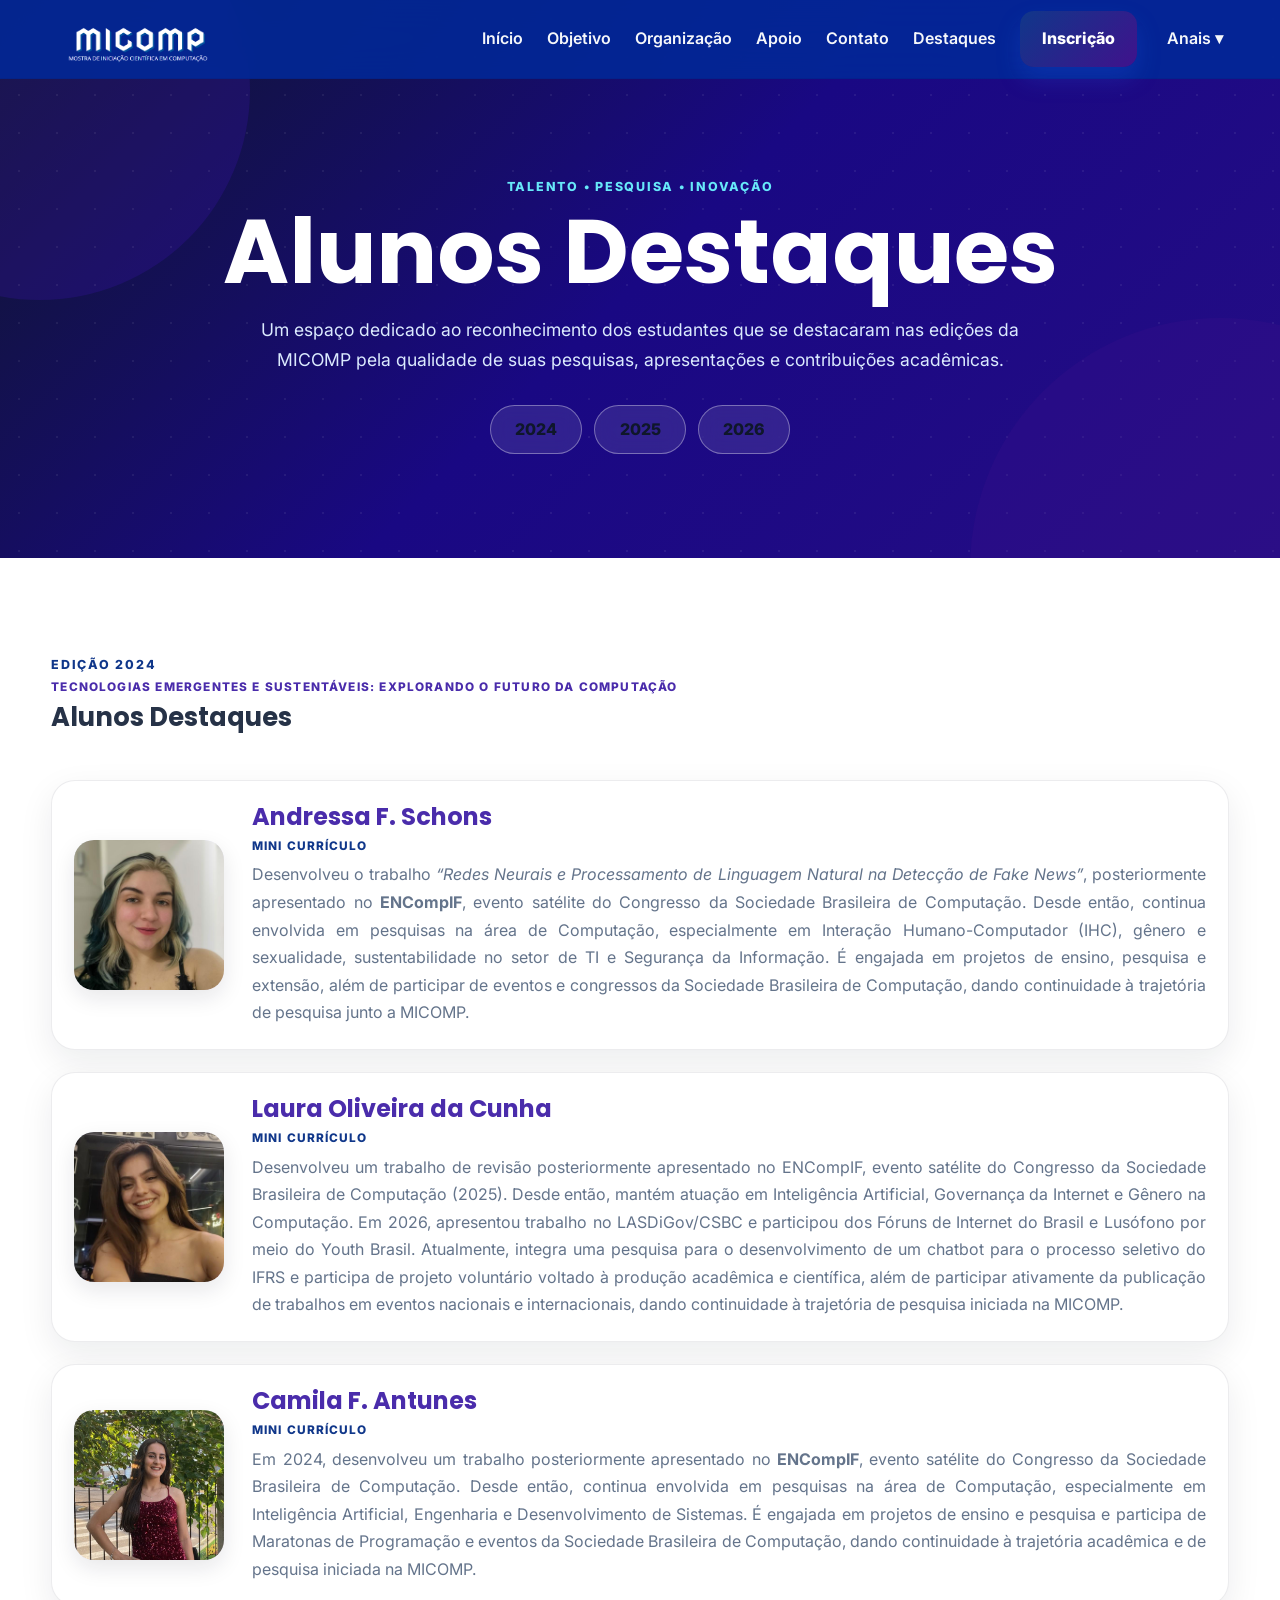
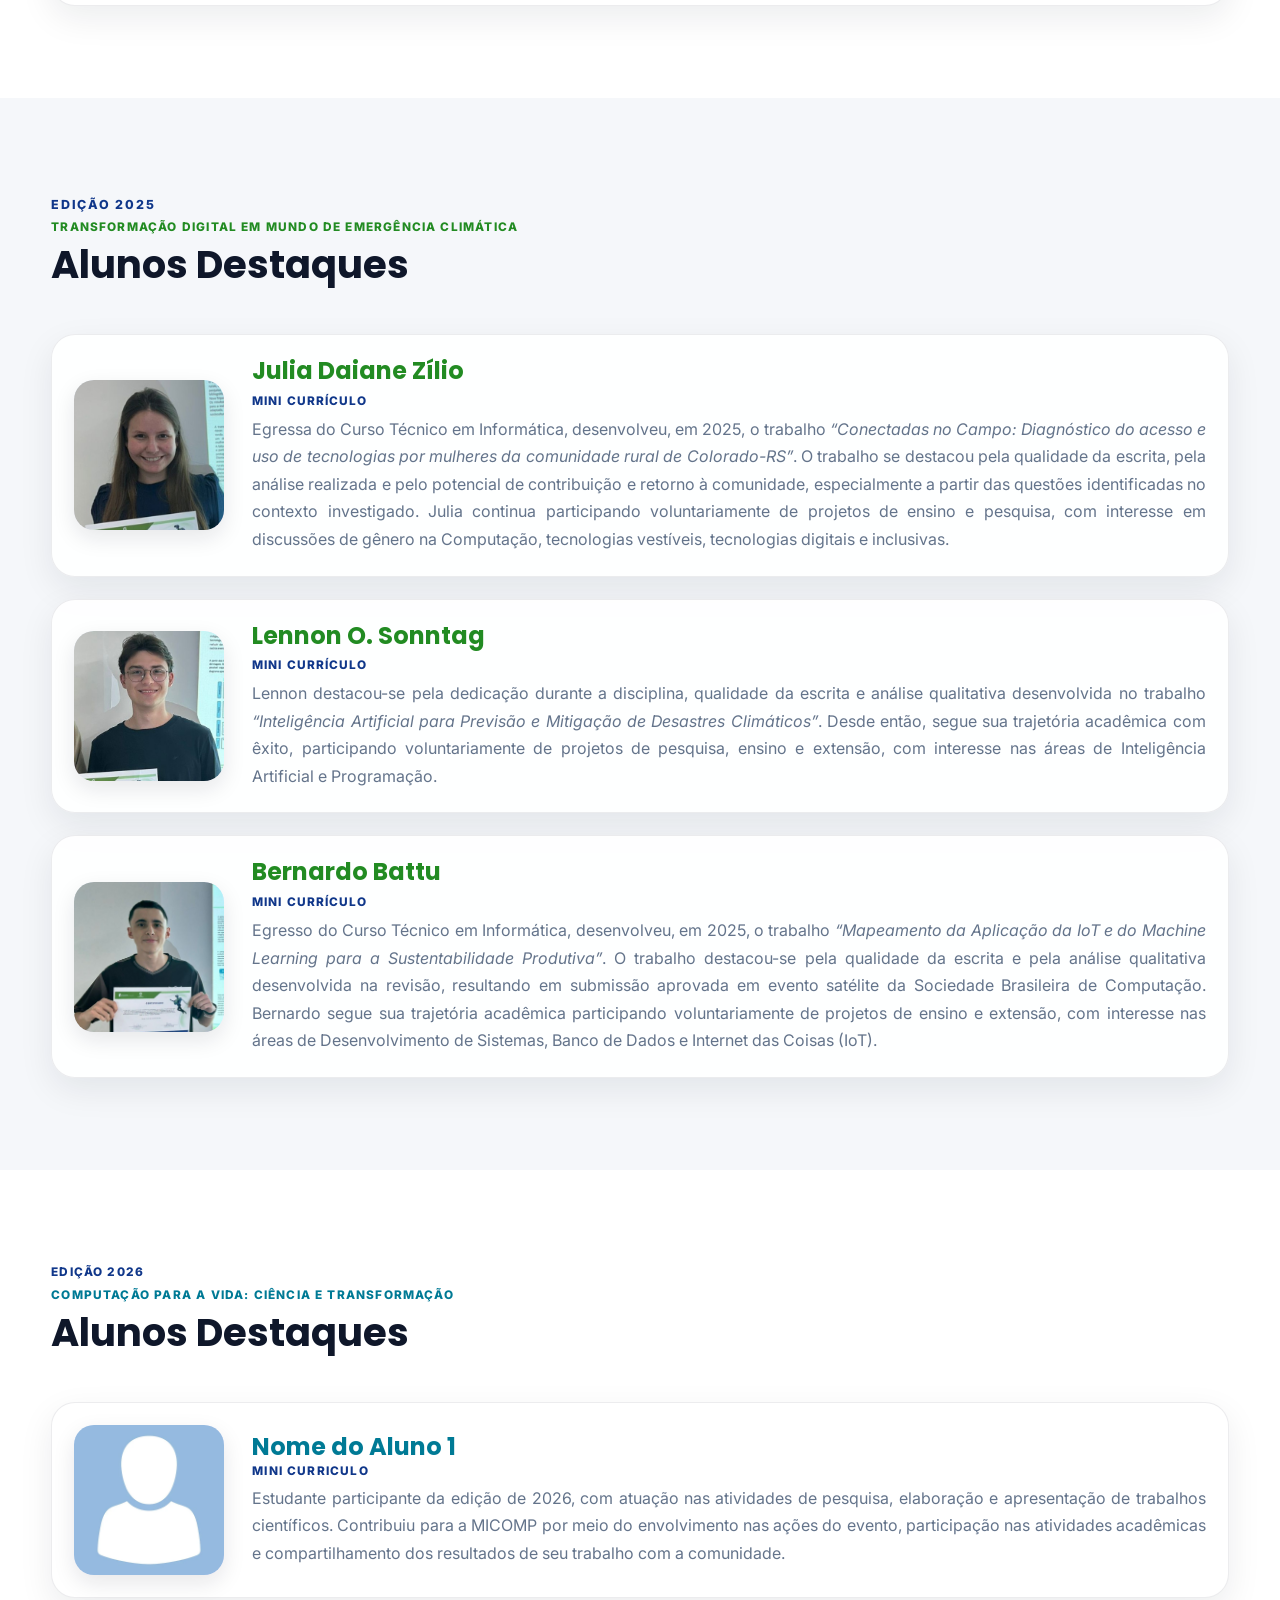
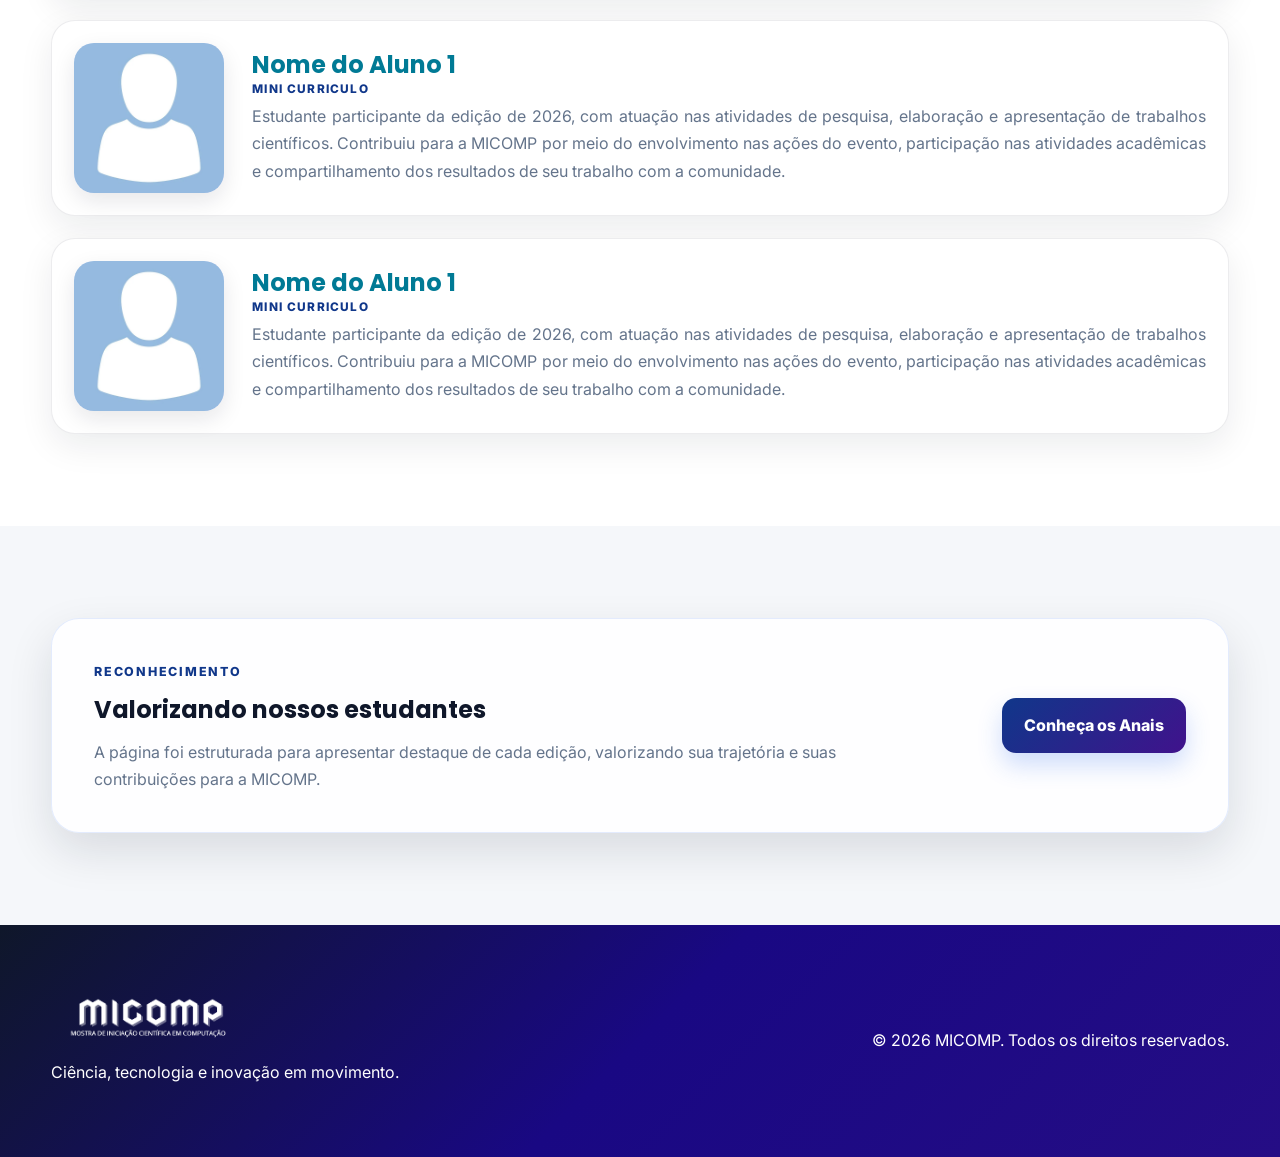
<file: destaques.html>
<!doctype html>
<html lang="pt-BR">

<head>
    <meta charset="utf-8">
    <meta name="viewport" content="width=device-width,initial-scale=1">
    <meta name="description" content="Alunos destaques das edições da MICOMP">
    <title>Alunos Destaques | MICOMP</title>
    <link rel="stylesheet" href="css/style.css">
</head>

<body>
    <header class="nav">
        <div class="container nav-inner">
            <a class="brand" href="index.html"><img src="img/logo.png" alt="MICOMP"></a>
            <button class="menu-btn" aria-label="Abrir menu" aria-expanded="false">☰</button>
            <nav class="nav-links" aria-label="Navegação principal">
                <a href="index.html#inicio" class="a-link">Início</a>
                <a href="index.html#objetivo" class="a-link">Objetivo</a>
                <a href="index.html#organizacao" class="a-link">Organização</a>
                <a href="index.html#apoio" class="a-link">Apoio</a>
                <a href="index.html#contato" class="a-link">Contato</a>
                <a href="destaques.html" class="a-link">Destaques</a>
                <a class="btn btn-primary" href="https://integra.ifrs.edu.br/institucional/eventos/micomp-mostra-de-iniciacao-cientifica-em-computacao">Inscrição</a>
                <div class="dropdown"><button class="dropdown-toggle" aria-haspopup="true">Anais ▾</button>
                    <div class="dropdown-menu">
                        <a href="anais2024.html">Anais 2024</a>
                        <a href="anais2025.html">Anais 2025</a>
                        <a href="anais2026.html">Anais 2026</a>
                    </div>
                </div>
            </nav>
        </div>
    </header>


    <main>
        <section class="highlights-hero">
            <div class="particles"></div>
            <div class="container highlights-hero-content reveal">
                <span class="eyebrow" style="color:#67e8f9">Talento • Pesquisa • Inovação</span>
                <h1>Alunos Destaques</h1>
                <p>Um espaço dedicado ao reconhecimento dos estudantes que se destacaram nas edições da MICOMP pela qualidade de suas pesquisas, apresentações e contribuições acadêmicas.</p>
                <div class="year-jump">
                    <a href="#alunos-2024">2024</a>
                    <a href="#alunos-2025">2025</a>
                    <a href="#alunos-2026">2026</a>
                </div>
            </div>
        </section>

        <section class="section" id="alunos-2024">
            <div class="container">
                <div class="year-heading reveal">
                    <div><span class="eyebrow">Edição 2024 </span>
                        <span class="student-edition" style="color:#4a2cab">Tecnologias Emergentes e Sustentáveis: Explorando o Futuro da Computação</span>
                        <h3 class="title-destaque">Alunos Destaques</h3>
                    </div>
                </div>
                <div class="student-list">
                    <article class="student-list-item reveal">
                        <div class="student-list-photo">
                            <img src="img/alunos/1.jpg" alt="Foto do aluno destaque 1 de 2024" loading="lazy">
                        </div>
                        <div class="student-list-content">
                            <div class="student-list-top">
                                <div>
                                    <h3 style="color:#4a2cab">Andressa F. Schons</h3>
                                </div>
                            </div>
                            <span class="student-work-label">Mini currículo</span>
                            <p style="text-align:justify"> Desenvolveu o trabalho <i>“Redes Neurais e Processamento de Linguagem Natural na Detecção de Fake News”</i>, posteriormente apresentado no <b>ENCompIF</b>, evento satélite do Congresso da Sociedade Brasileira de Computação.
                                Desde então, continua envolvida em pesquisas na área de Computação, especialmente em Interação Humano-Computador (IHC), gênero e sexualidade, sustentabilidade no setor de TI e Segurança da Informação. É engajada em projetos
                                de ensino, pesquisa e extensão, além de participar de eventos e congressos da Sociedade Brasileira de Computação, dando continuidade à trajetória de pesquisa junto a MICOMP.


                            </p>
                        </div>
                    </article>
                    <article class="student-list-item reveal">
                        <div class="student-list-photo">
                            <img src="img/alunos/2.jpg" alt="Foto do aluno destaque 2 de 2024" loading="lazy">
                        </div>
                        <div class="student-list-content">
                            <div class="student-list-top">
                                <div>
                                    <!-- <span class="student-edition">MICOMP 2023</span> -->
                                    <h3 style="color:#4a2cab">Laura Oliveira da Cunha</h3>

                                </div>
                            </div>
                            <span class="student-work-label">Mini currículo</span>
                            <p style="text-align:justify">Desenvolveu um trabalho de revisão posteriormente apresentado no ENCompIF, evento satélite do Congresso da Sociedade Brasileira de Computação (2025). Desde então, mantém atuação em Inteligência Artificial, Governança da Internet
                                e Gênero na Computação. Em 2026, apresentou trabalho no LASDiGov/CSBC e participou dos Fóruns de Internet do Brasil e Lusófono por meio do Youth Brasil. Atualmente, integra uma pesquisa para o desenvolvimento de um chatbot
                                para o processo seletivo do IFRS e participa de projeto voluntário voltado à produção acadêmica e científica, além de participar ativamente da publicação de trabalhos em eventos nacionais e internacionais, dando continuidade
                                à trajetória de pesquisa iniciada na MICOMP.
                            </p>
                        </div>
                    </article>
                    <article class="student-list-item reveal">
                        <div class="student-list-photo">
                            <img src="img/alunos/3.png" alt="Foto do aluno destaque 3 de 2024" loading="lazy">
                        </div>
                        <div class="student-list-content">
                            <div class="student-list-top">
                                <div>
                                    <!-- <span class="student-edition">MICOMP 2023</span> -->
                                    <h3 style="color:#4a2cab">Camila F. Antunes</h3>
                                </div>

                            </div>
                            <span class="student-work-label">Mini currículo</span>
                            <p style="text-align:justify">Em 2024, desenvolveu um trabalho posteriormente apresentado no <b>ENCompIF</b>, evento satélite do Congresso da Sociedade Brasileira de Computação. Desde então, continua envolvida em pesquisas na área de Computação, especialmente
                                em Inteligência Artificial, Engenharia e Desenvolvimento de Sistemas. É engajada em projetos de ensino e pesquisa e participa de Maratonas de Programação e eventos da Sociedade Brasileira de Computação, dando continuidade
                                à trajetória acadêmica e de pesquisa iniciada na MICOMP.</p>
                        </div>
                    </article>
                </div>
            </div>
        </section>

        <section class="section alt" id="alunos-2025">
            <div class="container">
                <div class="year-heading reveal">
                    <div><span class="eyebrow">Edição 2025</span>
                        <span class="student-edition" style="color:#228B22">Transformação Digital em Mundo de Emergência Climática</span>
                        <h2 class="title">Alunos Destaques</h2>
                    </div>

                </div>
                <div class="student-list">
                    <article class="student-list-item reveal">
                        <div class="student-list-photo">
                            <img src="img/alunos/3.jpeg" alt="Foto do aluno destaque 1 de 2024" loading="lazy">
                        </div>
                        <div class="student-list-content">
                            <div class="student-list-top">
                                <div>
                                    <!-- <span class="student-edition">MICOMP 2025</span> -->
                                    <h3 style="color:#228B22">Julia Daiane Zílio</h3>
                                    <span class="student-work-label">Mini currículo</span>
                                </div>

                            </div>
                            <p style="text-align:justify">
                                Egressa do Curso Técnico em Informática, desenvolveu, em 2025, o trabalho <i>“Conectadas no Campo: Diagnóstico do acesso e uso de tecnologias por mulheres da comunidade rural de Colorado-RS”</i>. O trabalho se destacou
                                pela qualidade da escrita, pela análise realizada e pelo potencial de contribuição e retorno à comunidade, especialmente a partir das questões identificadas no contexto investigado. Julia continua participando voluntariamente
                                de projetos de ensino e pesquisa, com interesse em discussões de gênero na Computação, tecnologias vestíveis, tecnologias digitais e inclusivas.
                            </p>
                        </div>
                    </article>
                    <article class="student-list-item reveal">
                        <div class="student-list-photo">
                            <img src="img/alunos/4.jpeg" alt="Foto do aluno destaque 2 de 2024" loading="lazy">
                        </div>
                        <div class="student-list-content">
                            <div class="student-list-top">
                                <div>
                                    <h3 style="color:#228B22"> Lennon O. Sonntag</h3>
                                    <span class="student-work-label">Mini currículo</span>
                                </div>
                            </div>
                            <p style="text-align:justify">Lennon destacou-se pela dedicação durante a disciplina, qualidade da escrita e análise qualitativa desenvolvida no trabalho <i>“Inteligência Artificial para Previsão e Mitigação de Desastres Climáticos”</i>. Desde então, segue
                                sua trajetória acadêmica com êxito, participando voluntariamente de projetos de pesquisa, ensino e extensão, com interesse nas áreas de Inteligência Artificial e Programação.</p>
                        </div>
                    </article>
                    <article class="student-list-item reveal">
                        <div class="student-list-photo">
                            <img src="img/alunos/5.jpeg" alt="Foto do aluno destaque 3 de 2024" loading="lazy">
                        </div>
                        <div class="student-list-content">
                            <div class="student-list-top">
                                <div>
                                    <h3 style="color:#228B22">Bernardo Battu</h3>
                                    <span class="student-work-label">Mini currículo</span>
                                </div>

                            </div>
                            <p style="text-align:justify">Egresso do Curso Técnico em Informática, desenvolveu, em 2025, o trabalho <i>“Mapeamento da Aplicação da IoT e do Machine Learning para a Sustentabilidade Produtiva”</i>. O trabalho destacou-se pela qualidade da escrita e pela
                                análise qualitativa desenvolvida na revisão, resultando em submissão aprovada em evento satélite da Sociedade Brasileira de Computação. Bernardo segue sua trajetória acadêmica participando voluntariamente de projetos de
                                ensino e extensão, com interesse nas áreas de Desenvolvimento de Sistemas, Banco de Dados e Internet das Coisas (IoT).</p>
                        </div>
                    </article>
                </div>
            </div>
        </section>

        <section class="section" id="alunos-2026">
            <div class="container">
                <div class="year-heading reveal">
                    <div> <span class="student-edition">Edição 2026 </span>
                        <span class="student-edition" style="color:#007a95">COMPUTAÇÃO para a VIDA: Ciência e Transformação</span>
                        <h2 class="title">Alunos Destaques</h2>
                    </div>
                </div>
                <div class="student-list">
                    <article class="student-list-item reveal">
                        <div class="student-list-photo">
                            <img src="img/alunos/0.png" alt="Foto do aluno destaque 1 de 2025" loading="lazy">
                        </div>
                        <div class="student-list-content">
                            <div class="student-list-top">
                                <div>
                                    <h3 style="color:#007a95">Nome do Aluno 1</h3>
                                    <span class="student-edition">Mini Curriculo</span>
                                </div>

                            </div>
                            <p style="text-align:justify">Estudante participante da edição de 2026, com atuação nas atividades de pesquisa, elaboração e apresentação de trabalhos científicos. Contribuiu para a MICOMP por meio do envolvimento nas ações do evento, participação nas atividades
                                acadêmicas e compartilhamento dos resultados de seu trabalho com a comunidade.</p>
                        </div>
                    </article>
                    <article class="student-list-item reveal">
                        <div class="student-list-photo">
                            <img src="img/alunos/0.png" alt="Foto do aluno destaque 1 de 2025" loading="lazy">
                        </div>
                        <div class="student-list-content">
                            <div class="student-list-top">
                                <div>
                                    <h3 style="color:#007a95">Nome do Aluno 1</h3>
                                    <span class="student-edition">Mini Curriculo</span>
                                </div>

                            </div>
                            <p style="text-align:justify">Estudante participante da edição de 2026, com atuação nas atividades de pesquisa, elaboração e apresentação de trabalhos científicos. Contribuiu para a MICOMP por meio do envolvimento nas ações do evento, participação nas atividades
                                acadêmicas e compartilhamento dos resultados de seu trabalho com a comunidade.</p>
                        </div>
                    </article>
                    <article class="student-list-item reveal">
                        <div class="student-list-photo">
                            <img src="img/alunos/0.png" alt="Foto do aluno destaque 1 de 2025" loading="lazy">
                        </div>
                        <div class="student-list-content">
                            <div class="student-list-top">
                                <div>
                                    <h3 style="color:#007a95">Nome do Aluno 1</h3>
                                    <span class="student-edition">Mini Curriculo</span>
                                </div>

                            </div>
                            <p style="text-align:justify">Estudante participante da edição de 2026, com atuação nas atividades de pesquisa, elaboração e apresentação de trabalhos científicos. Contribuiu para a MICOMP por meio do envolvimento nas ações do evento, participação nas atividades
                                acadêmicas e compartilhamento dos resultados de seu trabalho com a comunidade.</p>
                        </div>
                    </article>
                </div>
            </div>
        </section>

        <section class="section alt">
            <div class="container">
                <div class="highlight-note reveal">
                    <div><span class="eyebrow">Reconhecimento</span>
                        <h2>Valorizando nossos estudantes</h2>
                        <p>A página foi estruturada para apresentar destaque de cada edição, valorizando sua trajetória e suas contribuições para a MICOMP.</p>
                    </div>
                    <a class="btn btn-primary" href="index.html#anais">Conheça os Anais</a>
                </div>
            </div>
        </section>
    </main>

    <footer class="footer" id="contato">
        <div class="container footer-grid">
            <div><img src="img/logo.png" alt="MICOMP">
                <p>Ciência, tecnologia e inovação em movimento.</p>
            </div>
            <p>© 2026 MICOMP. Todos os direitos reservados.</p>
        </div>
    </footer>
    <button class="back-top" aria-label="Voltar ao topo">↑</button>
    <script src="js/script.js"></script>
</body>

</html>
</file>
<file: css/style.css>
@import url('https://fonts.googleapis.com/css2?family=Inter:wght@400;500;600;700;800&family=Poppins:wght@600;700;800&display=swap');
:root {
    --navy: #0F172A;
    --purple: #40128c;
    --blue: #10378a;
    --cyan: #3e12b6;
    --light: #F5F7FA;
    --white: #fff;
    --text: #263247;
    --muted: #64748B;
    --grad: linear-gradient(135deg, #0F172A, #190883, #250d85);
    --shadow: 0 18px 45px rgba(15, 23, 42, .12);
    --radius: 24px
}

* {
    box-sizing: border-box
}

html {
    scroll-behavior: smooth
}

body {
    margin: 0;
    font-family: Inter, Arial, sans-serif;
    color: var(--text);
    background: #fff;
    line-height: 1.7;
    overflow-x: hidden
}

img {
    max-width: 100%;
    display: block
}

a {
    text-decoration: none;
    color: #0F172A;
}

.a-link {
    text-decoration: none;
    color: var(--light);
}

.container {
    width: min(1180px, 92%);
    margin: auto
}

.section {
    padding: 92px 0
}

.section.alt {
    background: var(--light)
}

.eyebrow {
    display: inline-block;
    color: var(--blue);
    font-weight: 800;
    text-transform: uppercase;
    letter-spacing: .14em;
    font-size: .78rem
}

.title {
    font-family: Poppins, sans-serif;
    font-size: clamp(1rem, 3vw, 2.4rem);
    line-height: 1.12;
    margin: .35rem 0 1rem;
    color: var(--navy)
}

.title-destaque {
    font-family: Poppins, sans-serif;
    font-size: clamp(1rem, 2vw, 2rem);
    line-height: 1.12;
    margin: .35rem 0 1rem;
}

.subtitle-destaque {
    font-family: Poppins, sans-serif;
    font-size: clamp(1rem, 2vw, 1, 5rem);
    line-height: 1.12;
    margin: .35rem 0 1rem;
}

.lead {
    font-size: 1.08rem;
    color: var(--muted);
    max-width: 760px
}

.nav {
    position: fixed;
    inset: 0 0 auto;
    z-index: 1000;
    background: rgba(2, 40, 152, 0.88);
    backdrop-filter: blur(18px);
    border-bottom: 1px solid rgba(15, 23, 42, .08);
    transition: .3s
}

.nav.scrolled {
    box-shadow: 0 10px 30px rgba(15, 23, 42, .08)
}

.nav-inner {
    height: 78px;
    display: flex;
    align-items: center;
    justify-content: space-between;
    gap: 28px
}

.brand img {
    width: 170px
}

.nav-links {
    display: flex;
    align-items: center;
    gap: 24px;
    font-weight: 600
}

.nav-links a:hover,
.dropdown-toggle:hover {
    color: var(--light)
}

.btn {
    display: inline-flex;
    align-items: center;
    justify-content: center;
    gap: 10px;
    border: 0;
    border-radius: 14px;
    padding: 14px 22px;
    font-weight: 800;
    cursor: pointer;
    transition: .25s
}

.btn-primary {
    background: linear-gradient(135deg, var(--blue), var(--purple));
    color: white;
    box-shadow: 0 12px 24px rgba(37, 99, 235, .22)
}

.btn-primary:hover {
    transform: translateY(-2px);
    box-shadow: 0 16px 30px rgba(37, 99, 235, .3)
}

.btn-outline {
    border: 1px solid rgba(255, 255, 255, 0);
    color: white;
    background: rgba(255, 255, 255, .09)
}

.menu-btn {
    display: none;
    background: none;
    border: 0;
    font-size: 1.7rem;
    color: var(--light);
}

.dropdown {
    position: relative
}

.dropdown-toggle {
    background: none;
    border: 0;
    font: inherit;
    color: var(--light);
    cursor: pointer
}

.dropdown-menu {
    position: absolute;
    top: 42px;
    right: 0;
    min-width: 190px;
    padding: 10px;
    background: #fff;
    border-radius: 14px;
    box-shadow: var(--shadow);
    opacity: 0;
    visibility: hidden;
    transform: translateY(-8px);
    transition: .2s
}

.dropdown.open .dropdown-menu {
    opacity: 1;
    visibility: visible;
    transform: none
}

.dropdown-menu a {
    display: block;
    padding: 10px 12px;
    border-radius: 9px
}

.dropdown-menu a:hover {
    background: var(--light);
    color: var(--navy)
}

.hero {
    min-height: 94vh;
    padding: 135px 0 65px;
    display: grid;
    place-items: center;
    text-align: center;
    color: var(--navy);
    background: var(--grad);
    position: relative;
    overflow: hidden
}

.hero:before,
.hero:after {
    content: '';
    position: absolute;
    border-radius: 50%;
    filter: blur(2px);
    opacity: .3
}

.hero:before {
    width: 520px;
    height: 520px;
    background: var(--cyan);
    left: -220px;
    top: 10%
}

.hero:after {
    width: 620px;
    height: 620px;
    background: var(--purple);
    right: -260px;
    bottom: -260px
}

.particles {
    position: absolute;
    inset: 0;
    background-image: radial-gradient(circle, rgba(255, 255, 255, .26) 1px, transparent 1px);
    background-size: 38px 38px;
    opacity: .25
}

.hero-content {
    position: relative;
    z-index: 2;
    max-width: 900px
}

.hero-logo {
    width: min(900px, 75vw);
    margin: 0 auto 22px;
    filter: brightness(0) invert(1)
}

.hero h1 {
    font-family: Poppins, sans-serif;
    font-size: clamp(2.5rem, 7vw, 5.7rem);
    line-height: 1;
    margin: .2rem 0
}

.hero p {
    font-size: clamp(1rem, 2vw, 1.28rem);
    max-width: 760px;
    margin: 18px auto 32px;
    color: #dbeafe
}

.hero-actions {
    display: flex;
    justify-content: center;
    gap: 14px;
    flex-wrap: wrap
}

.carousel {
    position: relative;
    overflow: hidden;
    border-radius: 30px;
    box-shadow: var(--shadow);
    min-height: 520px
}

.slide {
    position: absolute;
    inset: 0;
    opacity: 0;
    transition: opacity 1s
}

.slide.active {
    opacity: 1
}

.slide img {
    width: 100%;
    height: 520px;
    object-fit: cover
}

.slide:after {
    content: '';
    position: absolute;
    inset: 0;
    background: linear-gradient(0deg, rgba(15, 23, 42, .55), transparent 55%)
}

.dots {
    display: flex;
    justify-content: center;
    gap: 8px;
    margin-top: 20px
}

.dot {
    width: 10px;
    height: 10px;
    border-radius: 50%;
    background: #cbd5e1
}

.dot.active {
    width: 28px;
    border-radius: 20px;
    background: var(--blue)
}

.split {
    display: grid;
    grid-template-columns: 1.1fr .9fr;
    gap: 55px;
    align-items: center
}

.tech-art {
    min-height: 430px;
    border-radius: var(--radius);
    position: relative;
    overflow: hidden;
    box-shadow: var(--shadow)
}

.tech-art:before {
    content: '';
    position: absolute;
    inset: 12%;
}

.tech-art:after {
    position: absolute;
    inset: 0;
    display: grid;
    place-items: center;
    font-size: 9rem;
    color: white;
    font-weight: 800
}

.banner-copy {
    width: 100%;
    display: flex;
    justify-content: center;
    align-items: center;
}

.banner-copy .tech-art {
    display: block;
    width: auto !important;
    max-width: 100% !important;
    height: auto !important;
    max-height: none !important;
    object-fit: contain !important;
}

.year-hero {
    position: relative;
    width: 100%;
    min-height: 520px;
    display: flex;
    align-items: center;
    justify-content: center;
    background-size: cover;
    background-position: center;
    background-repeat: no-repeat;
    padding: 70px 20px;
    overflow: hidden;
}

.year-hero .container {
    width: 100%;
    max-width: 1200px;
    margin: 0 auto;
    display: flex;
    align-items: center;
    justify-content: center;
}

.year-hero .banner-copy {
    width: 100%;
    display: flex;
    justify-content: center;
    align-items: center;
}

.year-hero .tech-art {
    display: block;
    width: 100%;
    max-width: 1100px;
    height: auto !important;
    object-fit: contain;
}

.icon-footer {
    width: 35px;
    height: 35px;
    object-fit: contain;
}


/* TABLET */

@media (max-width: 900px) {
    .year-hero {
        min-height: 400px;
        padding: 50px 20px;
    }
    .year-hero .container {
        max-width: 850px;
    }
    .year-hero .banner-copy {
        width: 90%;
    }
    .year-hero .tech-art {
        width: 100%;
        height: auto !important;
    }
}


/* CELULAR */

@media (max-width: 600px) {
    .year-hero {
        min-height: 280px;
        padding: 30px 12px;
        background-size: cover;
        background-position: center;
    }
    .year-hero .container {
        width: 100%;
        padding: 0;
    }
    .year-hero .banner-copy {
        width: 82%;
        margin: 0 auto;
    }
    .year-hero .tech-art {
        width: 100%;
        height: auto !important;
        max-width: 100%;
    }
}


/* CELULARES PEQUENOS */

@media (max-width: 400px) {
    .year-hero {
        min-height: 230px;
        padding: 22px 8px;
    }
    .year-hero .banner-copy {
        width: 76%;
    }
}

.grid {
    display: grid;
    grid-template-columns: repeat(3, 1fr);
    gap: 24px
}

.card {
    background: white;
    border: 1px solid rgba(15, 23, 42, .07);
    border-radius: var(--radius);
    padding: 24px;
    box-shadow: 0 10px 30px rgba(15, 23, 42, .07);
    transition: .3s
}

.card:hover {
    transform: translateY(-7px);
    box-shadow: var(--shadow)
}

.person img {
    width: 100%;
    aspect-ratio: 1/1;
    object-fit: cover;
    border-radius: 18px
}

.person h3 {
    margin: 16px 0 2px;
    color: var(--navy)
}

.person p {
    margin: 0;
    color: var(--muted)
}

.logo-grid {
    display: grid;
    grid-template-columns: repeat(6, 1fr);
    gap: 18px
}

.logo-card {
    background: white;
    padding: 20px;
    border-radius: 18px;
    box-shadow: 0 8px 24px rgba(15, 23, 42, .07);
    transition: .25s
}

.logo-card:hover {
    transform: scale(1.06);
    box-shadow: var(--shadow)
}

.socials {
    display: flex;
    gap: 18px;
    flex-wrap: wrap
}

.social {
    width: 120px;
    height: 120px;
    border-radius: 25px;
    background: var(--grad);
    display: grid;
    place-items: center;
    color: white;
    font-size: 2.3rem;
    font-weight: 800;
    box-shadow: var(--shadow);
    transition: .3s
}

.social:hover {
    transform: translateY(-8px) rotate(3deg)
}

.footer {
    background: var(--grad);
    color: white;
    padding: 55px 0
}

.footer-grid {
    display: flex;
    align-items: center;
    justify-content: space-between;
    gap: 30px
}

.footer img {
    width: 190px;
    filter: brightness(0) invert(1)
}

.back-top {
    position: fixed;
    right: 22px;
    bottom: 22px;
    width: 48px;
    height: 48px;
    border-radius: 50%;
    border: 0;
    background: var(--grad);
    color: #fff;
    font-size: 1.3rem;
    opacity: 0;
    visibility: hidden;
    transition: .25s;
    z-index: 900
}

.back-top.show {
    opacity: 1;
    visibility: visible
}

.reveal {
    opacity: 0;
    transform: translateY(25px);
    transition: .7s
}

.reveal.visible {
    opacity: 1;
    transform: none
}


/* Anais */

.year-hero {
    padding: 130px 0 48px;
    background: var(--light)
}

.banner {
    min-height: 570px;
    border-radius: 32px;
    background-position: center;
    background-size: cover;
    position: relative;
    display: flex;
    align-items: flex-end;
    overflow: hidden;
    box-shadow: var(--shadow)
}

.banner:before {
    content: '';
    position: absolute;
    inset: 0;
    background: linear-gradient(0deg, rgba(15, 23, 42, .88), rgba(15, 23, 42, .1))
}

.banner-copy {
    position: relative;
    z-index: 2;
    color: white;
    padding: 60px
}

.banner-copy h1 {
    font-size: clamp(3rem, 6vw, 5.5rem);
    margin: 0;
    font-family: Poppins
}

.timeline {
    position: relative;
    margin-top: 38px
}

.timeline:before {
    content: '';
    position: absolute;
    left: 87px;
    top: 0;
    bottom: 0;
    width: 3px;
    background: linear-gradient(var(--blue), var(--purple))
}

.time-item {
    display: grid;
    grid-template-columns: 70px 1fr;
    gap: 35px;
    margin: 0 0 24px
}

.time {
    font-weight: 800;
    color: var(--blue)
}

.time-card {
    background: white;
    padding: 22px;
    border-radius: 18px;
    box-shadow: 0 8px 25px rgba(15, 23, 42, .08)
}

.topic-grid {
    grid-template-columns: repeat(5, 1fr)
}

.topic {
    background: linear-gradient(145deg, #fff, #f7f9ff);
    min-height: 130px;
    display: flex;
    align-items: center;
    justify-content: center;
    text-align: center;
    font-weight: 800;
    color: var(--navy)
}

.submission-grid {
    display: grid;
    grid-template-columns: repeat(3, 1fr);
    gap: 20px
}

.submission-card {
    padding: 28px;
    border-radius: 22px;
    background: rgba(255, 255, 255, .8);
    backdrop-filter: blur(12px);
    box-shadow: var(--shadow);
    border: 1px solid rgba(37, 99, 235, .12)
}

.submission-card .icon {
    font-size: 2rem
}

.downloads {
    padding: 45px;
    border-radius: 28px;
    background: var(--grad);
    color: white;
    display: flex;
    justify-content: space-between;
    align-items: center;
    gap: 25px
}

.downloads h2 {
    margin: 0;
    font-size: 2rem
}

.table-wrap {
    overflow: auto;
    border-radius: 20px;
    box-shadow: var(--shadow)
}

table {
    width: 100%;
    border-collapse: collapse;
    background: white;
    min-width: 850px
}

th,
td {
    padding: 18px;
    text-align: left;
    border-bottom: 1px solid #e7ecf2
}

th {
    background: var(--navy);
    color: white
}

tr:hover td {
    background: #f8faff
}

.pdf {
    display: inline-block;
    padding: 8px 12px;
    border-radius: 10px;
    background: linear-gradient(135deg, var(--blue), var(--purple));
    color: white;
    font-weight: 700
}

@media(max-width:900px) {
    .menu-btn {
        display: block
    }
    .nav-links {
        position: fixed;
        top: 78px;
        left: 0;
        right: 0;
        background: #250d85;
        display: none;
        flex-direction: column;
        align-items: stretch;
        padding: 24px;
        box-shadow: var(--cyan);
        color: var(--navy);
    }
    .nav-links.open {
        display: flex
    }
    .dropdown-menu {
        position: static;
        display: none;
        box-shadow: none;
        opacity: 1;
        visibility: visible;
        transform: none;
        padding-left: 15px
    }
    .dropdown.open .dropdown-menu {
        display: block
    }
    .split {
        grid-template-columns: 1fr
    }
    .grid {
        grid-template-columns: repeat(2, 1fr)
    }
    .logo-grid {
        grid-template-columns: repeat(3, 1fr)
    }
    .topic-grid {
        grid-template-columns: repeat(2, 1fr)
    }
    .submission-grid {
        grid-template-columns: repeat(2, 1fr)
    }
    .footer-grid,
    .downloads {
        flex-direction: column;
        align-items: flex-start
    }
}

@media(max-width:600px) {
    .section {
        padding: 68px 0
    }
    .hero {
        min-height: 88vh
    }
    .grid,
    .submission-grid {
        grid-template-columns: 1fr
    }
    .logo-grid {
        grid-template-columns: repeat(2, 1fr)
    }
    .carousel,
    .slide img {
        min-height: 340px;
        height: 340px
    }
    .banner {
        min-height: 460px
    }
    .banner-copy {
        padding: 28px
    }
    .topic-grid {
        grid-template-columns: 1fr
    }
    .time-item {
        grid-template-columns: 55px 1fr;
        gap: 20px
    }
    .timeline:before {
        left: 66px
    }
    .social {
        width: 92px;
        height: 92px
    }
    .brand img {
        width: 145px
    }
}


/* Alunos Destaques */

.highlights-hero {
    min-height: 62vh;
    padding: 150px 0 82px;
    display: flex;
    align-items: center;
    text-align: center;
    color: #fff;
    background: var(--grad);
    position: relative;
    overflow: hidden
}

.highlights-hero:before,
.highlights-hero:after {
    content: '';
    position: absolute;
    border-radius: 50%;
    opacity: .24
}

.highlights-hero:before {
    width: 420px;
    height: 420px;
    background: var(--cyan);
    left: -170px;
    top: -120px
}

.highlights-hero:after {
    width: 500px;
    height: 500px;
    background: var(--purple);
    right: -190px;
    bottom: -260px
}

.highlights-hero-content {
    position: relative;
    z-index: 2;
    max-width: 920px
}

.highlights-hero h1 {
    font-family: Poppins, sans-serif;
    font-size: clamp(3rem, 7vw, 5.7rem);
    line-height: 1.05;
    margin: .4rem 0 1rem
}

.highlights-hero p {
    max-width: 780px;
    margin: 0 auto;
    color: #dbeafe;
    font-size: 1.1rem
}

.year-jump {
    display: flex;
    justify-content: center;
    gap: 12px;
    flex-wrap: wrap;
    margin-top: 30px
}

.year-jump a {
    min-width: 92px;
    padding: 10px 18px;
    border-radius: 999px;
    border: 1px solid rgba(255, 255, 255, .35);
    background: rgba(255, 255, 255, .1);
    backdrop-filter: blur(10px);
    font-weight: 800;
    transition: .25s
}

.year-jump a:hover {
    background: #fff;
    color: var(--blue);
    transform: translateY(-2px)
}

.year-heading {
    display: flex;
    align-items: end;
    justify-content: space-between;
    gap: 25px;
    margin-bottom: 32px
}

.year-pill {
    display: inline-flex;
    align-items: center;
    justify-content: center;
    padding: 9px 17px;
    border-radius: 999px;
    background: linear-gradient(135deg, var(--blue), var(--purple));
    color: #fff;
    font-weight: 800;
    box-shadow: 0 9px 22px rgba(37, 99, 235, .2)
}

.highlight-grid {
    display: grid;
    grid-template-columns: repeat(3, 1fr);
    gap: 26px
}

.highlight-card {
    background: #fff;
    border-radius: 26px;
    overflow: hidden;
    border: 1px solid rgba(15, 23, 42, .08);
    box-shadow: 0 14px 38px rgba(15, 23, 42, .09);
    transition: .35s
}

.highlight-card:hover {
    transform: translateY(-8px);
    box-shadow: var(--shadow)
}

.highlight-image {
    position: relative;
    overflow: hidden
}

.highlight-image img {
    width: 100%;
    aspect-ratio: 16/10;
    object-fit: cover;
    transition: transform .45s
}

.highlight-card:hover .highlight-image img {
    transform: scale(1.045)
}

.highlight-badge {
    position: absolute;
    left: 18px;
    bottom: 18px;
    padding: 7px 13px;
    border-radius: 999px;
    color: #fff;
    background: linear-gradient(135deg, var(--blue), var(--purple));
    font-size: .78rem;
    font-weight: 800;
    box-shadow: 0 8px 18px rgba(15, 23, 42, .22)
}

.highlight-body {
    padding: 25px
}

.highlight-body h3 {
    font-family: Poppins, sans-serif;
    color: var(--navy);
    line-height: 1.3;
    margin: 0 0 10px;
    font-size: 1.22rem
}

.highlight-body p {
    margin: .55rem 0 0;
    color: var(--muted)
}

.highlight-authors {
    font-weight: 700
}

.highlight-note {
    padding: 38px 42px;
    border-radius: 28px;
    background: rgba(255, 255, 255, .85);
    border: 1px solid rgba(37, 99, 235, .12);
    box-shadow: var(--shadow);
    display: flex;
    align-items: center;
    justify-content: space-between;
    gap: 36px
}

.highlight-note h2 {
    font-family: Poppins, sans-serif;
    color: var(--navy);
    margin: .4rem 0 .5rem
}

.highlight-note p {
    max-width: 780px;
    margin: 0;
    color: var(--muted)
}

@media(max-width:900px) {
    .highlight-grid {
        grid-template-columns: repeat(2, 1fr)
    }
    .highlight-note {
        flex-direction: column;
        align-items: flex-start
    }
    .year-heading {
        align-items: center
    }
}

@media(max-width:600px) {
    .highlights-hero {
        min-height: 56vh;
        padding: 125px 0 65px
    }
    .highlight-grid {
        grid-template-columns: 1fr
    }
    .year-heading {
        align-items: flex-start;
        flex-direction: column
    }
    .highlight-note {
        padding: 28px 24px
    }
    .highlight-body {
        padding: 22px
    }
    .year-jump a {
        min-width: 80px
    }
}


/* Cards de Alunos Destaques */

.student-highlight-grid {
    display: grid;
    grid-template-columns: repeat(3, 1fr);
    gap: 28px
}

.student-highlight-card {
    background: #fff;
    border: 1px solid rgba(15, 23, 42, .08);
    border-radius: 28px;
    overflow: hidden;
    box-shadow: 0 14px 38px rgba(15, 23, 42, .09);
    transition: transform .35s, box-shadow .35s
}

.student-highlight-card:hover {
    transform: translateY(-8px);
    box-shadow: var(--shadow)
}

.student-photo {
    position: relative;
    overflow: hidden;
    background: linear-gradient(135deg, #eaf2ff, #f3e8ff)
}

.student-photo img {
    width: 100%;
    aspect-ratio: 4/4.35;
    object-fit: cover;
    object-position: center;
    transition: transform .45s
}

.student-highlight-card:hover .student-photo img {
    transform: scale(1.045)
}

.student-rank {
    position: absolute;
    left: 18px;
    bottom: 18px;
    padding: 8px 14px;
    border-radius: 999px;
    background: linear-gradient(135deg, var(--blue), var(--purple));
    color: #fff;
    font-size: .76rem;
    font-weight: 800;
    letter-spacing: .04em;
    box-shadow: 0 8px 20px rgba(15, 23, 42, .22)
}

.student-highlight-body {
    padding: 26px
}

.student-highlight-body h3 {
    font-family: Poppins, sans-serif;
    color: var(--navy);
    font-size: 1.4rem;
    line-height: 1.2;
    margin: 0 0 14px
}

.student-work-label {
    display: inline-block;
    color: var(--blue);
    font-size: .74rem;
    font-weight: 800;
    text-transform: uppercase;
    letter-spacing: .09em;
    margin-bottom: 5px
}

.student-highlight-body h4 {
    font-family: Poppins, sans-serif;
    color: var(--navy);
    font-size: 1.02rem;
    line-height: 1.35;
    margin: 0 0 10px
}

.student-highlight-body p {
    margin: 0;
    color: var(--muted)
}

@media(max-width:900px) {
    .student-highlight-grid {
        grid-template-columns: repeat(2, 1fr)
    }
}

@media(max-width:600px) {
    .student-highlight-grid {
        grid-template-columns: 1fr
    }
    .student-photo img {
        aspect-ratio: 16/12
    }
    .student-highlight-body {
        padding: 22px
    }
}


/* Lista de trabalhos Destaques */

.student-list {
    display: flex;
    flex-direction: column;
    gap: 22px
}

.student-list-item {
    display: grid;
    grid-template-columns: 150px 1fr;
    gap: 28px;
    align-items: center;
    background: #fff;
    border: 1px solid rgba(15, 23, 42, .08);
    border-radius: 24px;
    padding: 22px;
    box-shadow: 0 12px 34px rgba(15, 23, 42, .08);
    transition: transform .3s, box-shadow .3s
}

.section.alt .student-list-item {
    background: rgba(255, 255, 255, .9)
}

.student-list-item:hover {
    transform: translateY(-4px);
    box-shadow: var(--shadow)
}

.student-list-photo {
    width: 150px;
    height: 150px;
    border-radius: 20px;
    overflow: hidden;
    background: linear-gradient(135deg, #eaf2ff, #f3e8ff);
    box-shadow: 0 8px 22px rgba(15, 23, 42, .1)
}

.student-list-photo img {
    width: 100%;
    height: 100%;
    object-fit: cover;
    object-position: center;
    transition: transform .4s
}

.student-list-item:hover .student-list-photo img {
    transform: scale(1.04)
}

.student-list-content {
    min-width: 0
}

.student-list-top {
    display: flex;
    align-items: flex-start;
    justify-content: space-between;
    gap: 20px
}

.student-edition {
    display: block;
    color: var(--blue);
    font-size: .74rem;
    font-weight: 800;
    text-transform: uppercase;
    letter-spacing: .1em;
    margin-bottom: 3px
}

.student-list-content h3 {
    font-family: Poppins, sans-serif;
    color: var(--navy);
    font-size: 1.5rem;
    line-height: 1.2;
    margin: 0
}

.student-rank-inline {
    flex: 0 0 auto;
    padding: 7px 13px;
    border-radius: 999px;
    background: linear-gradient(135deg, var(--blue), var(--purple));
    color: #fff;
    font-size: .74rem;
    font-weight: 800;
    box-shadow: 0 7px 18px rgba(37, 99, 235, .18)
}

.student-mini-title {
    margin: 15px 0 5px!important;
    color: var(--navy)!important;
    font-weight: 800
}

.student-list-content p {
    margin: 0;
    color: var(--muted);
    line-height: 1.72
}

@media(max-width:700px) {
    .student-list-item {
        grid-template-columns: 105px 1fr;
        gap: 18px;
        padding: 18px
    }
    .student-list-photo {
        width: 105px;
        height: 105px
    }
    .student-list-top {
        display: block
    }
    .student-rank-inline {
        display: inline-flex;
        margin-top: 9px
    }
    .student-list-content h3 {
        font-size: 1.2rem
    }
    .student-mini-title {
        margin-top: 12px!important
    }
}

@media(max-width:480px) {
    .student-list-item {
        grid-template-columns: 1fr;
        text-align: center
    }
    .student-list-photo {
        width: 112px;
        height: 112px;
        margin: 0 auto
    }
    .student-list-top {
        text-align: center
    }
    .student-rank-inline {
        margin-top: 8px
    }
    .student-list-content p {
        text-align: left
    }
    .student-mini-title {
        text-align: center!important
    }
}


/* ==========================================
   ALUNOS ORGANIZADORES - 5 POR LINHA
   ========================================== */

.organizers-intro {
    max-width: 700px;
    margin: 0 0 28px;
    color: #64748b;
    line-height: 1.6;
}


/* GRID - 5 CARDS NA MESMA LINHA */

.organizers-grid {
    display: grid;
    grid-template-columns: repeat(5, 1fr);
    gap: 14px;
    width: 100%;
    margin-top: 28px;
}


/* CARD */

.organizer-card {
    min-width: 0;
    height: 100%;
    box-sizing: border-box;
    display: flex;
    flex-direction: column;
    align-items: center;
    padding: 22px 12px 20px;
    background: #ffffff;
    border: 1px solid #e5e7eb;
    border-radius: 14px;
    text-align: center;
    transition: transform 0.25s ease, box-shadow 0.25s ease, border-color 0.25s ease;
}


/* EFEITO AO PASSAR O MOUSE */

.organizer-card:hover {
    transform: translateY(-4px);
    border-color: rgba(0, 122, 149, 0.35);
    box-shadow: 0 10px 25px rgba(15, 23, 42, 0.08);
}


/* FOTO */

.organizer-photo {
    width: 95px;
    height: 95px;
    flex-shrink: 0;
    margin: 0 auto 15px;
    overflow: hidden;
    border-radius: 50%;
    border: 3px solid #e7f5f7;
    background: #f8fafc;
}


/* IMAGEM */

.organizer-photo img {
    display: block;
    width: 100%;
    height: 100%;
    object-fit: cover;
    object-position: center;
}


/* NOME DO ALUNO */

.organizer-card h3 {
    width: 100%;
    min-height: 42px;
    display: flex;
    align-items: center;
    justify-content: center;
    margin: 0 0 7px;
    font-size: 0.95rem;
    font-weight: 700;
    line-height: 1.3;
    color: #0f172a;
}


/* RESPONSABILIDADE */

.organizer-role {
    width: 100%;
    margin: 0;
    font-size: 0.82rem;
    font-weight: 600;
    line-height: 1.4;
    color: #007a95;
}


/* ==========================================
   RESPONSIVIDADE
   ========================================== */


/* Mantém os 5 ainda em notebooks */

@media (max-width: 1100px) {
    .organizers-grid {
        gap: 10px;
    }
    .organizer-card {
        padding: 20px 9px 18px;
    }
    .organizer-photo {
        width: 85px;
        height: 85px;
    }
    .organizer-card h3 {
        font-size: 0.88rem;
    }
    .organizer-role {
        font-size: 0.78rem;
    }
}


/* Tablet */

@media (max-width: 850px) {
    .organizers-grid {
        grid-template-columns: repeat(2, 1fr);
        gap: 16px;
    }
    .organizer-photo {
        width: 95px;
        height: 95px;
    }
    .organizer-card h3 {
        font-size: 0.95rem;
    }
    .organizer-role {
        font-size: 0.82rem;
    }
}


/* Celular */

@media (max-width: 520px) {
    .organizers-grid {
        grid-template-columns: 1fr;
        gap: 14px;
    }
    .organizer-card {
        padding: 22px 16px;
    }
}

.workshop-button {
    display: inline-flex;
    align-items: center;
    justify-content: center;
    gap: 8px;
    width: fit-content;
    margin-top: 20px;
    padding: 11px 22px;
    background: linear-gradient(135deg, #2563EB, #6D28D9);
    color: #FFFFFF;
    font-size: 0.9rem;
    font-weight: 600;
    text-decoration: none;
    border: none;
    border-radius: 10px;
    cursor: pointer;
    box-shadow: 0 6px 16px rgba(37, 99, 235, 0.20);
    transition: transform 0.25s ease, box-shadow 0.25s ease, opacity 0.25s ease;
}

.workshop-button:hover {
    transform: translateY(-2px);
    box-shadow: 0 10px 22px rgba(37, 99, 235, 0.28);
    opacity: 0.95;
}

.workshop-button:focus-visible {
    outline: 3px solid rgba(6, 182, 212, 0.35);
    outline-offset: 3px;
}


/* Celular */

@media (max-width: 600px) {
    .workshop-button {
        width: 100%;
        padding: 10px 16px;
        font-size: 0.85rem;
    }
}
</file>
<file: css/patrocinio.css>
/* ================================
   PATROCINADORES
================================ */

.patrocinadores {
    padding: 80px 0;
}

.patrocinadores-grid {
    display: grid;
    grid-template-columns: repeat(4, 1fr);
    gap: 24px;
    margin-top: 40px;
}

.patrocinador-card {
    width: 100%;
    aspect-ratio: 4 / 3;
    display: flex;
    align-items: center;
    justify-content: center;
    padding: 24px;
    background: #ffffff;
    border: 1px solid #e8eaf0;
    border-radius: 16px;
    box-shadow: 0 8px 25px rgba(15, 23, 42, 0.06);
    overflow: hidden;
    transition: transform 0.3s ease, box-shadow 0.3s ease, border-color 0.3s ease;
}

.patrocinador-card img {
    width: 100%;
    height: 100%;
    object-fit: contain;
    object-position: center;
}


/* Hover */

.patrocinador-card:hover {
    transform: translateY(-5px);
    border-color: rgba(109, 40, 217, 0.25);
    box-shadow: 0 15px 35px rgba(37, 99, 235, 0.10), 0 8px 20px rgba(109, 40, 217, 0.08);
}


/* ================================
   RESPONSIVO
================================ */

@media (max-width: 992px) {
    .patrocinadores-grid {
        grid-template-columns: repeat(3, 1fr);
    }
}

@media (max-width: 768px) {
    .patrocinadores-grid {
        grid-template-columns: repeat(2, 1fr);
        gap: 16px;
    }
    .patrocinador-card {
        padding: 18px;
    }
}

@media (max-width: 480px) {
    .patrocinadores-grid {
        grid-template-columns: repeat(2, 1fr);
        gap: 12px;
    }
    .patrocinador-card {
        padding: 14px;
        border-radius: 12px;
    }
}
</file>
